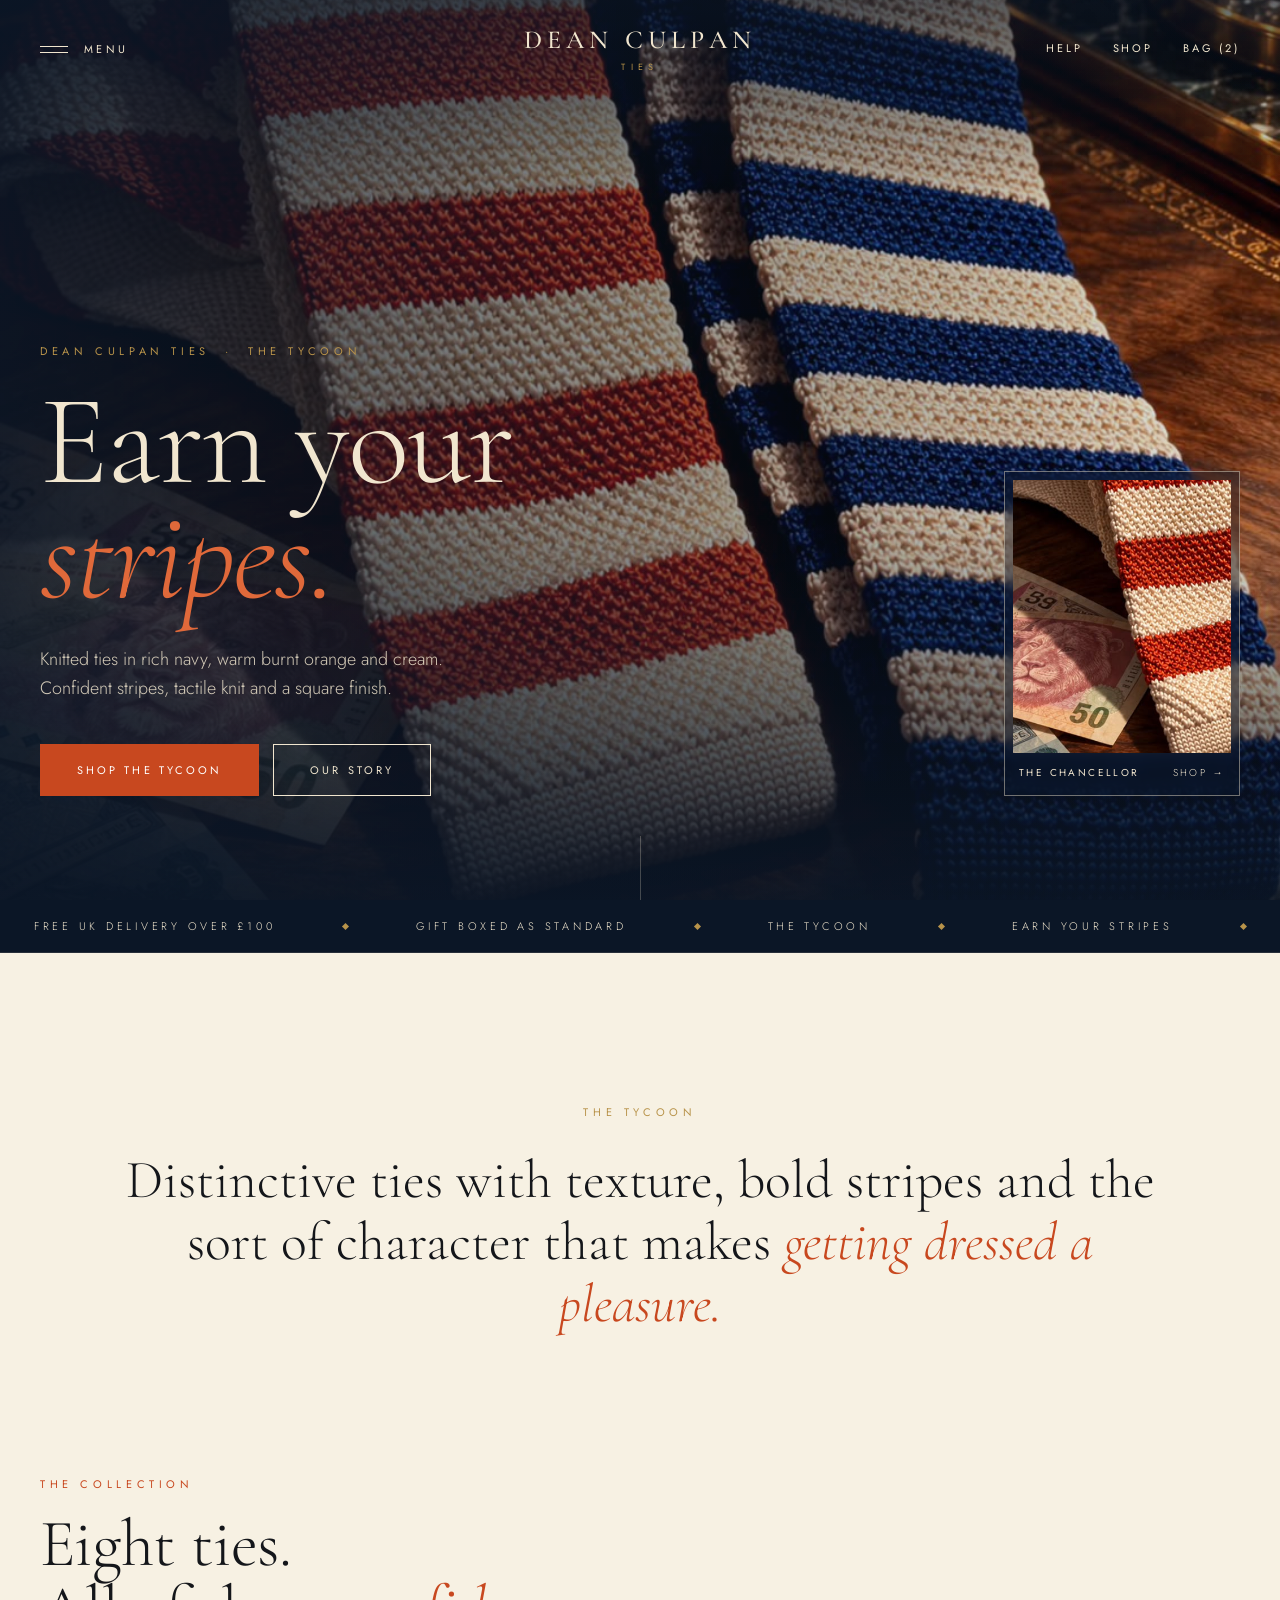
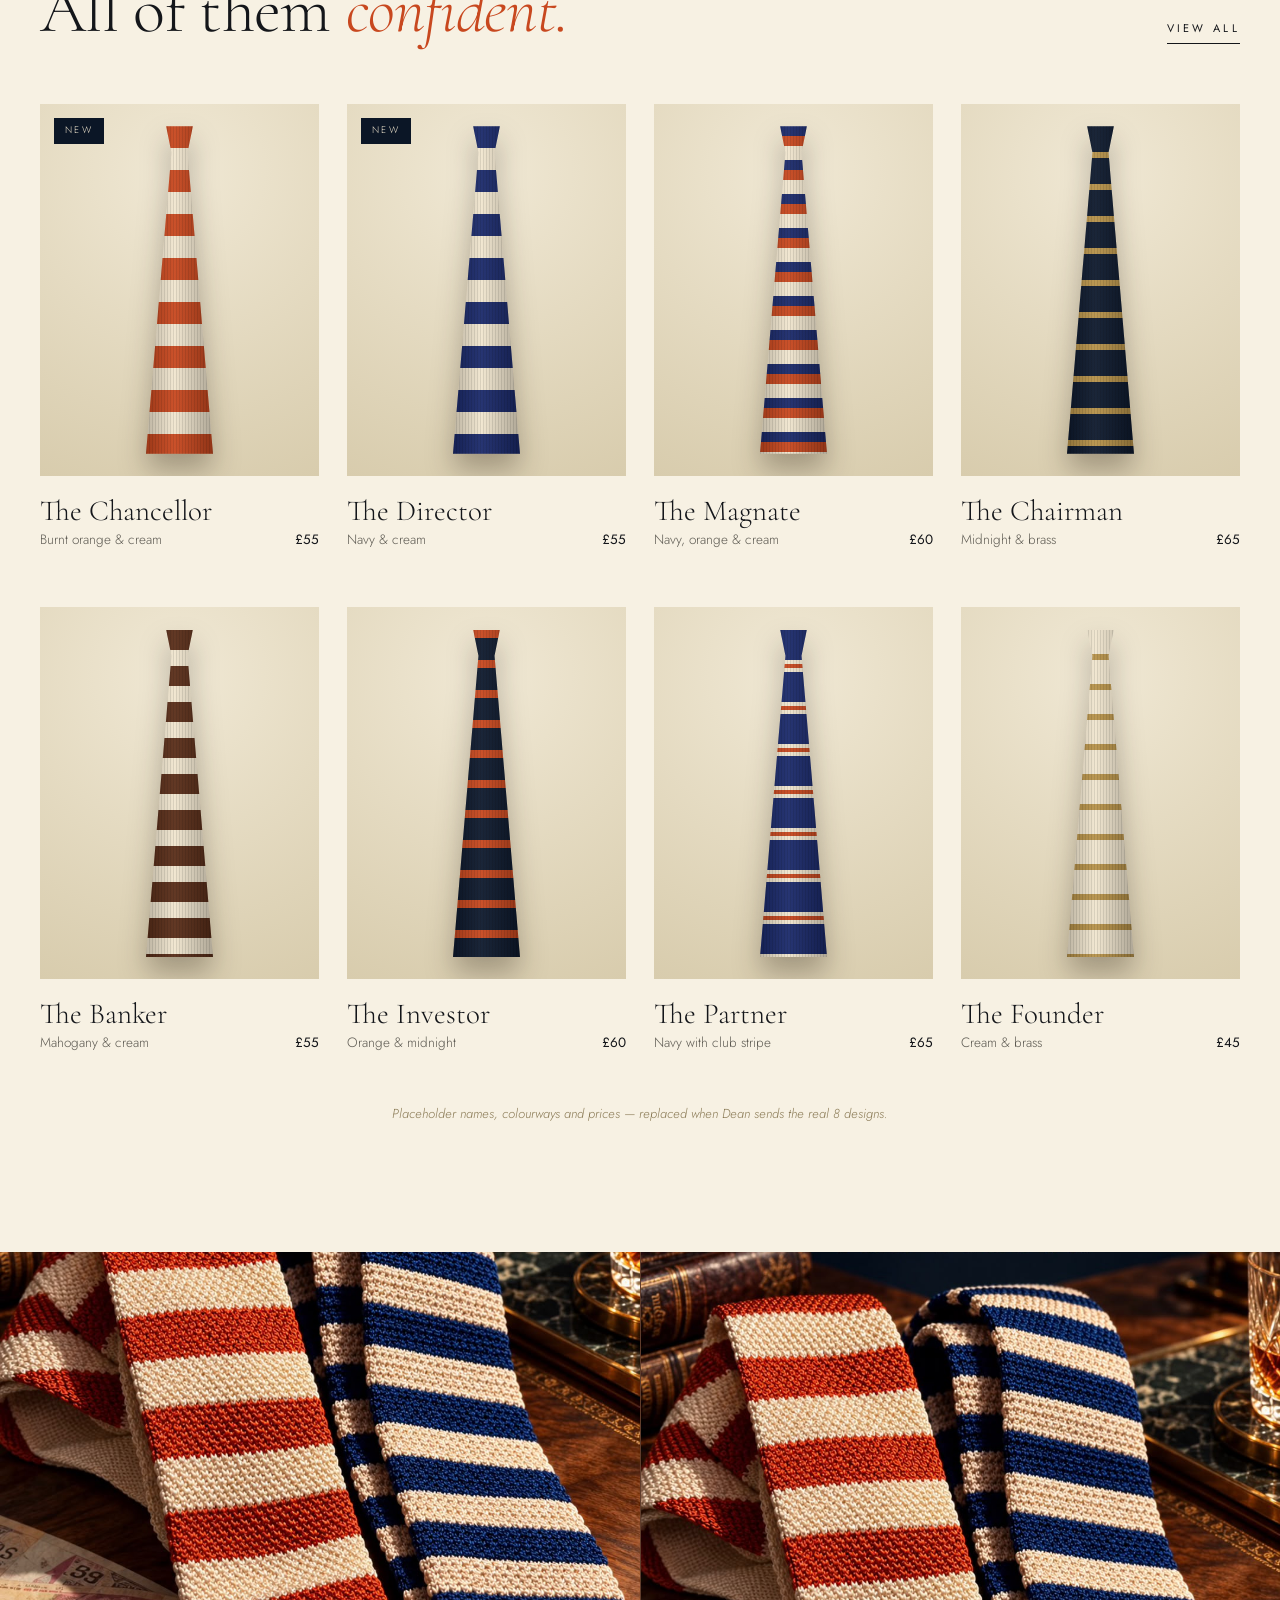
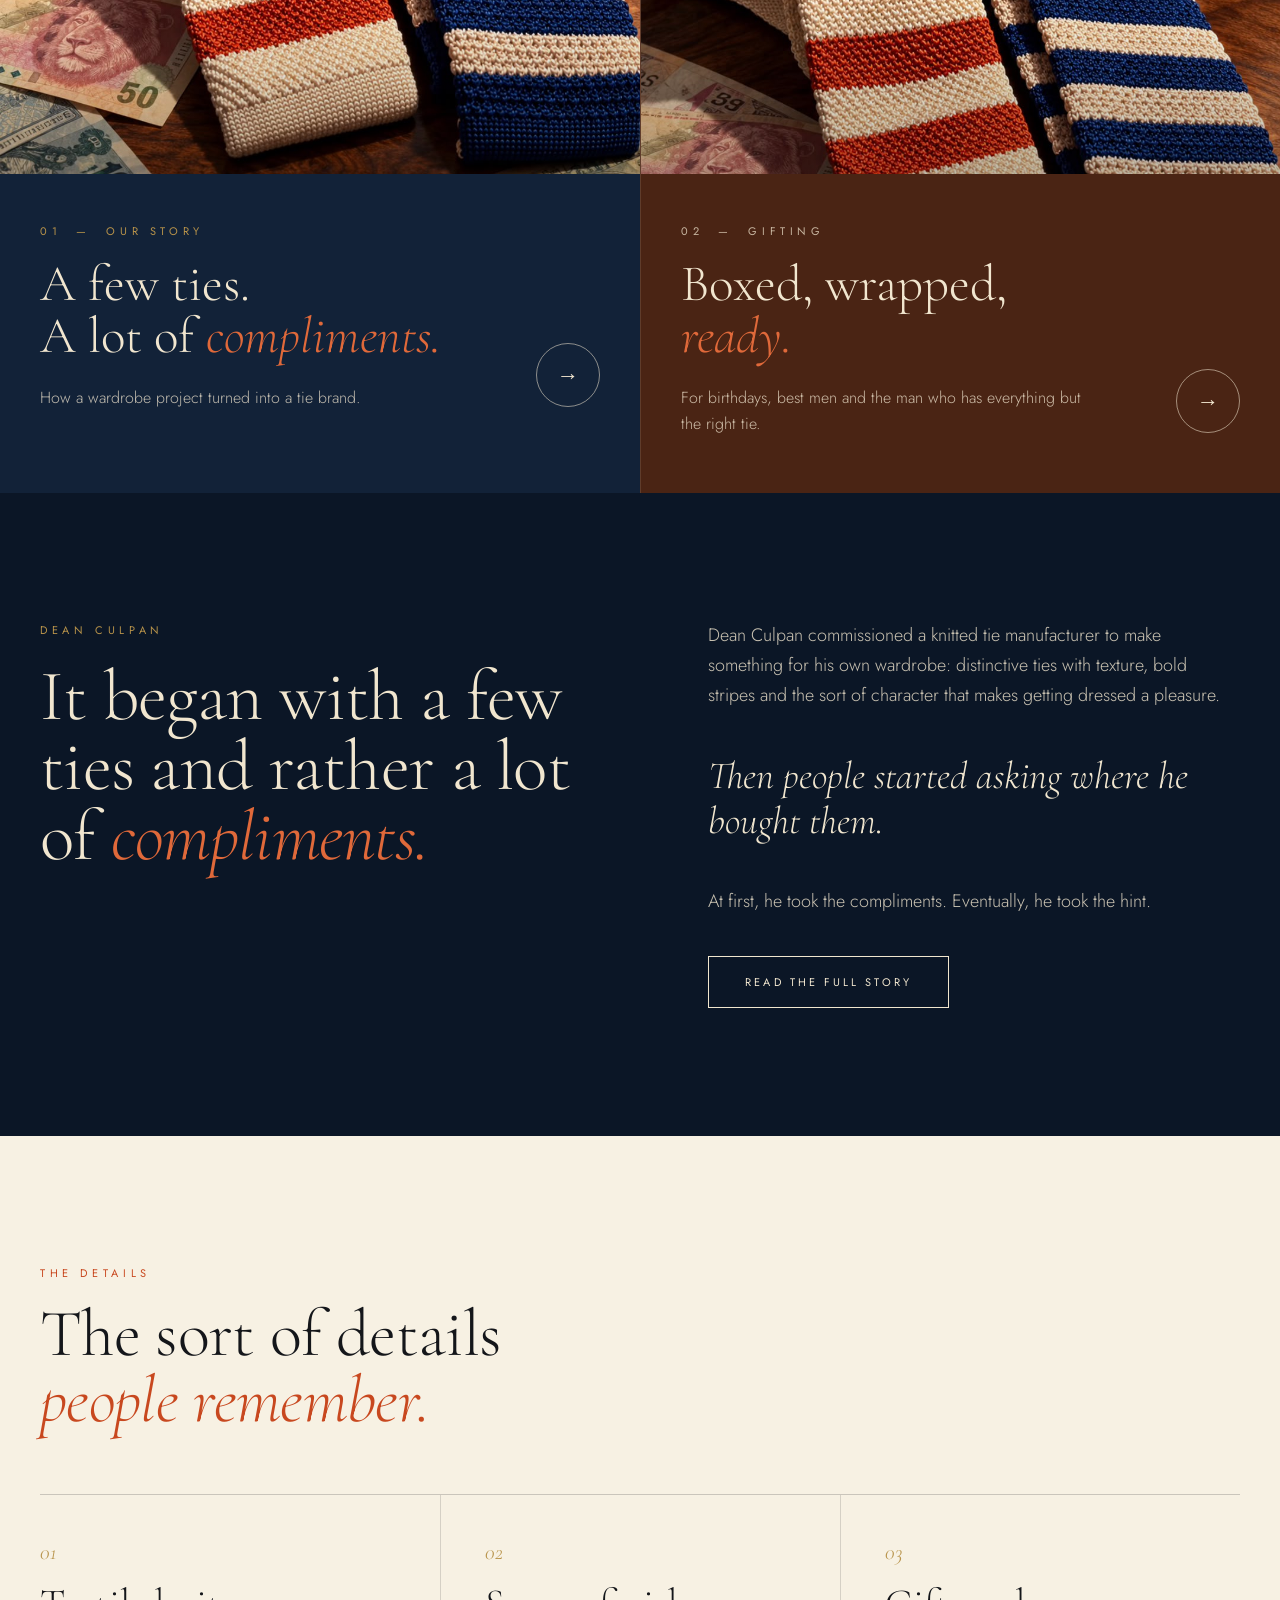
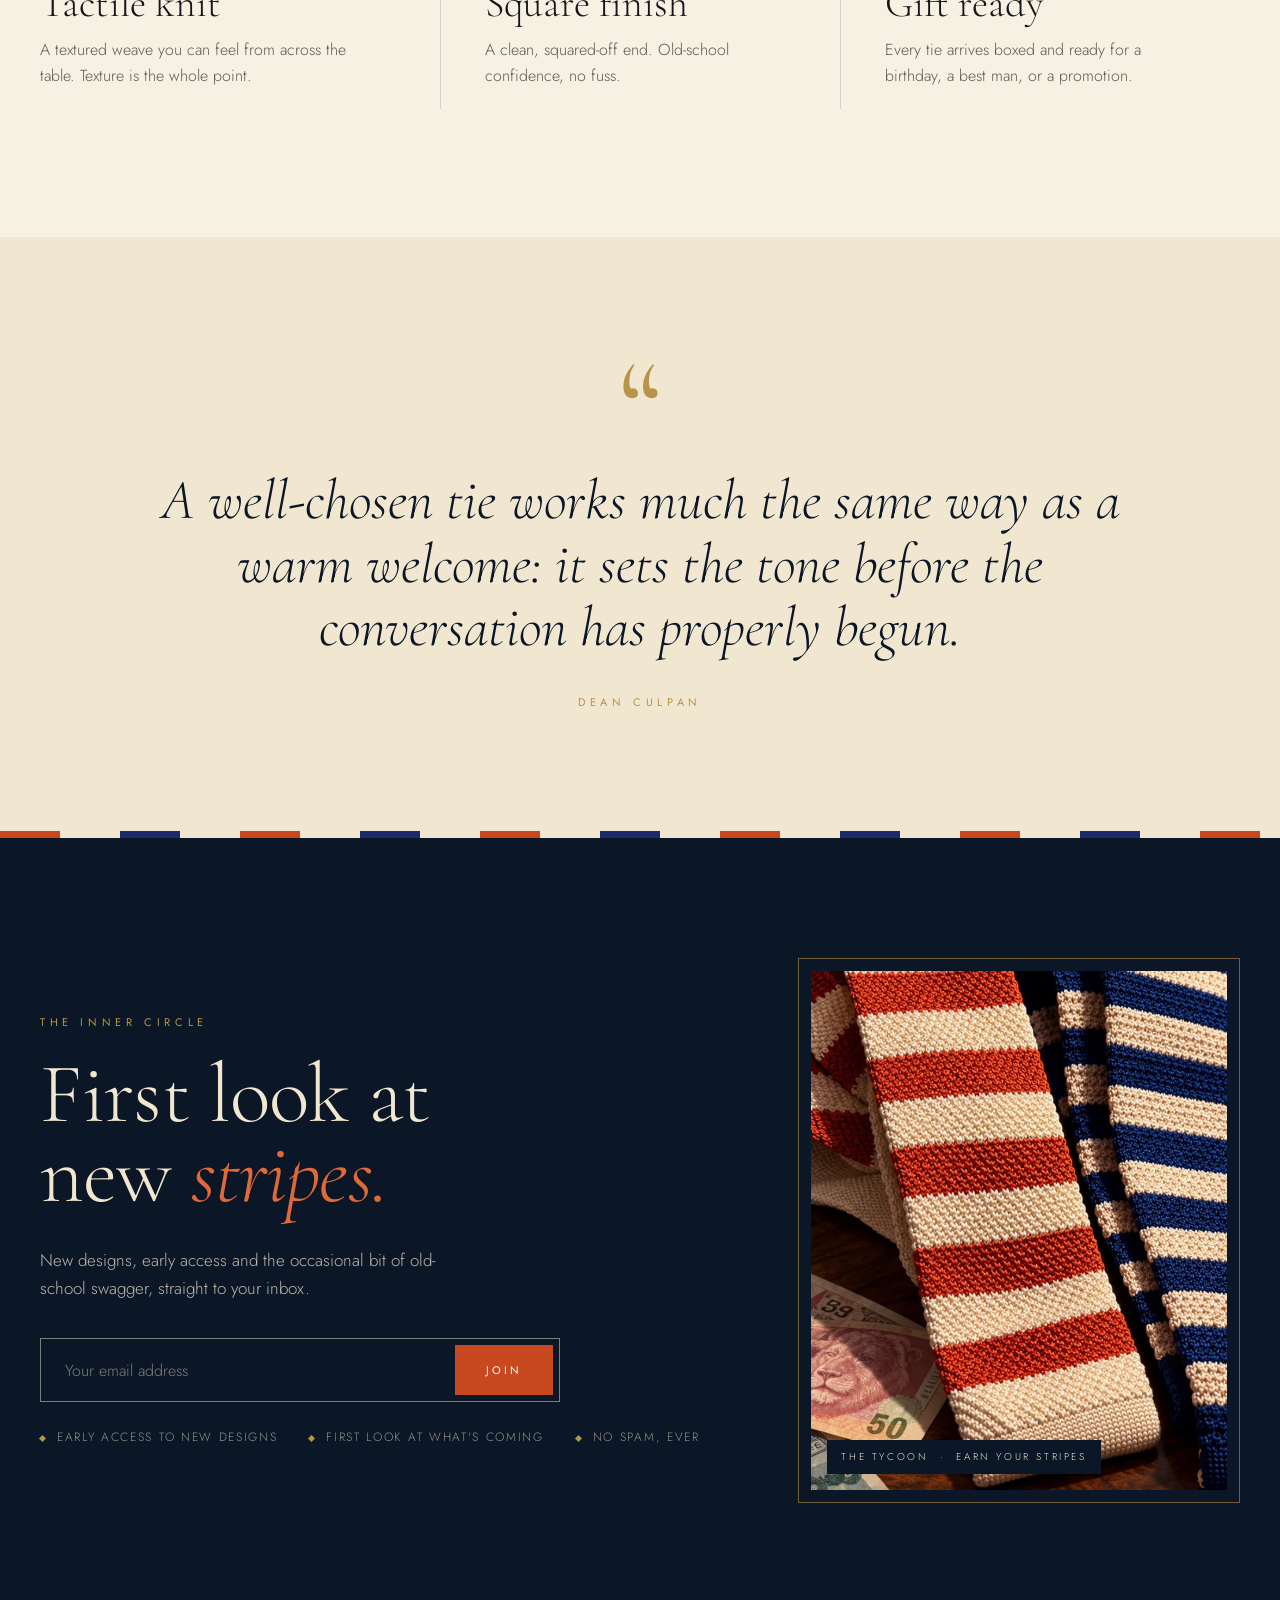
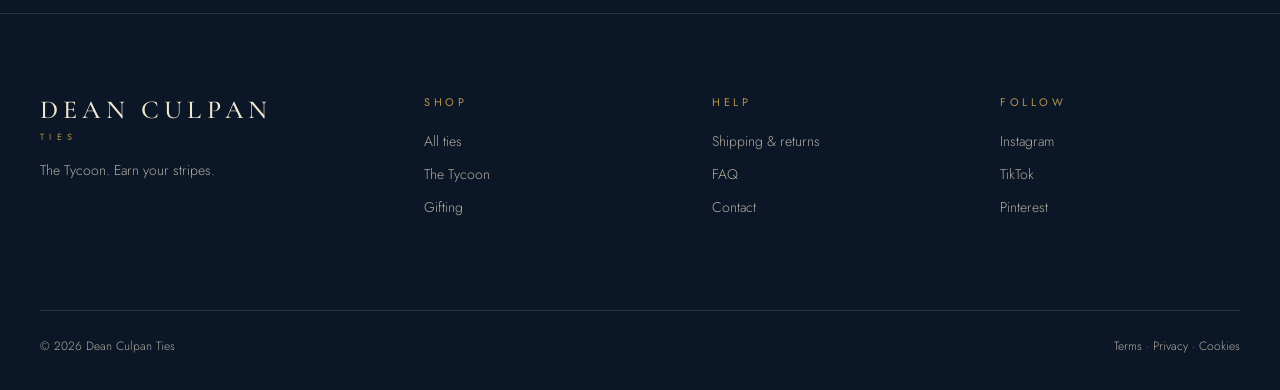
<file: index.html>
<!doctype html>
<html lang="en-GB">
<head>
<meta charset="utf-8">
<meta name="viewport" content="width=device-width, initial-scale=1">
<meta name="robots" content="noindex">
<title>Home — Dean Culpan Ties</title>
<link rel="preconnect" href="https://fonts.googleapis.com">
<link href="https://fonts.googleapis.com/css2?family=Cormorant+Garamond:ital,wght@0,300;0,400;0,500;1,300;1,400&family=Jost:wght@300;400;500&display=swap" rel="stylesheet">
<link rel="stylesheet" href="assets/style.css">
</head>
<body>
<header class="hdr"><div class="in">
  <div><button class="burger" data-menu aria-label="Open menu"><i></i><span>Menu</span></button></div>
  <a href="index.html" class="logo"><b>DEAN CULPAN</b><small>TIES</small></a>
  <div class="r"><a href="faq-contact.html">Help</a><a href="shop.html">Shop</a><a href="cart.html" class="bag">Bag (2)</a></div>
</div></header>
<div class="menu" id="menu">
  <button class="burger close" data-menu aria-label="Close menu"><i style="border:0;height:auto;width:auto;font-size:26px;line-height:1">×</i><span>Close</span></button>
  <nav><a href="shop.html"><span>01</span>Shop</a><a href="our-story.html"><span>02</span>Our Story</a><a href="gifting.html"><span>03</span>Gifting</a><a href="faq-contact.html"><span>04</span>Help &amp; FAQ</a><a href="shipping-returns.html"><span>05</span>Shipping &amp; Returns</a></nav>
  <div class="side"><p>Earn your stripes.</p></div>
  <div class="foot"><span>Instagram</span><span>TikTok</span><span>Pinterest</span></div>
</div>
<main>

<section class="hero on-dark">
  <div class="hero-bg"></div><div class="hero-shade"></div>
  <div class="hero-in">
    <div class="eyebrow">Dean Culpan Ties &nbsp;·&nbsp; The Tycoon</div>
    <h1>Earn your<br><em>stripes.</em></h1>
    <p>Knitted ties in rich navy, warm burnt orange and cream. Confident stripes, tactile knit and a square finish.</p>
    <div class="btns"><a href="shop.html" class="btn solid">Shop The Tycoon</a><a href="our-story.html" class="btn">Our story</a></div>
  </div>
  <a href="product.html" class="hero-card"><div class="pic"></div><span><b style="font-weight:400">The Chancellor</b><span style="padding:0">Shop →</span></span></a>
  <div class="cue"></div>
</section>
<div class="ticker"><div class="track"><span>Free UK delivery over £100</span><span>Gift boxed as standard</span><span>The Tycoon</span><span>Earn your stripes</span><span>Knitted · Square finish</span><span>Free UK delivery over £100</span><span>Gift boxed as standard</span><span>The Tycoon</span><span>Earn your stripes</span><span>Knitted · Square finish</span><span>Free UK delivery over £100</span><span>Gift boxed as standard</span><span>The Tycoon</span><span>Earn your stripes</span><span>Knitted · Square finish</span><span>Free UK delivery over £100</span><span>Gift boxed as standard</span><span>The Tycoon</span><span>Earn your stripes</span><span>Knitted · Square finish</span></div></div>

<section class="statement"><div class="wrap">
  <div class="eyebrow rv">The Tycoon</div>
  <p class="rv d1">Distinctive ties with texture, bold stripes and the sort of character that makes <em>getting dressed a pleasure.</em></p>
</div></section>

<section class="sec" style="padding-top:0"><div class="wrap">
  <div class="sh"><div><div class="eyebrow o rv">The collection</div><h2 class="rv d1">Eight ties.<br>All of them <em>confident.</em></h2></div><a href="shop.html" class="lnk rv d2">View all</a></div>
  <div class="grid scroll"><a href="product.html" class="card rv d0"><div class="tie"><span class="tag">New</span><div class="art"><div class="tie-shape" style="--s: repeating-linear-gradient(180deg,#c8481f 0 22px,#f1e6cf 22px 44px)"></div></div><span class="qa">Quick add</span></div><h3>The Chancellor</h3><div class="meta"><span>Burnt orange & cream</span><b>£55</b></div></a><a href="product.html" class="card rv d1"><div class="tie"><span class="tag">New</span><div class="art"><div class="tie-shape" style="--s: repeating-linear-gradient(180deg,#1b2a6b 0 22px,#f1e6cf 22px 44px)"></div></div><span class="qa">Quick add</span></div><h3>The Director</h3><div class="meta"><span>Navy & cream</span><b>£55</b></div></a><a href="product.html" class="card rv d2"><div class="tie"><div class="art"><div class="tie-shape" style="--s: repeating-linear-gradient(180deg,#1b2a6b 0 10px,#c8481f 10px 20px,#f1e6cf 20px 34px)"></div></div><span class="qa">Quick add</span></div><h3>The Magnate</h3><div class="meta"><span>Navy, orange & cream</span><b>£60</b></div></a><a href="product.html" class="card rv d3"><div class="tie"><div class="art"><div class="tie-shape" style="--s: repeating-linear-gradient(180deg,#0e1a2e 0 26px,#b8934a 26px 32px)"></div></div><span class="qa">Quick add</span></div><h3>The Chairman</h3><div class="meta"><span>Midnight & brass</span><b>£65</b></div></a><a href="product.html" class="card rv d0"><div class="tie"><div class="art"><div class="tie-shape" style="--s: repeating-linear-gradient(180deg,#5a2e19 0 20px,#f1e6cf 20px 36px)"></div></div><span class="qa">Quick add</span></div><h3>The Banker</h3><div class="meta"><span>Mahogany & cream</span><b>£55</b></div></a><a href="product.html" class="card rv d1"><div class="tie"><div class="art"><div class="tie-shape" style="--s: repeating-linear-gradient(180deg,#c8481f 0 8px,#0e1a2e 8px 30px)"></div></div><span class="qa">Quick add</span></div><h3>The Investor</h3><div class="meta"><span>Orange & midnight</span><b>£60</b></div></a><a href="product.html" class="card rv d2"><div class="tie"><div class="art"><div class="tie-shape" style="--s: repeating-linear-gradient(180deg,#1b2a6b 0 30px,#f1e6cf 30px 34px,#c8481f 34px 38px,#f1e6cf 38px 42px)"></div></div><span class="qa">Quick add</span></div><h3>The Partner</h3><div class="meta"><span>Navy with club stripe</span><b>£65</b></div></a><a href="product.html" class="card rv d3"><div class="tie"><div class="art"><div class="tie-shape" style="--s: repeating-linear-gradient(180deg,#f1e6cf 0 24px,#b8934a 24px 30px)"></div></div><span class="qa">Quick add</span></div><h3>The Founder</h3><div class="meta"><span>Cream & brass</span><b>£45</b></div></a></div>
  <p class="note">Placeholder names, colourways and prices — replaced when Dean sends the real 8 designs.</p>
</div></section>

<section class="panels">
  <a href="our-story.html" class="panel"><div class="img"><div class="bgi" style="background-image:url(assets/hero-tycoon.jpg);background-position:center 72%"></div></div>
    <div class="tx"><div class="eyebrow rv">01 &nbsp;—&nbsp; Our story</div><h3 class="rv d1">A few ties.<br>A lot of <em>compliments.</em></h3><p class="rv d2">How a wardrobe project turned into a tie brand.</p><span class="go">→</span></div></a>
  <a href="gifting.html" class="panel gift"><div class="img"><div class="bgi" style="background-image:url(assets/hero-tycoon.jpg);background-position:center 42%"></div></div>
    <div class="tx"><div class="eyebrow rv">02 &nbsp;—&nbsp; Gifting</div><h3 class="rv d1">Boxed, wrapped,<br><em>ready.</em></h3><p class="rv d2">For birthdays, best men and the man who has everything but the right tie.</p><span class="go">→</span></div></a>
</section>

<section class="story on-dark sec"><div class="wrap story-grid">
  <div><div class="eyebrow rv">Dean Culpan</div><h2 class="rv d1">It began with a few ties and rather a lot of <em>compliments.</em></h2></div>
  <div class="col">
    <p class="rv">Dean Culpan commissioned a knitted tie manufacturer to make something for his own wardrobe: distinctive ties with texture, bold stripes and the sort of character that makes getting dressed a pleasure.</p>
    <p class="big rv">Then people started asking where he bought them.</p>
    <p class="rv">At first, he took the compliments. Eventually, he took the hint.</p>
    <a href="our-story.html" class="btn rv" style="margin-top:14px">Read the full story</a>
  </div>
</div></section>

<section class="sec"><div class="wrap">
  <div class="sh"><div><div class="eyebrow o rv">The details</div><h2 class="rv d1">The sort of details<br><em>people remember.</em></h2></div></div>
  <div class="facts">
    <div class="rv"><div class="n">01</div><h3>Tactile knit</h3><p>A textured weave you can feel from across the table. Texture is the whole point.</p></div>
    <div class="rv d1"><div class="n">02</div><h3>Square finish</h3><p>A clean, squared-off end. Old-school confidence, no fuss.</p></div>
    <div class="rv d2"><div class="n">03</div><h3>Gift ready</h3><p>Every tie arrives boxed and ready for a birthday, a best man, or a promotion.</p></div>
  </div>
</div></section>

<div class="quote"><div class="wrap">
  <blockquote class="rv">A well-chosen tie works much the same way as a warm welcome: it sets the tone before the conversation has properly begun.</blockquote>
  <cite class="eyebrow rv d1">Dean Culpan</cite>
</div></div>

</main>
<footer>
  <div class="stripes"></div>
  <div class="big-cta"><div class="wrap cta-grid">
    <div class="cta-l">
      <div class="eyebrow rv">The Inner Circle</div>
      <h2 class="rv d1">First look at<br>new <em>stripes.</em></h2>
      <p class="cta-p rv d2">New designs, early access and the occasional bit of old-school swagger, straight to your inbox.</p>
      <form class="nl rv d2" onsubmit="return false"><input type="email" placeholder="Your email address" aria-label="Email address"><button class="btn solid">Join</button></form>
      <ul class="perks-f rv d3"><li>Early access to new designs</li><li>First look at what's coming</li><li>No spam, ever</li></ul>
    </div>
    <div class="cta-r rv d1"><div class="frame"><div class="pic"></div><span>The Tycoon &nbsp;·&nbsp; Earn your stripes</span></div></div>
  </div></div>
  <div class="wrap">
    <div class="foot-grid">
      <div><div class="logo"><b>DEAN CULPAN</b><small>TIES</small></div><p>The Tycoon. Earn your stripes.</p></div>
      <div><h4>Shop</h4><ul><li><a href="shop.html">All ties</a></li><li><a href="shop.html">The Tycoon</a></li><li><a href="gifting.html">Gifting</a></li></ul></div>
      <div><h4>Help</h4><ul><li><a href="shipping-returns.html">Shipping &amp; returns</a></li><li><a href="faq-contact.html">FAQ</a></li><li><a href="faq-contact.html#contact">Contact</a></li></ul></div>
      <div><h4>Follow</h4><ul><li>Instagram</li><li>TikTok</li><li>Pinterest</li></ul></div>
    </div>
    <div class="legal"><span>© 2026 Dean Culpan Ties</span><span>Terms · Privacy · Cookies</span></div>
  </div>
</footer>
<script>
(function(){var d=document,h=d.documentElement;h.classList.add('js');
var hd=d.querySelector('.hdr');function s(){hd.classList.toggle('solid',window.scrollY>40)}s();addEventListener('scroll',s,{passive:true});
var m=d.getElementById('menu');
d.querySelectorAll('[data-menu]').forEach(function(b){b.addEventListener('click',function(){m.classList.toggle('open');h.classList.toggle('lock',m.classList.contains('open'))})});
m.querySelectorAll('nav a').forEach(function(a){a.addEventListener('click',function(){m.classList.remove('open');h.classList.remove('lock')})});
var io=new IntersectionObserver(function(es){es.forEach(function(e){if(e.isIntersecting){e.target.classList.add('in');io.unobserve(e.target)}})},{threshold:.1});
d.querySelectorAll('.rv').forEach(function(e){io.observe(e)});
d.querySelectorAll('.qty').forEach(function(q){var sp=q.querySelector('span'),b=q.querySelectorAll('button');b[0].onclick=function(){sp.textContent=Math.max(1,+sp.textContent-1)};b[1].onclick=function(){sp.textContent=+sp.textContent+1}});
function one(sel,item){d.querySelectorAll(sel).forEach(function(g){g.querySelectorAll(item).forEach(function(c){c.addEventListener('click',function(){g.querySelectorAll(item).forEach(function(x){x.classList.remove('on')});c.classList.add('on')})})})}
one('.swatches','.sw');one('.chips','.chip');one('.thumbs','.t');
})();
</script>
</body>
</html>
</file>
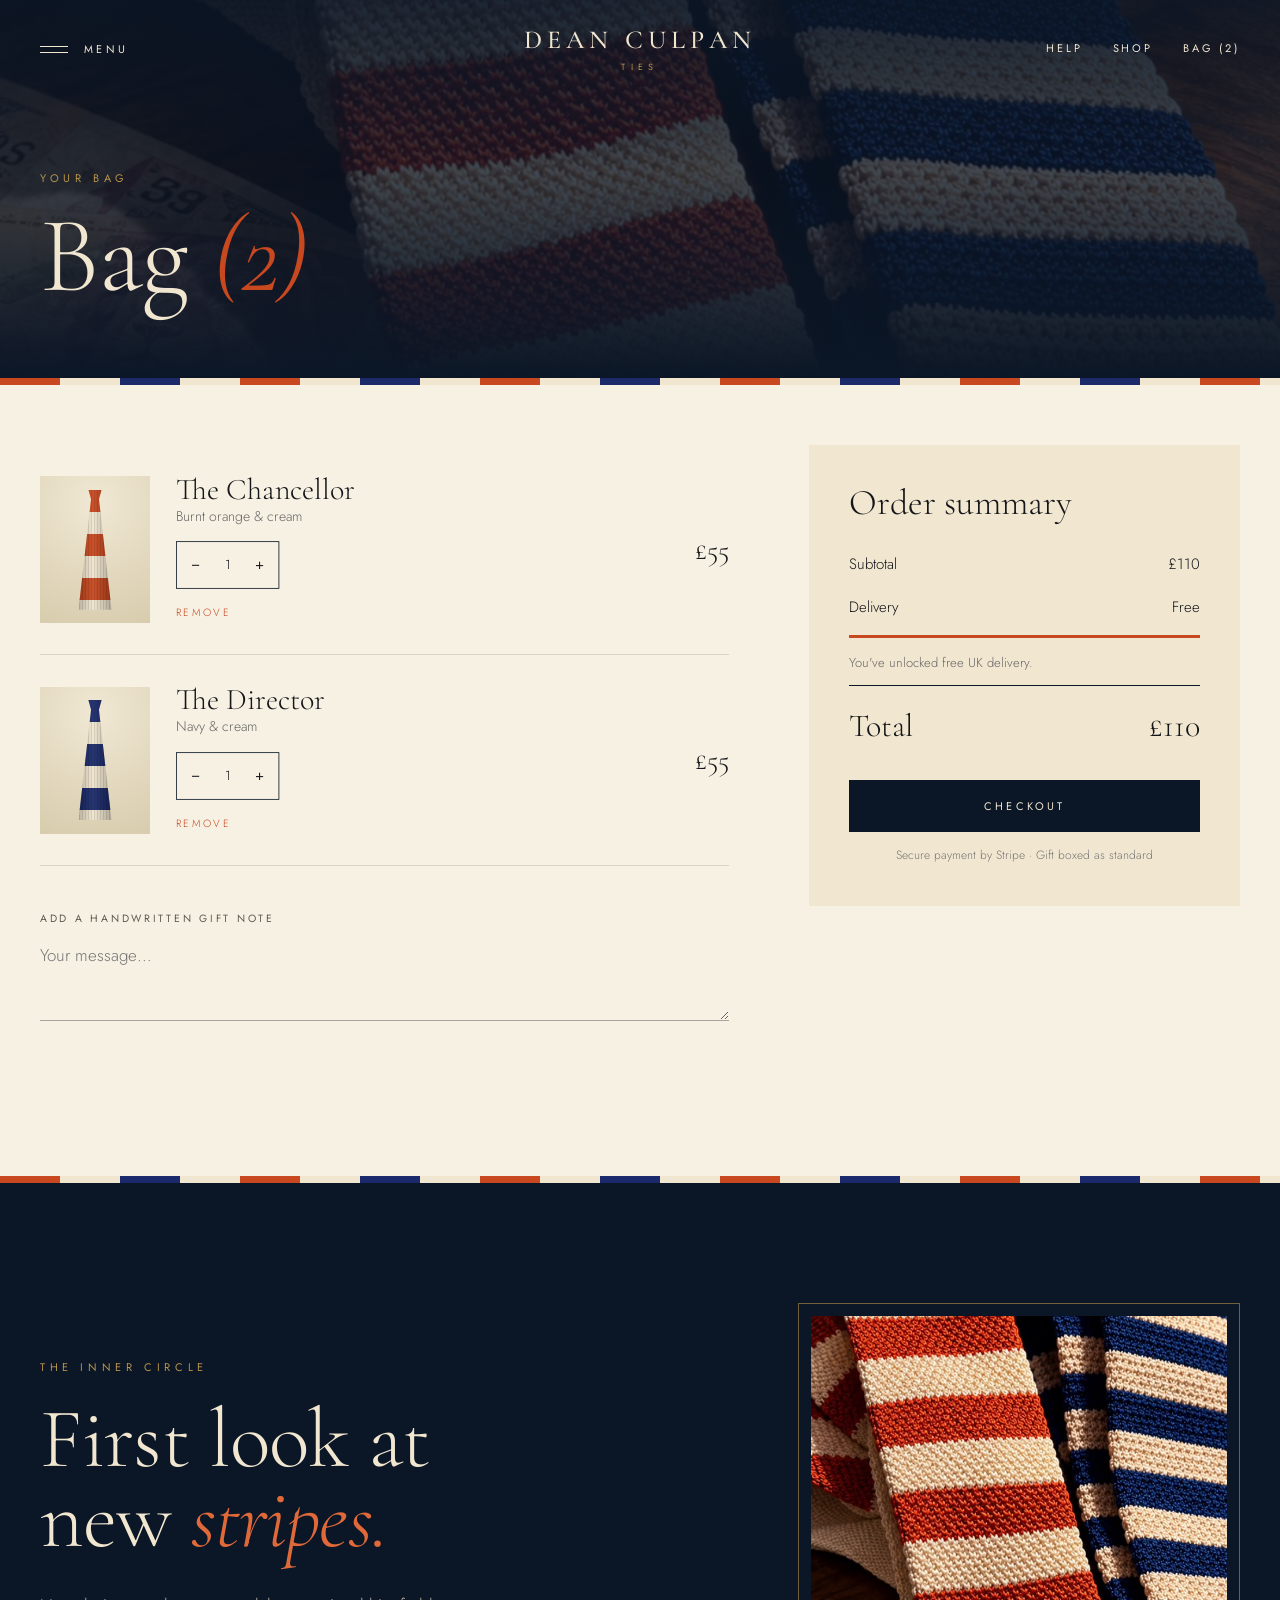
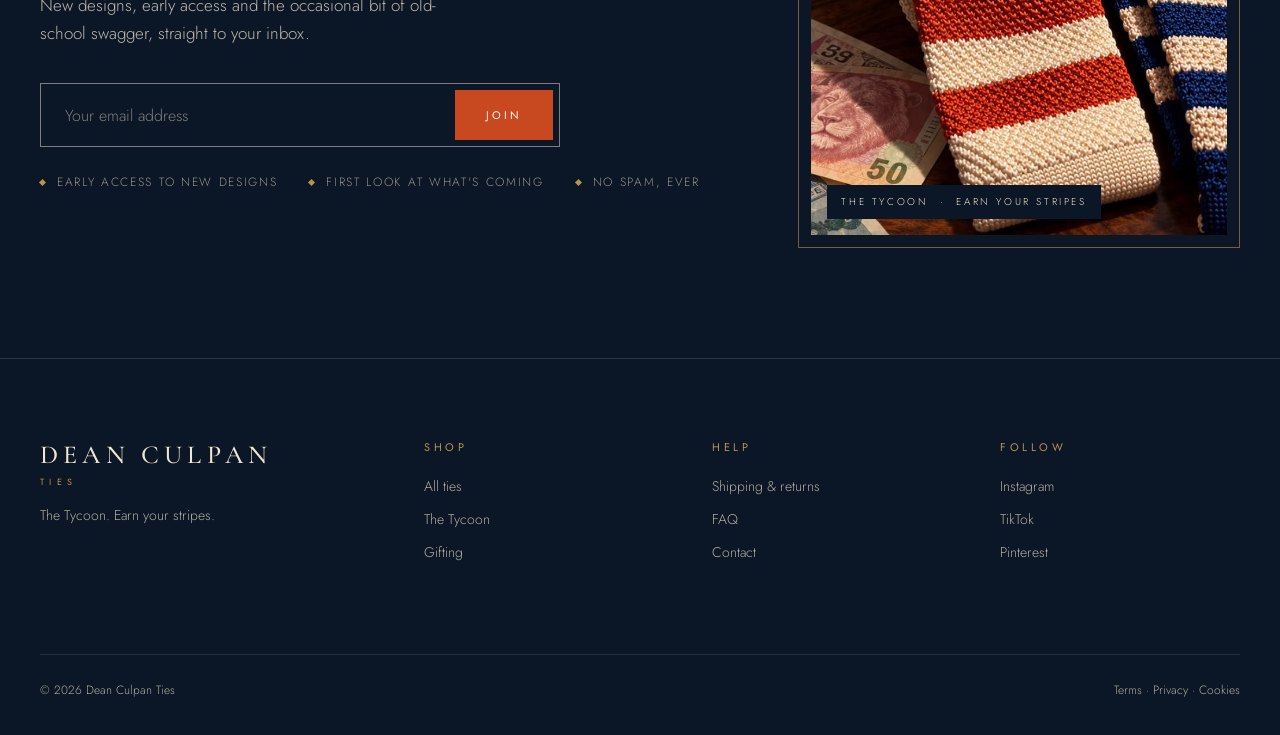
<file: cart.html>
<!doctype html>
<html lang="en-GB">
<head>
<meta charset="utf-8">
<meta name="viewport" content="width=device-width, initial-scale=1">
<meta name="robots" content="noindex">
<title>Your Bag — Dean Culpan Ties</title>
<link rel="preconnect" href="https://fonts.googleapis.com">
<link href="https://fonts.googleapis.com/css2?family=Cormorant+Garamond:ital,wght@0,300;0,400;0,500;1,300;1,400&family=Jost:wght@300;400;500&display=swap" rel="stylesheet">
<link rel="stylesheet" href="assets/style.css">
</head>
<body>
<header class="hdr"><div class="in">
  <div><button class="burger" data-menu aria-label="Open menu"><i></i><span>Menu</span></button></div>
  <a href="index.html" class="logo"><b>DEAN CULPAN</b><small>TIES</small></a>
  <div class="r"><a href="faq-contact.html">Help</a><a href="shop.html">Shop</a><a href="cart.html" class="bag">Bag (2)</a></div>
</div></header>
<div class="menu" id="menu">
  <button class="burger close" data-menu aria-label="Close menu"><i style="border:0;height:auto;width:auto;font-size:26px;line-height:1">×</i><span>Close</span></button>
  <nav><a href="shop.html"><span>01</span>Shop</a><a href="our-story.html"><span>02</span>Our Story</a><a href="gifting.html"><span>03</span>Gifting</a><a href="faq-contact.html"><span>04</span>Help &amp; FAQ</a><a href="shipping-returns.html"><span>05</span>Shipping &amp; Returns</a></nav>
  <div class="side"><p>Earn your stripes.</p></div>
  <div class="foot"><span>Instagram</span><span>TikTok</span><span>Pinterest</span></div>
</div>
<main>
<div class="ph sm" style="--pos:center 70%"><div class="bg"></div><div class="wrap"><div class="eyebrow">Your bag</div><h1>Bag <em>(2)</em></h1></div></div><div class="stripes"></div>
<div class="cart-grid" style="padding-top:60px">
  <div>
    <div class="line"><div class="th"><div class="art"><div class="tie-shape" style="--s: repeating-linear-gradient(180deg,#c8481f 0 22px,#f1e6cf 22px 44px)"></div></div></div><div><h3>The Chancellor</h3><div class="m">Burnt orange & cream</div><div class="qty"><button>−</button><span>1</span><button>+</button></div><br><span class="rm">Remove</span></div><div class="pr">£55</div></div><div class="line"><div class="th"><div class="art"><div class="tie-shape" style="--s: repeating-linear-gradient(180deg,#1b2a6b 0 22px,#f1e6cf 22px 44px)"></div></div></div><div><h3>The Director</h3><div class="m">Navy & cream</div><div class="qty"><button>−</button><span>1</span><button>+</button></div><br><span class="rm">Remove</span></div><div class="pr">£55</div></div>
    <label class="field" style="margin-top:44px"><span>Add a handwritten gift note</span><textarea placeholder="Your message…" style="min-height:90px"></textarea></label>
  </div>
  <aside class="summary">
    <h3>Order summary</h3>
    <div class="sum-row"><span>Subtotal</span><span>£110</span></div>
    <div class="sum-row"><span>Delivery</span><span>Free</span></div>
    <div class="progress"><div></div></div>
    <div style="font-size:13px;color:#666">You've unlocked free UK delivery.</div>
    <div class="sum-row total"><span>Total</span><span>£110</span></div>
    <a href="checkout.html" class="btn fill">Checkout</a>
    <div class="small">Secure payment by Stripe · Gift boxed as standard</div>
  </aside>
</div>

</main>
<footer>
  <div class="stripes"></div>
  <div class="big-cta"><div class="wrap cta-grid">
    <div class="cta-l">
      <div class="eyebrow rv">The Inner Circle</div>
      <h2 class="rv d1">First look at<br>new <em>stripes.</em></h2>
      <p class="cta-p rv d2">New designs, early access and the occasional bit of old-school swagger, straight to your inbox.</p>
      <form class="nl rv d2" onsubmit="return false"><input type="email" placeholder="Your email address" aria-label="Email address"><button class="btn solid">Join</button></form>
      <ul class="perks-f rv d3"><li>Early access to new designs</li><li>First look at what's coming</li><li>No spam, ever</li></ul>
    </div>
    <div class="cta-r rv d1"><div class="frame"><div class="pic"></div><span>The Tycoon &nbsp;·&nbsp; Earn your stripes</span></div></div>
  </div></div>
  <div class="wrap">
    <div class="foot-grid">
      <div><div class="logo"><b>DEAN CULPAN</b><small>TIES</small></div><p>The Tycoon. Earn your stripes.</p></div>
      <div><h4>Shop</h4><ul><li><a href="shop.html">All ties</a></li><li><a href="shop.html">The Tycoon</a></li><li><a href="gifting.html">Gifting</a></li></ul></div>
      <div><h4>Help</h4><ul><li><a href="shipping-returns.html">Shipping &amp; returns</a></li><li><a href="faq-contact.html">FAQ</a></li><li><a href="faq-contact.html#contact">Contact</a></li></ul></div>
      <div><h4>Follow</h4><ul><li>Instagram</li><li>TikTok</li><li>Pinterest</li></ul></div>
    </div>
    <div class="legal"><span>© 2026 Dean Culpan Ties</span><span>Terms · Privacy · Cookies</span></div>
  </div>
</footer>
<script>
(function(){var d=document,h=d.documentElement;h.classList.add('js');
var hd=d.querySelector('.hdr');function s(){hd.classList.toggle('solid',window.scrollY>40)}s();addEventListener('scroll',s,{passive:true});
var m=d.getElementById('menu');
d.querySelectorAll('[data-menu]').forEach(function(b){b.addEventListener('click',function(){m.classList.toggle('open');h.classList.toggle('lock',m.classList.contains('open'))})});
m.querySelectorAll('nav a').forEach(function(a){a.addEventListener('click',function(){m.classList.remove('open');h.classList.remove('lock')})});
var io=new IntersectionObserver(function(es){es.forEach(function(e){if(e.isIntersecting){e.target.classList.add('in');io.unobserve(e.target)}})},{threshold:.1});
d.querySelectorAll('.rv').forEach(function(e){io.observe(e)});
d.querySelectorAll('.qty').forEach(function(q){var sp=q.querySelector('span'),b=q.querySelectorAll('button');b[0].onclick=function(){sp.textContent=Math.max(1,+sp.textContent-1)};b[1].onclick=function(){sp.textContent=+sp.textContent+1}});
function one(sel,item){d.querySelectorAll(sel).forEach(function(g){g.querySelectorAll(item).forEach(function(c){c.addEventListener('click',function(){g.querySelectorAll(item).forEach(function(x){x.classList.remove('on')});c.classList.add('on')})})})}
one('.swatches','.sw');one('.chips','.chip');one('.thumbs','.t');
})();
</script>
</body>
</html>
</file>
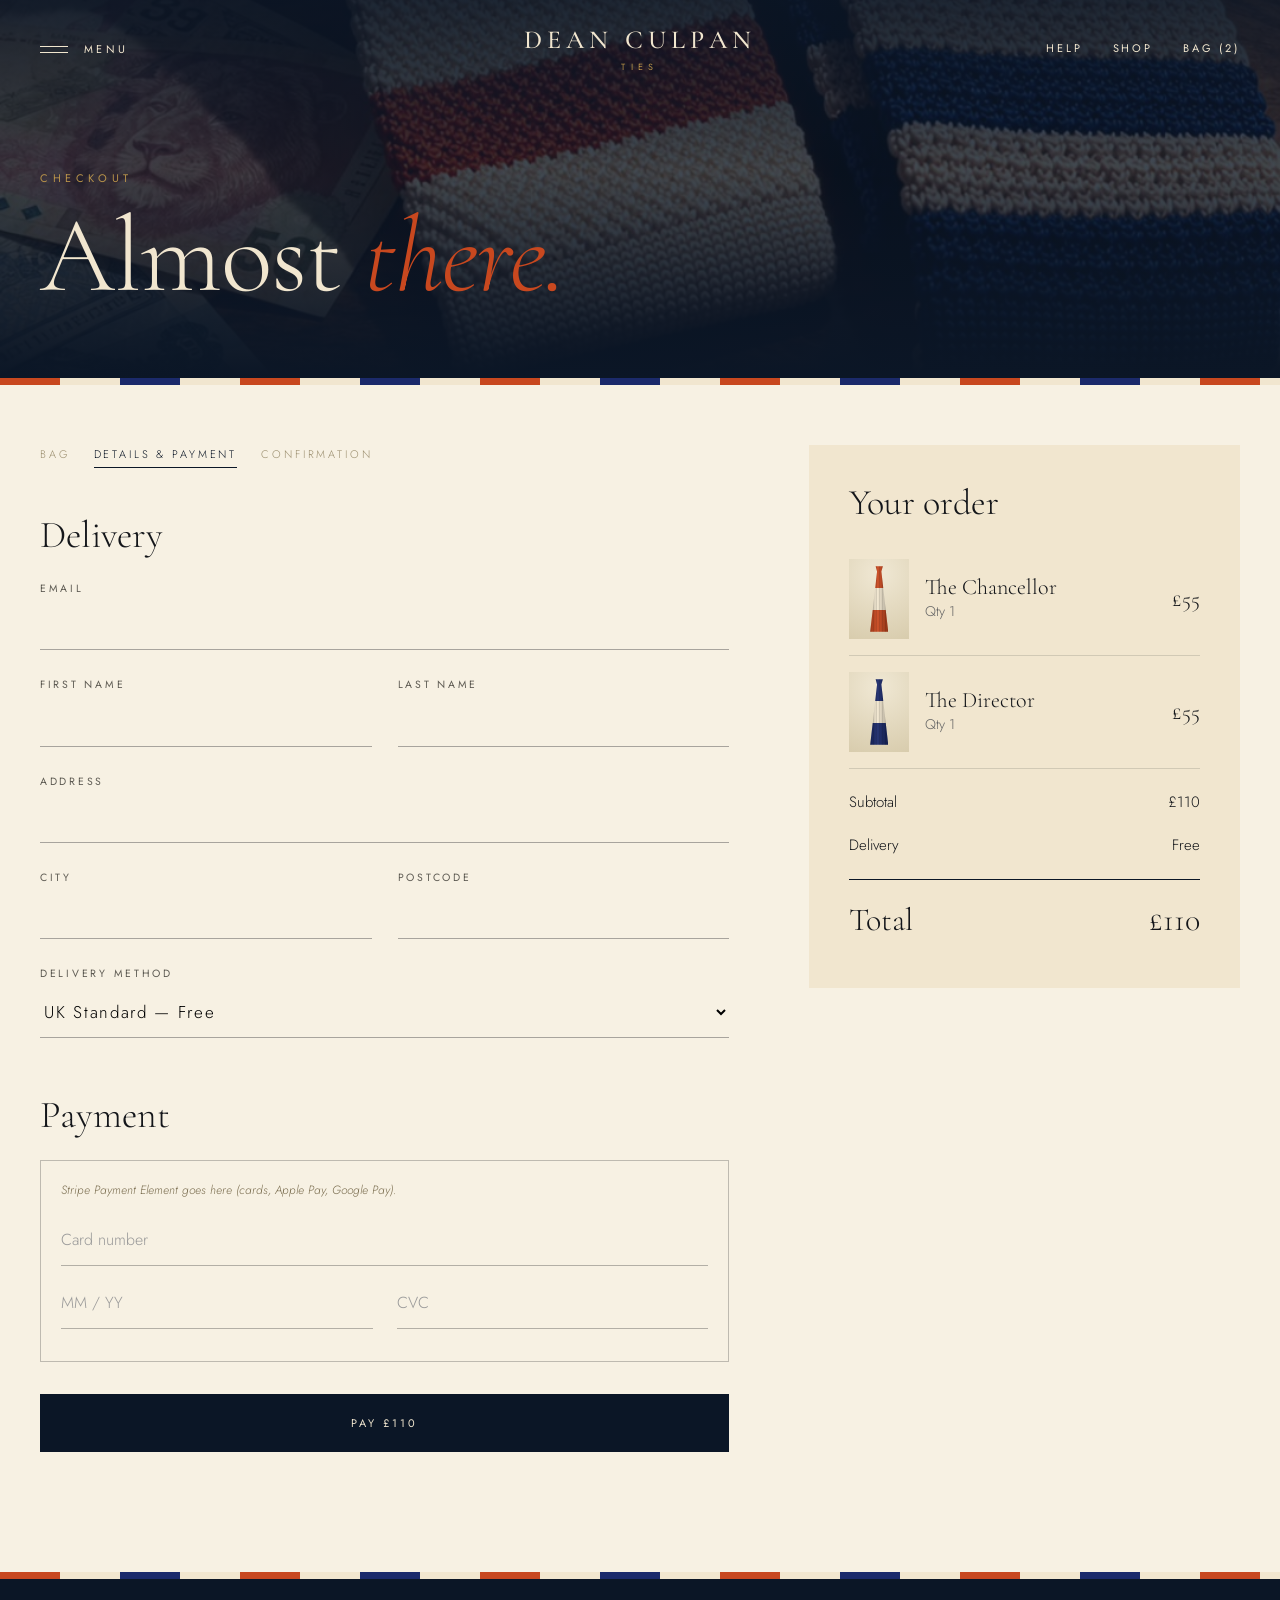
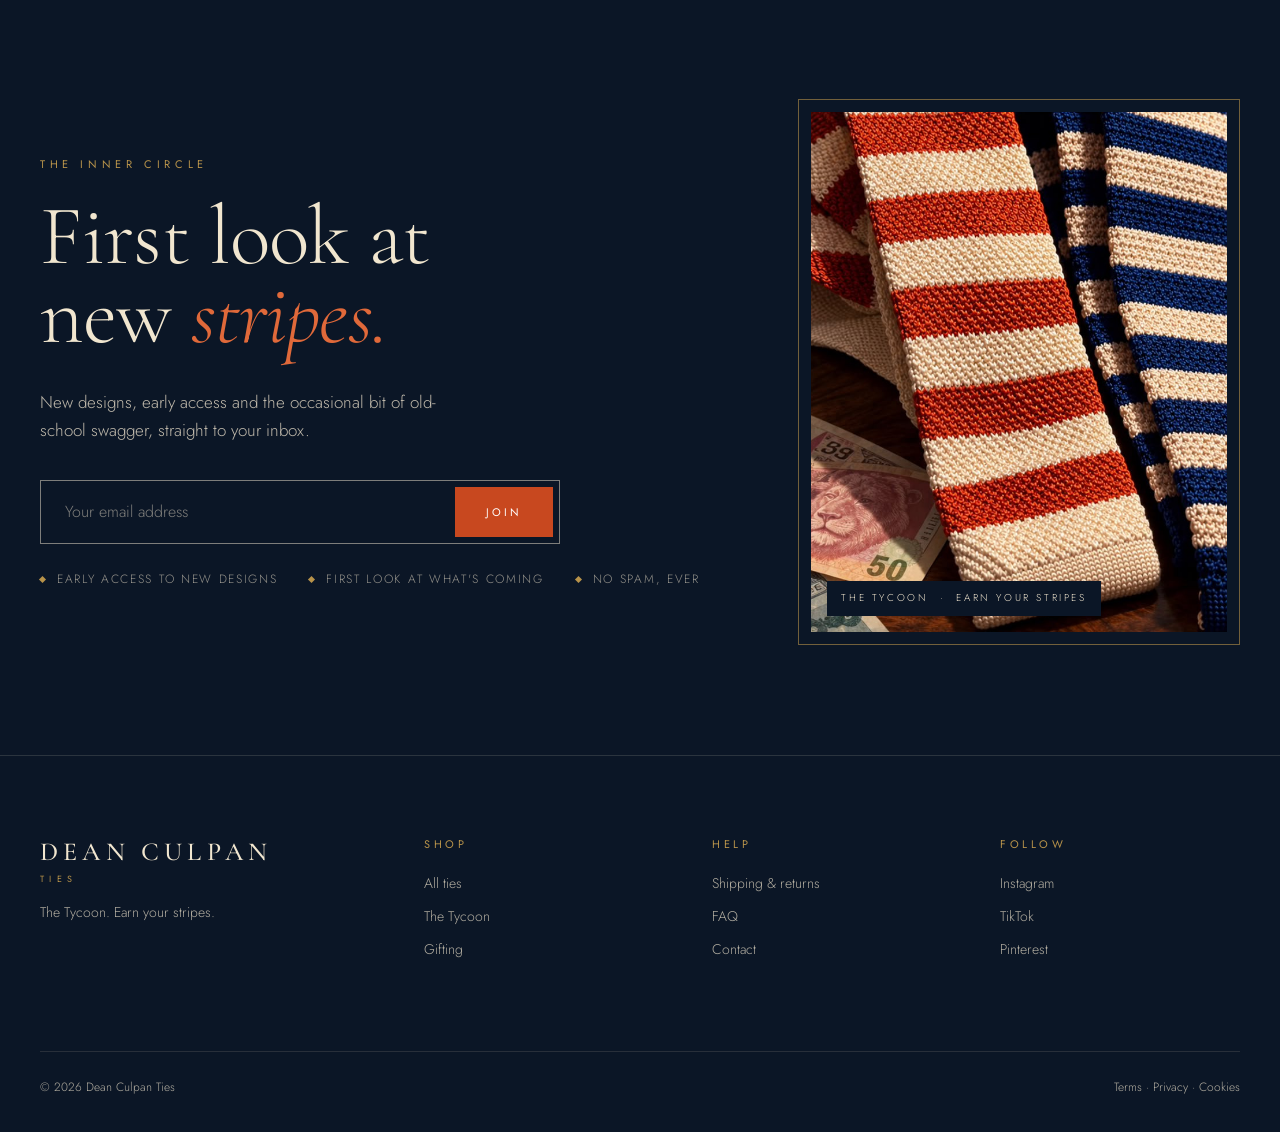
<file: checkout.html>
<!doctype html>
<html lang="en-GB">
<head>
<meta charset="utf-8">
<meta name="viewport" content="width=device-width, initial-scale=1">
<meta name="robots" content="noindex">
<title>Checkout — Dean Culpan Ties</title>
<link rel="preconnect" href="https://fonts.googleapis.com">
<link href="https://fonts.googleapis.com/css2?family=Cormorant+Garamond:ital,wght@0,300;0,400;0,500;1,300;1,400&family=Jost:wght@300;400;500&display=swap" rel="stylesheet">
<link rel="stylesheet" href="assets/style.css">
</head>
<body>
<header class="hdr"><div class="in">
  <div><button class="burger" data-menu aria-label="Open menu"><i></i><span>Menu</span></button></div>
  <a href="index.html" class="logo"><b>DEAN CULPAN</b><small>TIES</small></a>
  <div class="r"><a href="faq-contact.html">Help</a><a href="shop.html">Shop</a><a href="cart.html" class="bag">Bag (2)</a></div>
</div></header>
<div class="menu" id="menu">
  <button class="burger close" data-menu aria-label="Close menu"><i style="border:0;height:auto;width:auto;font-size:26px;line-height:1">×</i><span>Close</span></button>
  <nav><a href="shop.html"><span>01</span>Shop</a><a href="our-story.html"><span>02</span>Our Story</a><a href="gifting.html"><span>03</span>Gifting</a><a href="faq-contact.html"><span>04</span>Help &amp; FAQ</a><a href="shipping-returns.html"><span>05</span>Shipping &amp; Returns</a></nav>
  <div class="side"><p>Earn your stripes.</p></div>
  <div class="foot"><span>Instagram</span><span>TikTok</span><span>Pinterest</span></div>
</div>
<main>
<div class="ph sm" style="--pos:center 82%"><div class="bg"></div><div class="wrap"><div class="eyebrow">Checkout</div><h1>Almost <em>there.</em></h1></div></div><div class="stripes"></div>
<div class="cart-grid" style="padding-top:60px">
  <div>
    <div class="steps"><span>Bag</span><span class="on">Details &amp; payment</span><span>Confirmation</span></div>
    <div class="sub-h">Delivery</div>
    <div class="form-grid">
      <label class="field full"><span>Email</span><input type="email"></label>
      <label class="field"><span>First name</span><input></label>
      <label class="field"><span>Last name</span><input></label>
      <label class="field full"><span>Address</span><input></label>
      <label class="field"><span>City</span><input></label>
      <label class="field"><span>Postcode</span><input></label>
      <label class="field full"><span>Delivery method</span><select><option>UK Standard — Free</option><option>UK Express — £8.95</option></select></label>
    </div>
    <div class="sub-h" style="margin-top:28px">Payment</div>
    <div class="stripe-box"><div class="ph-t">Stripe Payment Element goes here (cards, Apple Pay, Google Pay).</div>
      <div class="fake">Card number</div><div class="fake two"><div>MM / YY</div><div>CVC</div></div></div>
    <a href="confirmation.html" class="btn fill wide" style="margin-top:32px">Pay £110</a>
  </div>
  <aside class="summary">
    <h3>Your order</h3>
    <div class="line" style="padding:16px 0;grid-template-columns:60px 1fr auto;gap:16px"><div class="th"><div class="art"><div class="tie-shape" style="--s: repeating-linear-gradient(180deg,#c8481f 0 22px,#f1e6cf 22px 44px)"></div></div></div><div><div style="font:300 22px var(--serif)">The Chancellor</div><div class="m">Qty 1</div></div><div class="pr" style="font-size:22px">£55</div></div><div class="line" style="padding:16px 0;grid-template-columns:60px 1fr auto;gap:16px"><div class="th"><div class="art"><div class="tie-shape" style="--s: repeating-linear-gradient(180deg,#1b2a6b 0 22px,#f1e6cf 22px 44px)"></div></div></div><div><div style="font:300 22px var(--serif)">The Director</div><div class="m">Qty 1</div></div><div class="pr" style="font-size:22px">£55</div></div>
    <div class="sum-row" style="margin-top:12px"><span>Subtotal</span><span>£110</span></div>
    <div class="sum-row"><span>Delivery</span><span>Free</span></div>
    <div class="sum-row total"><span>Total</span><span>£110</span></div>
  </aside>
</div>

</main>
<footer>
  <div class="stripes"></div>
  <div class="big-cta"><div class="wrap cta-grid">
    <div class="cta-l">
      <div class="eyebrow rv">The Inner Circle</div>
      <h2 class="rv d1">First look at<br>new <em>stripes.</em></h2>
      <p class="cta-p rv d2">New designs, early access and the occasional bit of old-school swagger, straight to your inbox.</p>
      <form class="nl rv d2" onsubmit="return false"><input type="email" placeholder="Your email address" aria-label="Email address"><button class="btn solid">Join</button></form>
      <ul class="perks-f rv d3"><li>Early access to new designs</li><li>First look at what's coming</li><li>No spam, ever</li></ul>
    </div>
    <div class="cta-r rv d1"><div class="frame"><div class="pic"></div><span>The Tycoon &nbsp;·&nbsp; Earn your stripes</span></div></div>
  </div></div>
  <div class="wrap">
    <div class="foot-grid">
      <div><div class="logo"><b>DEAN CULPAN</b><small>TIES</small></div><p>The Tycoon. Earn your stripes.</p></div>
      <div><h4>Shop</h4><ul><li><a href="shop.html">All ties</a></li><li><a href="shop.html">The Tycoon</a></li><li><a href="gifting.html">Gifting</a></li></ul></div>
      <div><h4>Help</h4><ul><li><a href="shipping-returns.html">Shipping &amp; returns</a></li><li><a href="faq-contact.html">FAQ</a></li><li><a href="faq-contact.html#contact">Contact</a></li></ul></div>
      <div><h4>Follow</h4><ul><li>Instagram</li><li>TikTok</li><li>Pinterest</li></ul></div>
    </div>
    <div class="legal"><span>© 2026 Dean Culpan Ties</span><span>Terms · Privacy · Cookies</span></div>
  </div>
</footer>
<script>
(function(){var d=document,h=d.documentElement;h.classList.add('js');
var hd=d.querySelector('.hdr');function s(){hd.classList.toggle('solid',window.scrollY>40)}s();addEventListener('scroll',s,{passive:true});
var m=d.getElementById('menu');
d.querySelectorAll('[data-menu]').forEach(function(b){b.addEventListener('click',function(){m.classList.toggle('open');h.classList.toggle('lock',m.classList.contains('open'))})});
m.querySelectorAll('nav a').forEach(function(a){a.addEventListener('click',function(){m.classList.remove('open');h.classList.remove('lock')})});
var io=new IntersectionObserver(function(es){es.forEach(function(e){if(e.isIntersecting){e.target.classList.add('in');io.unobserve(e.target)}})},{threshold:.1});
d.querySelectorAll('.rv').forEach(function(e){io.observe(e)});
d.querySelectorAll('.qty').forEach(function(q){var sp=q.querySelector('span'),b=q.querySelectorAll('button');b[0].onclick=function(){sp.textContent=Math.max(1,+sp.textContent-1)};b[1].onclick=function(){sp.textContent=+sp.textContent+1}});
function one(sel,item){d.querySelectorAll(sel).forEach(function(g){g.querySelectorAll(item).forEach(function(c){c.addEventListener('click',function(){g.querySelectorAll(item).forEach(function(x){x.classList.remove('on')});c.classList.add('on')})})})}
one('.swatches','.sw');one('.chips','.chip');one('.thumbs','.t');
})();
</script>
</body>
</html>
</file>
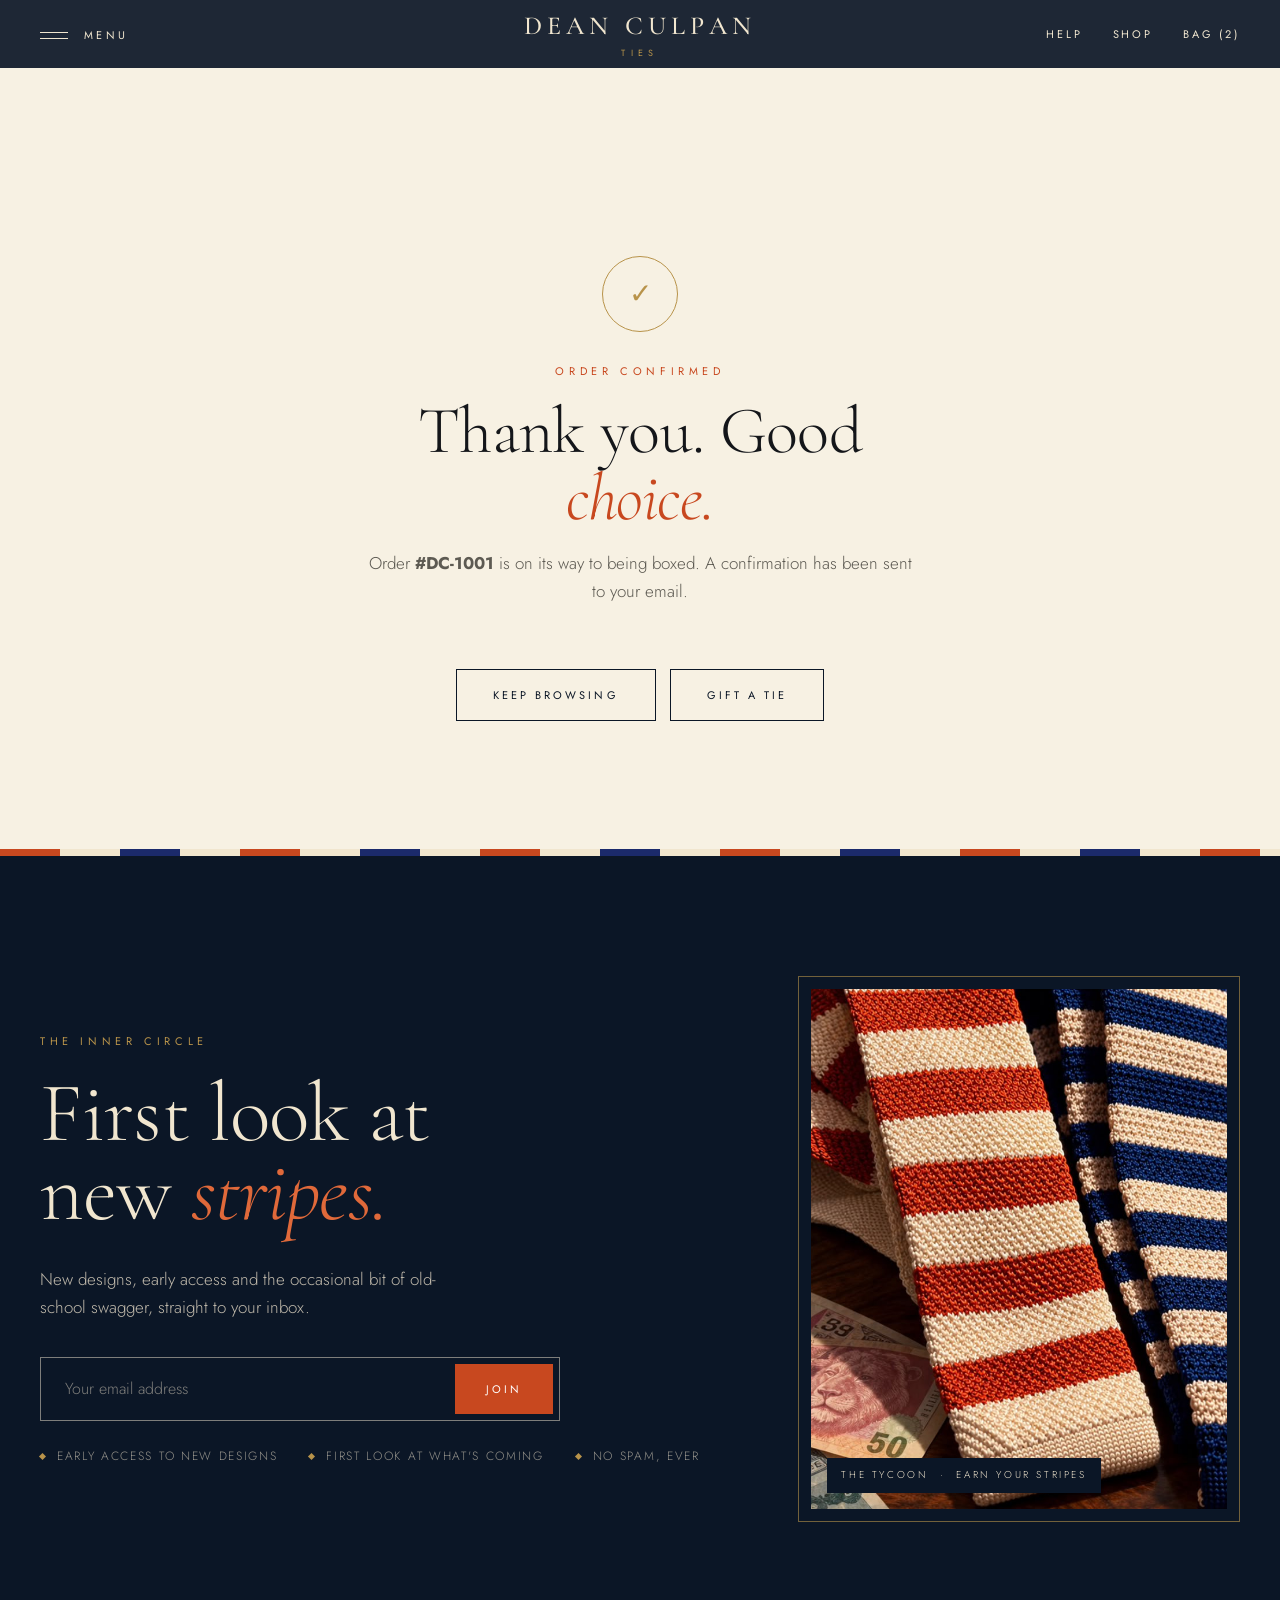
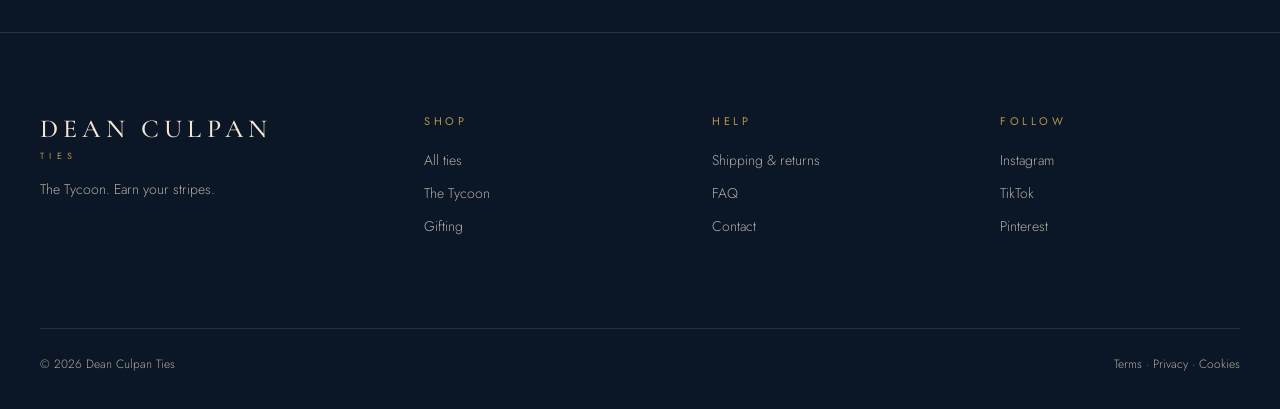
<file: confirmation.html>
<!doctype html>
<html lang="en-GB">
<head>
<meta charset="utf-8">
<meta name="viewport" content="width=device-width, initial-scale=1">
<meta name="robots" content="noindex">
<title>Order Confirmed — Dean Culpan Ties</title>
<link rel="preconnect" href="https://fonts.googleapis.com">
<link href="https://fonts.googleapis.com/css2?family=Cormorant+Garamond:ital,wght@0,300;0,400;0,500;1,300;1,400&family=Jost:wght@300;400;500&display=swap" rel="stylesheet">
<link rel="stylesheet" href="assets/style.css">
</head>
<body class="lt">
<header class="hdr"><div class="in">
  <div><button class="burger" data-menu aria-label="Open menu"><i></i><span>Menu</span></button></div>
  <a href="index.html" class="logo"><b>DEAN CULPAN</b><small>TIES</small></a>
  <div class="r"><a href="faq-contact.html">Help</a><a href="shop.html">Shop</a><a href="cart.html" class="bag">Bag (2)</a></div>
</div></header>
<div class="menu" id="menu">
  <button class="burger close" data-menu aria-label="Close menu"><i style="border:0;height:auto;width:auto;font-size:26px;line-height:1">×</i><span>Close</span></button>
  <nav><a href="shop.html"><span>01</span>Shop</a><a href="our-story.html"><span>02</span>Our Story</a><a href="gifting.html"><span>03</span>Gifting</a><a href="faq-contact.html"><span>04</span>Help &amp; FAQ</a><a href="shipping-returns.html"><span>05</span>Shipping &amp; Returns</a></nav>
  <div class="side"><p>Earn your stripes.</p></div>
  <div class="foot"><span>Instagram</span><span>TikTok</span><span>Pinterest</span></div>
</div>
<main class="top">

<section class="sec"><div class="wrap confirm" style="padding-top:60px">
  <div class="tick">✓</div>
  <div class="eyebrow o">Order confirmed</div>
  <h2>Thank you. Good <em>choice.</em></h2>
  <p class="lede">Order <b>#DC-1001</b> is on its way to being boxed. A confirmation has been sent to your email.</p>
  <div class="center" style="display:flex;gap:14px;justify-content:center;flex-wrap:wrap"><a href="shop.html" class="btn dark">Keep browsing</a><a href="gifting.html" class="btn dark">Gift a tie</a></div>
</div></section>

</main>
<footer>
  <div class="stripes"></div>
  <div class="big-cta"><div class="wrap cta-grid">
    <div class="cta-l">
      <div class="eyebrow rv">The Inner Circle</div>
      <h2 class="rv d1">First look at<br>new <em>stripes.</em></h2>
      <p class="cta-p rv d2">New designs, early access and the occasional bit of old-school swagger, straight to your inbox.</p>
      <form class="nl rv d2" onsubmit="return false"><input type="email" placeholder="Your email address" aria-label="Email address"><button class="btn solid">Join</button></form>
      <ul class="perks-f rv d3"><li>Early access to new designs</li><li>First look at what's coming</li><li>No spam, ever</li></ul>
    </div>
    <div class="cta-r rv d1"><div class="frame"><div class="pic"></div><span>The Tycoon &nbsp;·&nbsp; Earn your stripes</span></div></div>
  </div></div>
  <div class="wrap">
    <div class="foot-grid">
      <div><div class="logo"><b>DEAN CULPAN</b><small>TIES</small></div><p>The Tycoon. Earn your stripes.</p></div>
      <div><h4>Shop</h4><ul><li><a href="shop.html">All ties</a></li><li><a href="shop.html">The Tycoon</a></li><li><a href="gifting.html">Gifting</a></li></ul></div>
      <div><h4>Help</h4><ul><li><a href="shipping-returns.html">Shipping &amp; returns</a></li><li><a href="faq-contact.html">FAQ</a></li><li><a href="faq-contact.html#contact">Contact</a></li></ul></div>
      <div><h4>Follow</h4><ul><li>Instagram</li><li>TikTok</li><li>Pinterest</li></ul></div>
    </div>
    <div class="legal"><span>© 2026 Dean Culpan Ties</span><span>Terms · Privacy · Cookies</span></div>
  </div>
</footer>
<script>
(function(){var d=document,h=d.documentElement;h.classList.add('js');
var hd=d.querySelector('.hdr');function s(){hd.classList.toggle('solid',window.scrollY>40)}s();addEventListener('scroll',s,{passive:true});
var m=d.getElementById('menu');
d.querySelectorAll('[data-menu]').forEach(function(b){b.addEventListener('click',function(){m.classList.toggle('open');h.classList.toggle('lock',m.classList.contains('open'))})});
m.querySelectorAll('nav a').forEach(function(a){a.addEventListener('click',function(){m.classList.remove('open');h.classList.remove('lock')})});
var io=new IntersectionObserver(function(es){es.forEach(function(e){if(e.isIntersecting){e.target.classList.add('in');io.unobserve(e.target)}})},{threshold:.1});
d.querySelectorAll('.rv').forEach(function(e){io.observe(e)});
d.querySelectorAll('.qty').forEach(function(q){var sp=q.querySelector('span'),b=q.querySelectorAll('button');b[0].onclick=function(){sp.textContent=Math.max(1,+sp.textContent-1)};b[1].onclick=function(){sp.textContent=+sp.textContent+1}});
function one(sel,item){d.querySelectorAll(sel).forEach(function(g){g.querySelectorAll(item).forEach(function(c){c.addEventListener('click',function(){g.querySelectorAll(item).forEach(function(x){x.classList.remove('on')});c.classList.add('on')})})})}
one('.swatches','.sw');one('.chips','.chip');one('.thumbs','.t');
})();
</script>
</body>
</html>
</file>
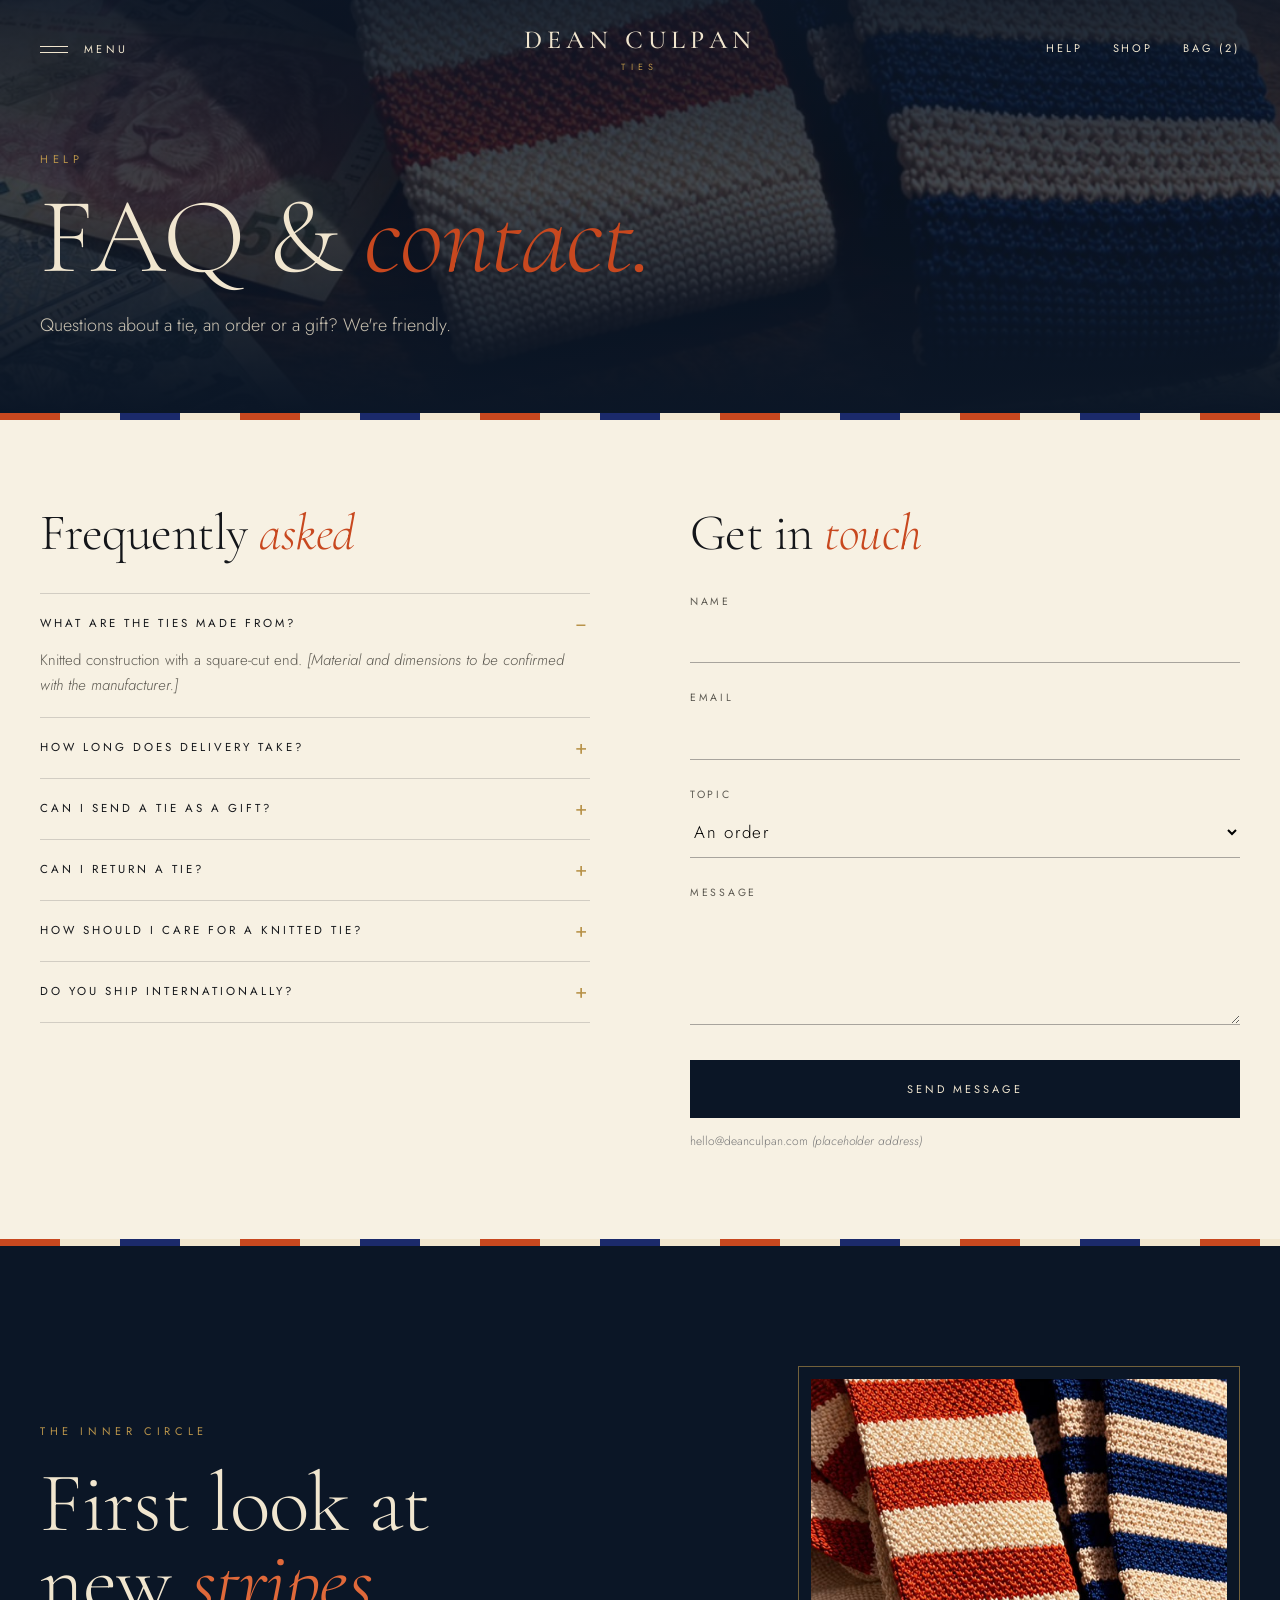
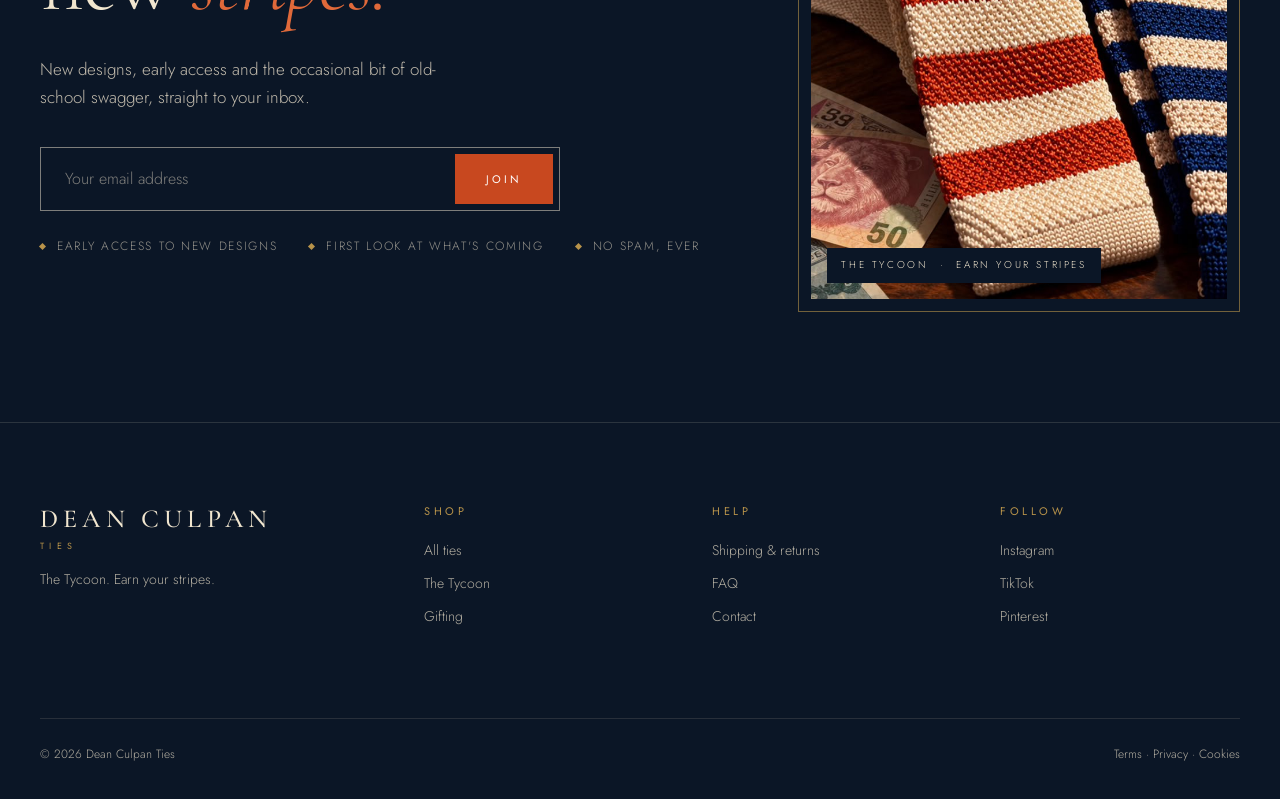
<file: faq-contact.html>
<!doctype html>
<html lang="en-GB">
<head>
<meta charset="utf-8">
<meta name="viewport" content="width=device-width, initial-scale=1">
<meta name="robots" content="noindex">
<title>FAQ & Contact — Dean Culpan Ties</title>
<link rel="preconnect" href="https://fonts.googleapis.com">
<link href="https://fonts.googleapis.com/css2?family=Cormorant+Garamond:ital,wght@0,300;0,400;0,500;1,300;1,400&family=Jost:wght@300;400;500&display=swap" rel="stylesheet">
<link rel="stylesheet" href="assets/style.css">
</head>
<body>
<header class="hdr"><div class="in">
  <div><button class="burger" data-menu aria-label="Open menu"><i></i><span>Menu</span></button></div>
  <a href="index.html" class="logo"><b>DEAN CULPAN</b><small>TIES</small></a>
  <div class="r"><a href="faq-contact.html">Help</a><a href="shop.html">Shop</a><a href="cart.html" class="bag">Bag (2)</a></div>
</div></header>
<div class="menu" id="menu">
  <button class="burger close" data-menu aria-label="Close menu"><i style="border:0;height:auto;width:auto;font-size:26px;line-height:1">×</i><span>Close</span></button>
  <nav><a href="shop.html"><span>01</span>Shop</a><a href="our-story.html"><span>02</span>Our Story</a><a href="gifting.html"><span>03</span>Gifting</a><a href="faq-contact.html"><span>04</span>Help &amp; FAQ</a><a href="shipping-returns.html"><span>05</span>Shipping &amp; Returns</a></nav>
  <div class="side"><p>Earn your stripes.</p></div>
  <div class="foot"><span>Instagram</span><span>TikTok</span><span>Pinterest</span></div>
</div>
<main>
<div class="ph sm" style="--pos:center 85%"><div class="bg"></div><div class="wrap"><div class="eyebrow">Help</div><h1>FAQ &amp; <em>contact.</em></h1><p>Questions about a tie, an order or a gift? We're friendly.</p></div></div><div class="stripes"></div>
<section class="sec tight"><div class="wrap contact-grid">
  <div><h2>Frequently <em>asked</em></h2><details open><summary>What are the ties made from?</summary><p>Knitted construction with a square-cut end. <em>[Material and dimensions to be confirmed with the manufacturer.]</em></p></details><details><summary>How long does delivery take?</summary><p>UK standard is 2–4 working days. See the shipping page for full details.</p></details><details><summary>Can I send a tie as a gift?</summary><p>Yes. Every tie arrives gift boxed, and you can add a handwritten note at checkout.</p></details><details><summary>Can I return a tie?</summary><p>Within 30 days, unworn and in the original box, for a refund or exchange.</p></details><details><summary>How should I care for a knitted tie?</summary><p>Spot clean only. Hang or roll it; never fold it.</p></details><details><summary>Do you ship internationally?</summary><p>Yes: Europe and the rest of the world. Prices and timings are on the shipping page.</p></details></div>
  <div id="contact"><h2>Get in <em>touch</em></h2>
    <form onsubmit="return false">
      <label class="field"><span>Name</span><input type="text"></label>
      <label class="field"><span>Email</span><input type="email"></label>
      <label class="field"><span>Topic</span><select><option>An order</option><option>A product</option><option>A gift</option><option>Something else</option></select></label>
      <label class="field"><span>Message</span><textarea></textarea></label>
      <button class="btn fill wide">Send message</button>
    </form>
    <p class="small">hello@deanculpan.com <em>(placeholder address)</em></p>
  </div>
</div></section>

</main>
<footer>
  <div class="stripes"></div>
  <div class="big-cta"><div class="wrap cta-grid">
    <div class="cta-l">
      <div class="eyebrow rv">The Inner Circle</div>
      <h2 class="rv d1">First look at<br>new <em>stripes.</em></h2>
      <p class="cta-p rv d2">New designs, early access and the occasional bit of old-school swagger, straight to your inbox.</p>
      <form class="nl rv d2" onsubmit="return false"><input type="email" placeholder="Your email address" aria-label="Email address"><button class="btn solid">Join</button></form>
      <ul class="perks-f rv d3"><li>Early access to new designs</li><li>First look at what's coming</li><li>No spam, ever</li></ul>
    </div>
    <div class="cta-r rv d1"><div class="frame"><div class="pic"></div><span>The Tycoon &nbsp;·&nbsp; Earn your stripes</span></div></div>
  </div></div>
  <div class="wrap">
    <div class="foot-grid">
      <div><div class="logo"><b>DEAN CULPAN</b><small>TIES</small></div><p>The Tycoon. Earn your stripes.</p></div>
      <div><h4>Shop</h4><ul><li><a href="shop.html">All ties</a></li><li><a href="shop.html">The Tycoon</a></li><li><a href="gifting.html">Gifting</a></li></ul></div>
      <div><h4>Help</h4><ul><li><a href="shipping-returns.html">Shipping &amp; returns</a></li><li><a href="faq-contact.html">FAQ</a></li><li><a href="faq-contact.html#contact">Contact</a></li></ul></div>
      <div><h4>Follow</h4><ul><li>Instagram</li><li>TikTok</li><li>Pinterest</li></ul></div>
    </div>
    <div class="legal"><span>© 2026 Dean Culpan Ties</span><span>Terms · Privacy · Cookies</span></div>
  </div>
</footer>
<script>
(function(){var d=document,h=d.documentElement;h.classList.add('js');
var hd=d.querySelector('.hdr');function s(){hd.classList.toggle('solid',window.scrollY>40)}s();addEventListener('scroll',s,{passive:true});
var m=d.getElementById('menu');
d.querySelectorAll('[data-menu]').forEach(function(b){b.addEventListener('click',function(){m.classList.toggle('open');h.classList.toggle('lock',m.classList.contains('open'))})});
m.querySelectorAll('nav a').forEach(function(a){a.addEventListener('click',function(){m.classList.remove('open');h.classList.remove('lock')})});
var io=new IntersectionObserver(function(es){es.forEach(function(e){if(e.isIntersecting){e.target.classList.add('in');io.unobserve(e.target)}})},{threshold:.1});
d.querySelectorAll('.rv').forEach(function(e){io.observe(e)});
d.querySelectorAll('.qty').forEach(function(q){var sp=q.querySelector('span'),b=q.querySelectorAll('button');b[0].onclick=function(){sp.textContent=Math.max(1,+sp.textContent-1)};b[1].onclick=function(){sp.textContent=+sp.textContent+1}});
function one(sel,item){d.querySelectorAll(sel).forEach(function(g){g.querySelectorAll(item).forEach(function(c){c.addEventListener('click',function(){g.querySelectorAll(item).forEach(function(x){x.classList.remove('on')});c.classList.add('on')})})})}
one('.swatches','.sw');one('.chips','.chip');one('.thumbs','.t');
})();
</script>
</body>
</html>
</file>
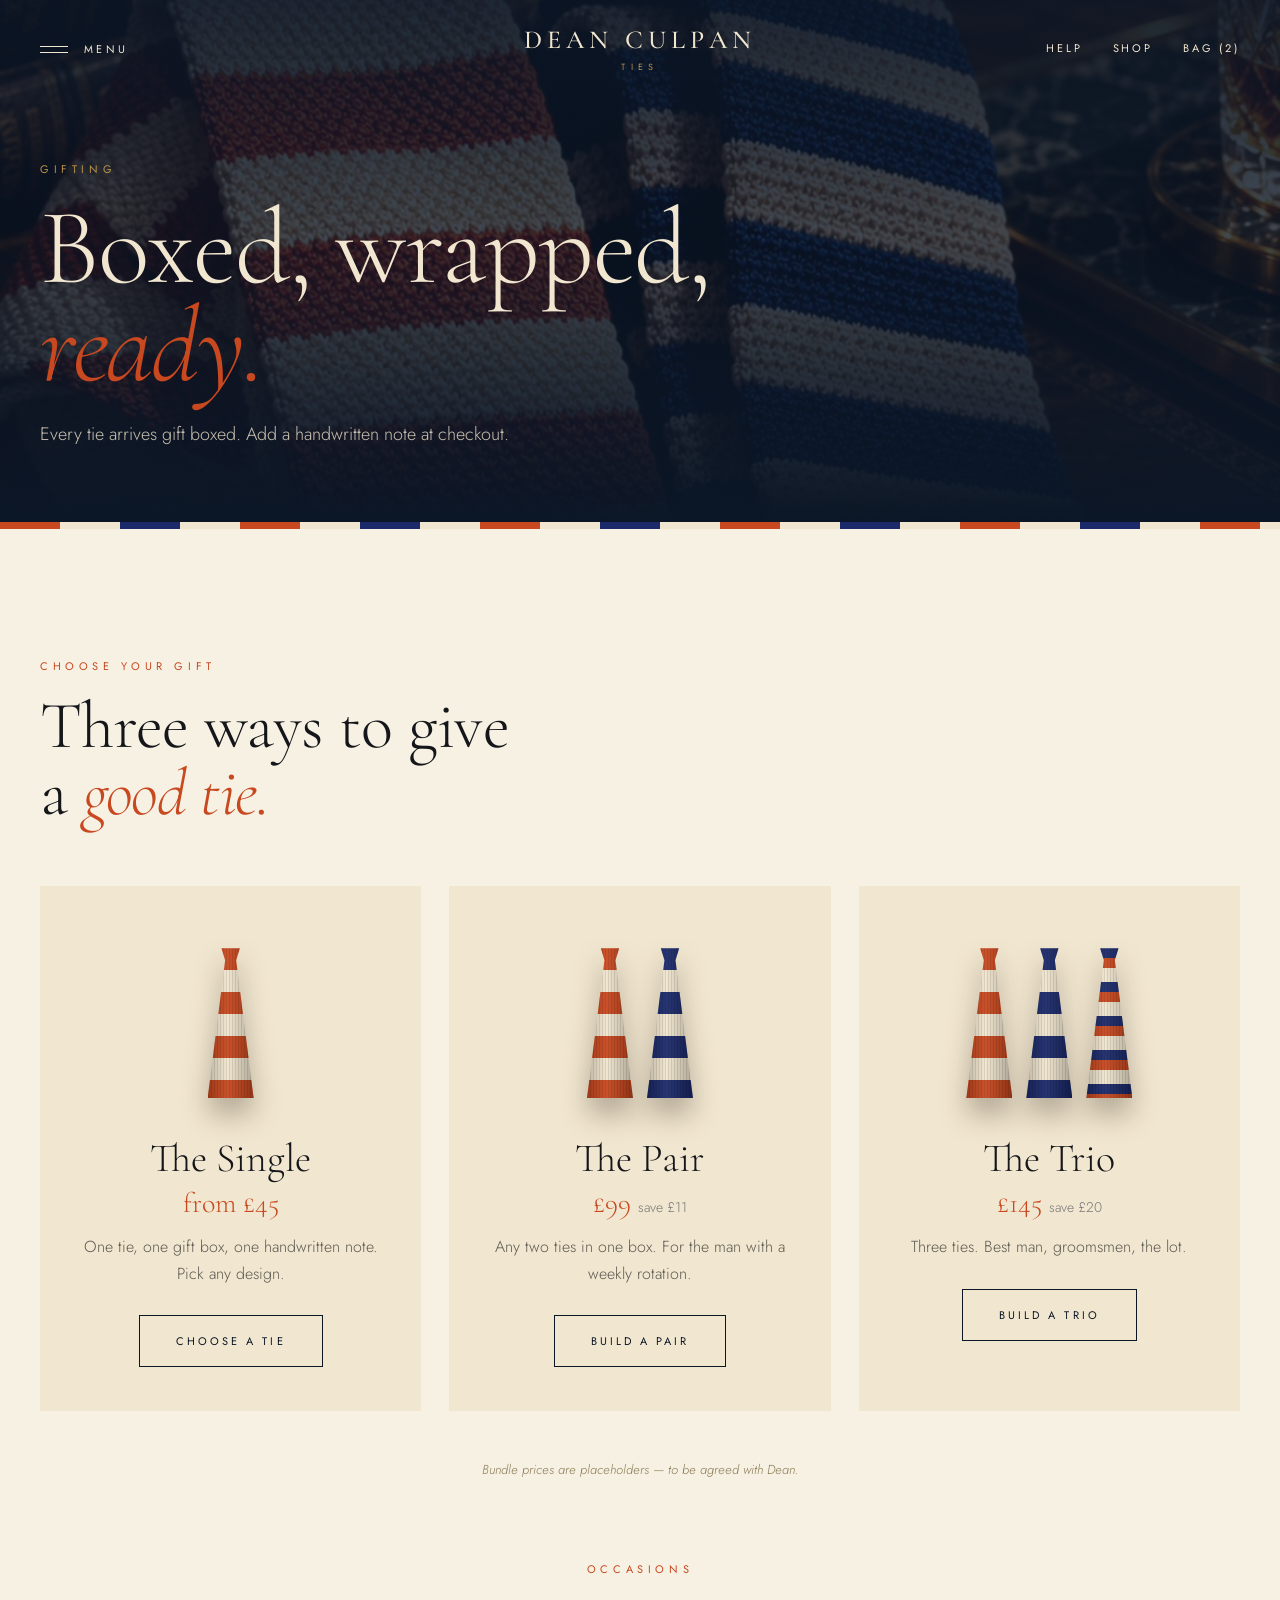
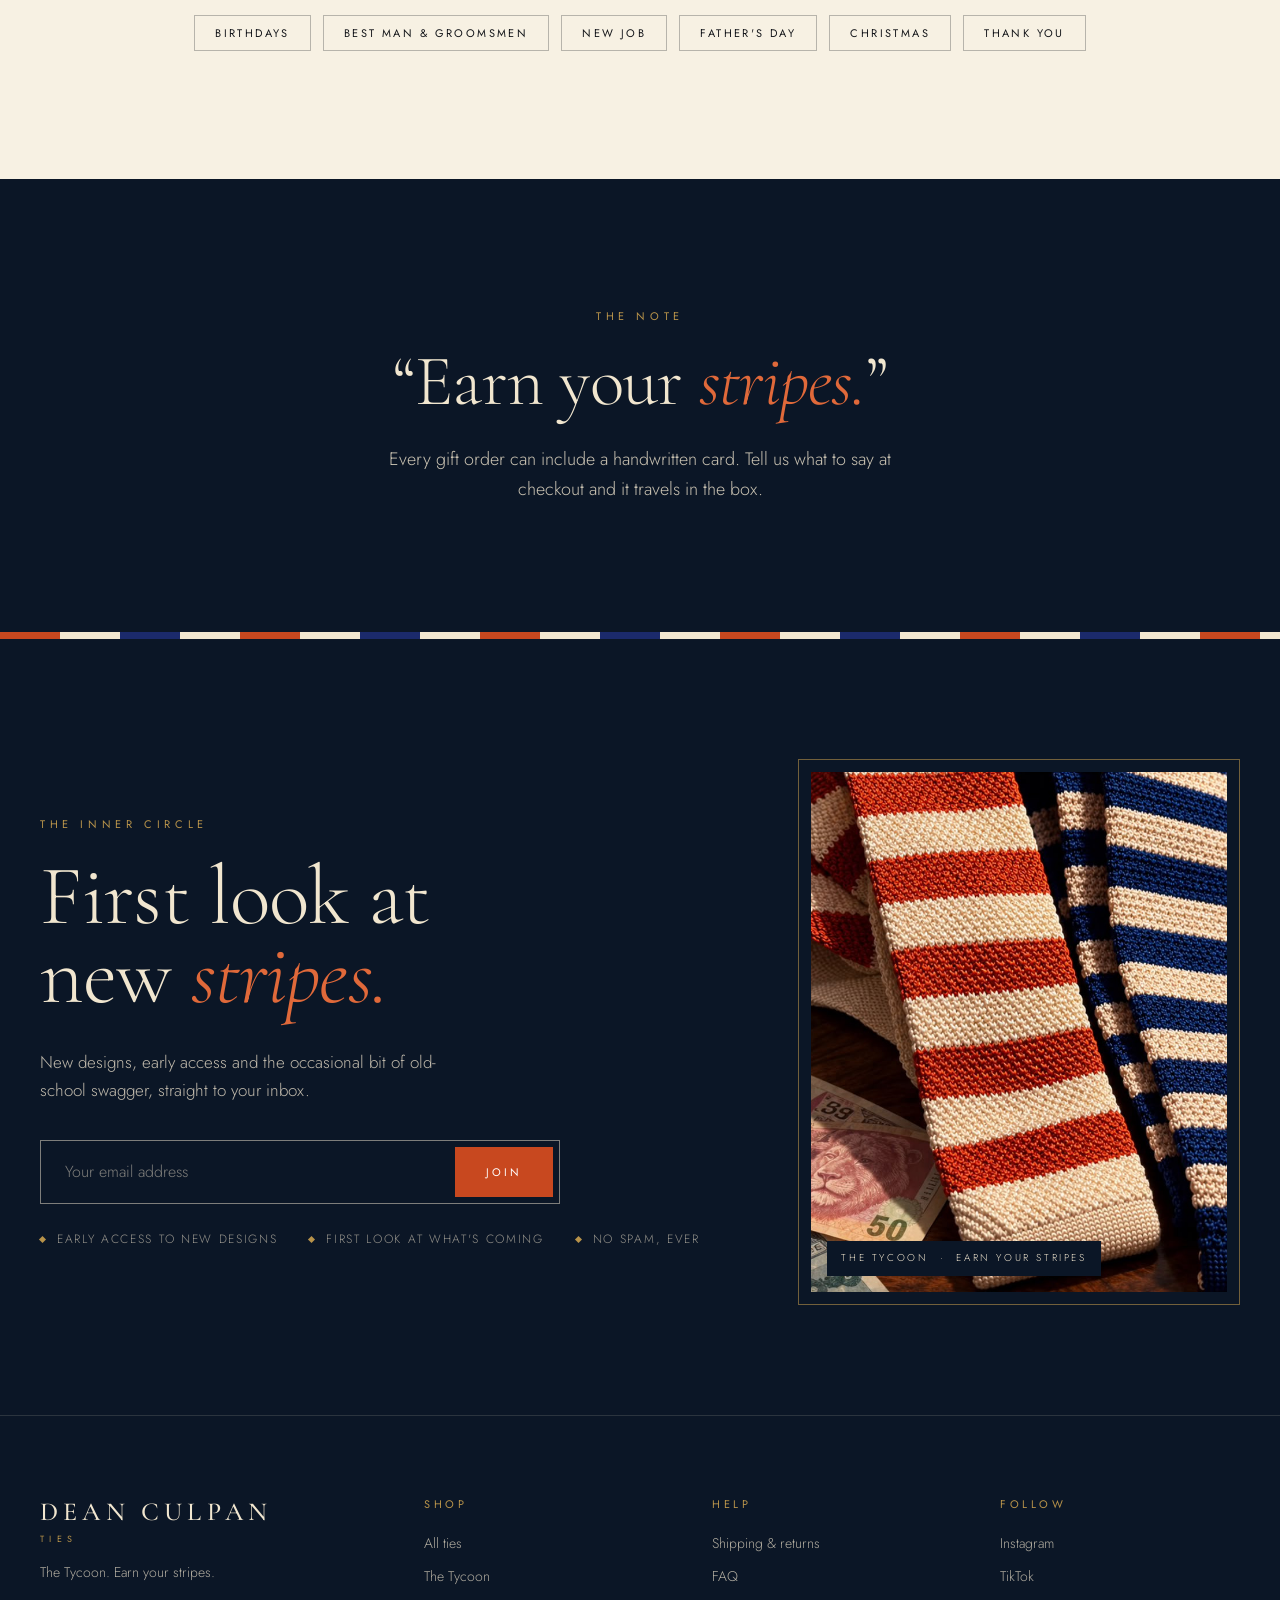
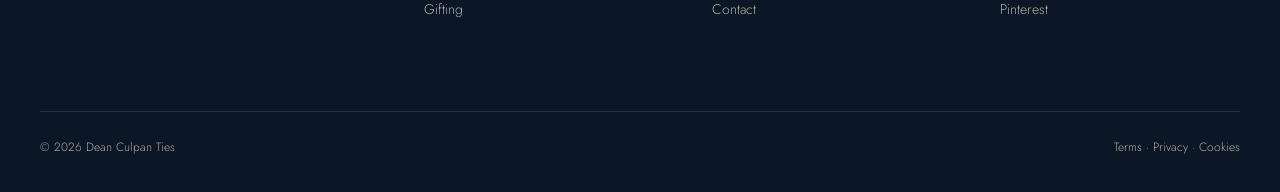
<file: gifting.html>
<!doctype html>
<html lang="en-GB">
<head>
<meta charset="utf-8">
<meta name="viewport" content="width=device-width, initial-scale=1">
<meta name="robots" content="noindex">
<title>Gifting — Dean Culpan Ties</title>
<link rel="preconnect" href="https://fonts.googleapis.com">
<link href="https://fonts.googleapis.com/css2?family=Cormorant+Garamond:ital,wght@0,300;0,400;0,500;1,300;1,400&family=Jost:wght@300;400;500&display=swap" rel="stylesheet">
<link rel="stylesheet" href="assets/style.css">
</head>
<body>
<header class="hdr"><div class="in">
  <div><button class="burger" data-menu aria-label="Open menu"><i></i><span>Menu</span></button></div>
  <a href="index.html" class="logo"><b>DEAN CULPAN</b><small>TIES</small></a>
  <div class="r"><a href="faq-contact.html">Help</a><a href="shop.html">Shop</a><a href="cart.html" class="bag">Bag (2)</a></div>
</div></header>
<div class="menu" id="menu">
  <button class="burger close" data-menu aria-label="Close menu"><i style="border:0;height:auto;width:auto;font-size:26px;line-height:1">×</i><span>Close</span></button>
  <nav><a href="shop.html"><span>01</span>Shop</a><a href="our-story.html"><span>02</span>Our Story</a><a href="gifting.html"><span>03</span>Gifting</a><a href="faq-contact.html"><span>04</span>Help &amp; FAQ</a><a href="shipping-returns.html"><span>05</span>Shipping &amp; Returns</a></nav>
  <div class="side"><p>Earn your stripes.</p></div>
  <div class="foot"><span>Instagram</span><span>TikTok</span><span>Pinterest</span></div>
</div>
<main>
<div class="ph" style="--pos:96% 36%"><div class="bg"></div><div class="wrap"><div class="eyebrow">Gifting</div><h1>Boxed, wrapped,<br><em>ready.</em></h1><p>Every tie arrives gift boxed. Add a handwritten note at checkout.</p></div></div><div class="stripes"></div>
<section class="sec"><div class="wrap">
  <div class="sh"><div><div class="eyebrow o rv">Choose your gift</div><h2 class="rv d1">Three ways to give<br>a <em>good tie.</em></h2></div></div>
  <div class="cards3">
    <div class="gcard rv"><div class="pic"><div class="art"><div class="tie-shape" style="--s: repeating-linear-gradient(180deg,#c8481f 0 22px,#f1e6cf 22px 44px)"></div></div></div><h3>The Single</h3><div class="p">from £45</div><p>One tie, one gift box, one handwritten note. Pick any design.</p><a href="shop.html" class="btn dark">Choose a tie</a></div>
    <div class="gcard rv d1"><div class="pic"><div class="art"><div class="tie-shape" style="--s: repeating-linear-gradient(180deg,#c8481f 0 22px,#f1e6cf 22px 44px)"></div></div><div class="art"><div class="tie-shape" style="--s: repeating-linear-gradient(180deg,#1b2a6b 0 22px,#f1e6cf 22px 44px)"></div></div></div><h3>The Pair</h3><div class="p">£99 <small style="font-size:14px;color:#777;font-family:var(--sans)">save £11</small></div><p>Any two ties in one box. For the man with a weekly rotation.</p><a href="shop.html" class="btn dark">Build a pair</a></div>
    <div class="gcard rv d2"><div class="pic"><div class="art"><div class="tie-shape" style="--s: repeating-linear-gradient(180deg,#c8481f 0 22px,#f1e6cf 22px 44px)"></div></div><div class="art"><div class="tie-shape" style="--s: repeating-linear-gradient(180deg,#1b2a6b 0 22px,#f1e6cf 22px 44px)"></div></div><div class="art"><div class="tie-shape" style="--s: repeating-linear-gradient(180deg,#1b2a6b 0 10px,#c8481f 10px 20px,#f1e6cf 20px 34px)"></div></div></div><h3>The Trio</h3><div class="p">£145 <small style="font-size:14px;color:#777;font-family:var(--sans)">save £20</small></div><p>Three ties. Best man, groomsmen, the lot.</p><a href="shop.html" class="btn dark">Build a trio</a></div>
  </div>
  <p class="note">Bundle prices are placeholders — to be agreed with Dean.</p>
  <div class="eyebrow o" style="margin-top:80px;text-align:center">Occasions</div>
  <div class="occasions"><span class="chip">Birthdays</span><span class="chip">Best man &amp; groomsmen</span><span class="chip">New job</span><span class="chip">Father's Day</span><span class="chip">Christmas</span><span class="chip">Thank you</span></div>
</div></section>
<section class="story on-dark sec"><div class="wrap" style="max-width:820px;text-align:center">
  <div class="eyebrow rv">The note</div>
  <h2 class="rv d1" style="margin-top:22px">“Earn your <em>stripes.</em>”</h2>
  <p class="rv d2" style="margin:28px auto 0;max-width:520px;color:rgba(241,230,207,.82);font-size:18px">Every gift order can include a handwritten card. Tell us what to say at checkout and it travels in the box.</p>
</div></section>

</main>
<footer>
  <div class="stripes"></div>
  <div class="big-cta"><div class="wrap cta-grid">
    <div class="cta-l">
      <div class="eyebrow rv">The Inner Circle</div>
      <h2 class="rv d1">First look at<br>new <em>stripes.</em></h2>
      <p class="cta-p rv d2">New designs, early access and the occasional bit of old-school swagger, straight to your inbox.</p>
      <form class="nl rv d2" onsubmit="return false"><input type="email" placeholder="Your email address" aria-label="Email address"><button class="btn solid">Join</button></form>
      <ul class="perks-f rv d3"><li>Early access to new designs</li><li>First look at what's coming</li><li>No spam, ever</li></ul>
    </div>
    <div class="cta-r rv d1"><div class="frame"><div class="pic"></div><span>The Tycoon &nbsp;·&nbsp; Earn your stripes</span></div></div>
  </div></div>
  <div class="wrap">
    <div class="foot-grid">
      <div><div class="logo"><b>DEAN CULPAN</b><small>TIES</small></div><p>The Tycoon. Earn your stripes.</p></div>
      <div><h4>Shop</h4><ul><li><a href="shop.html">All ties</a></li><li><a href="shop.html">The Tycoon</a></li><li><a href="gifting.html">Gifting</a></li></ul></div>
      <div><h4>Help</h4><ul><li><a href="shipping-returns.html">Shipping &amp; returns</a></li><li><a href="faq-contact.html">FAQ</a></li><li><a href="faq-contact.html#contact">Contact</a></li></ul></div>
      <div><h4>Follow</h4><ul><li>Instagram</li><li>TikTok</li><li>Pinterest</li></ul></div>
    </div>
    <div class="legal"><span>© 2026 Dean Culpan Ties</span><span>Terms · Privacy · Cookies</span></div>
  </div>
</footer>
<script>
(function(){var d=document,h=d.documentElement;h.classList.add('js');
var hd=d.querySelector('.hdr');function s(){hd.classList.toggle('solid',window.scrollY>40)}s();addEventListener('scroll',s,{passive:true});
var m=d.getElementById('menu');
d.querySelectorAll('[data-menu]').forEach(function(b){b.addEventListener('click',function(){m.classList.toggle('open');h.classList.toggle('lock',m.classList.contains('open'))})});
m.querySelectorAll('nav a').forEach(function(a){a.addEventListener('click',function(){m.classList.remove('open');h.classList.remove('lock')})});
var io=new IntersectionObserver(function(es){es.forEach(function(e){if(e.isIntersecting){e.target.classList.add('in');io.unobserve(e.target)}})},{threshold:.1});
d.querySelectorAll('.rv').forEach(function(e){io.observe(e)});
d.querySelectorAll('.qty').forEach(function(q){var sp=q.querySelector('span'),b=q.querySelectorAll('button');b[0].onclick=function(){sp.textContent=Math.max(1,+sp.textContent-1)};b[1].onclick=function(){sp.textContent=+sp.textContent+1}});
function one(sel,item){d.querySelectorAll(sel).forEach(function(g){g.querySelectorAll(item).forEach(function(c){c.addEventListener('click',function(){g.querySelectorAll(item).forEach(function(x){x.classList.remove('on')});c.classList.add('on')})})})}
one('.swatches','.sw');one('.chips','.chip');one('.thumbs','.t');
})();
</script>
</body>
</html>
</file>
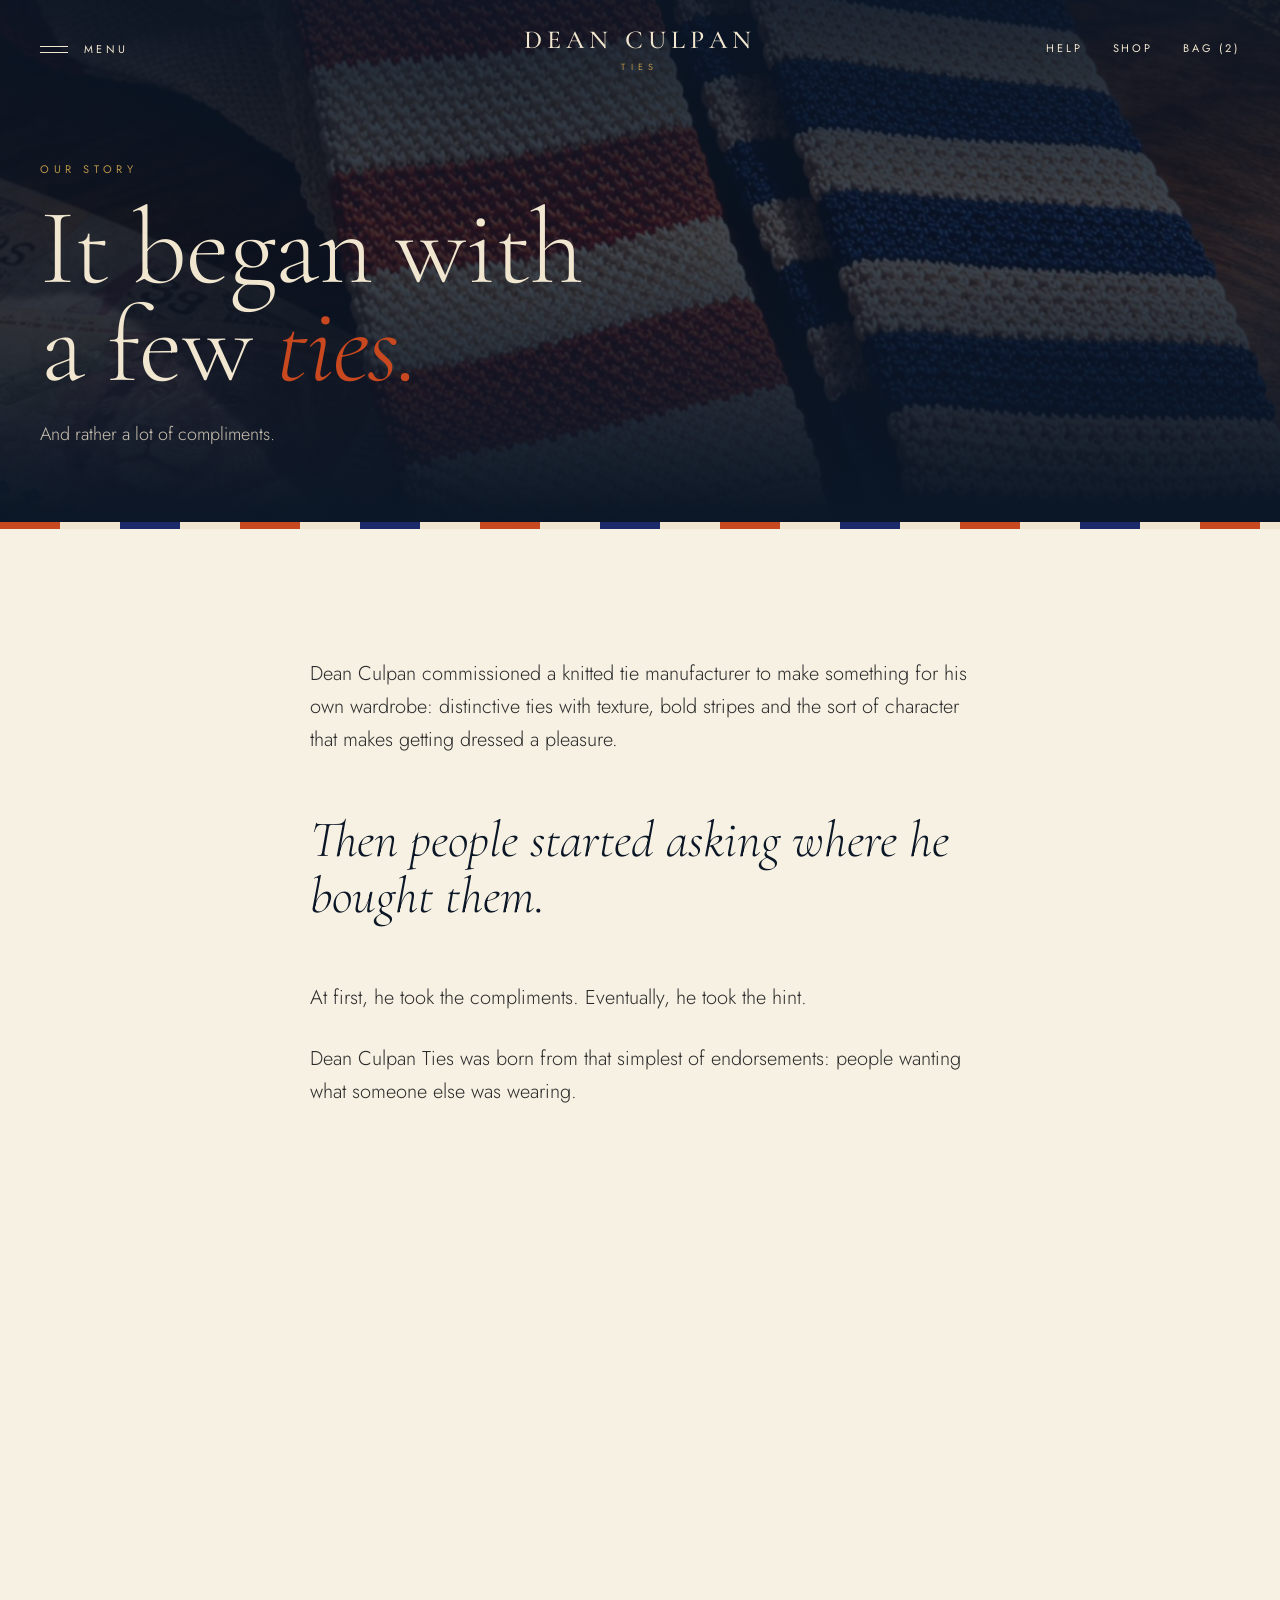
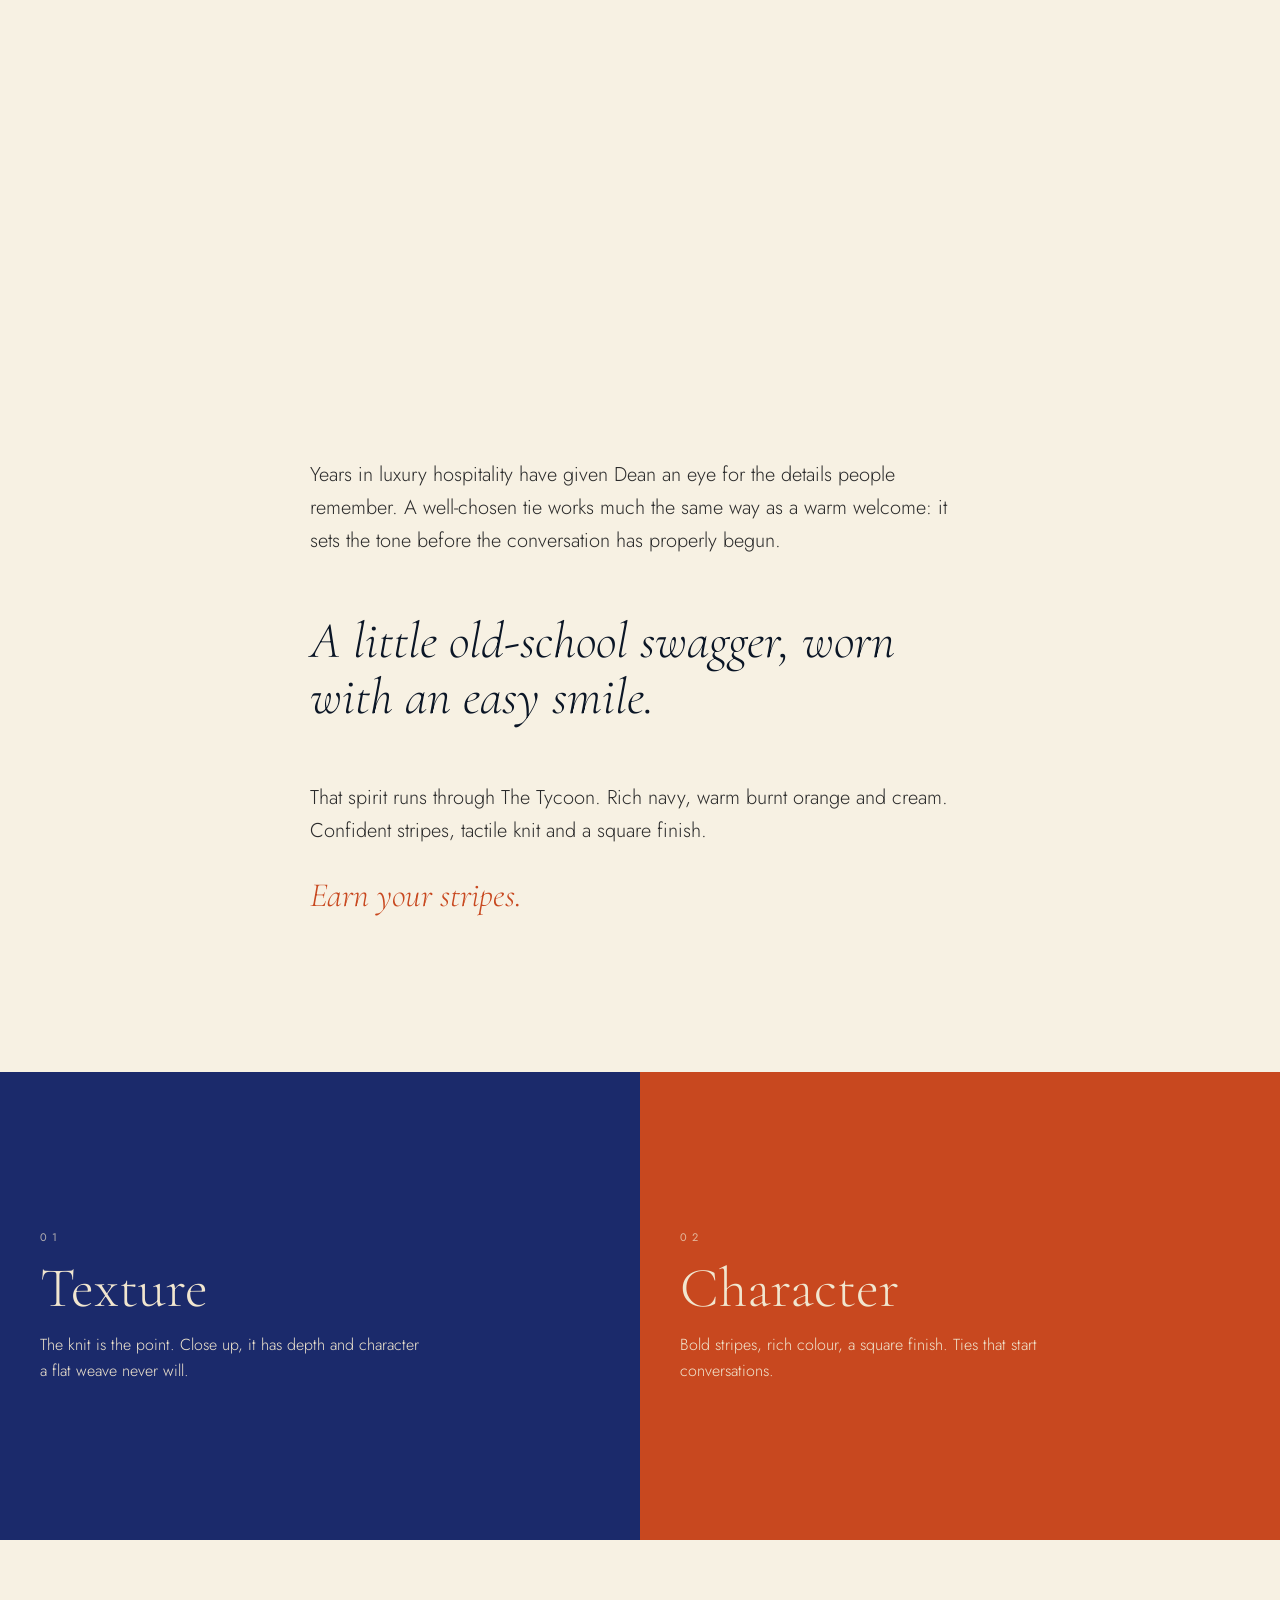
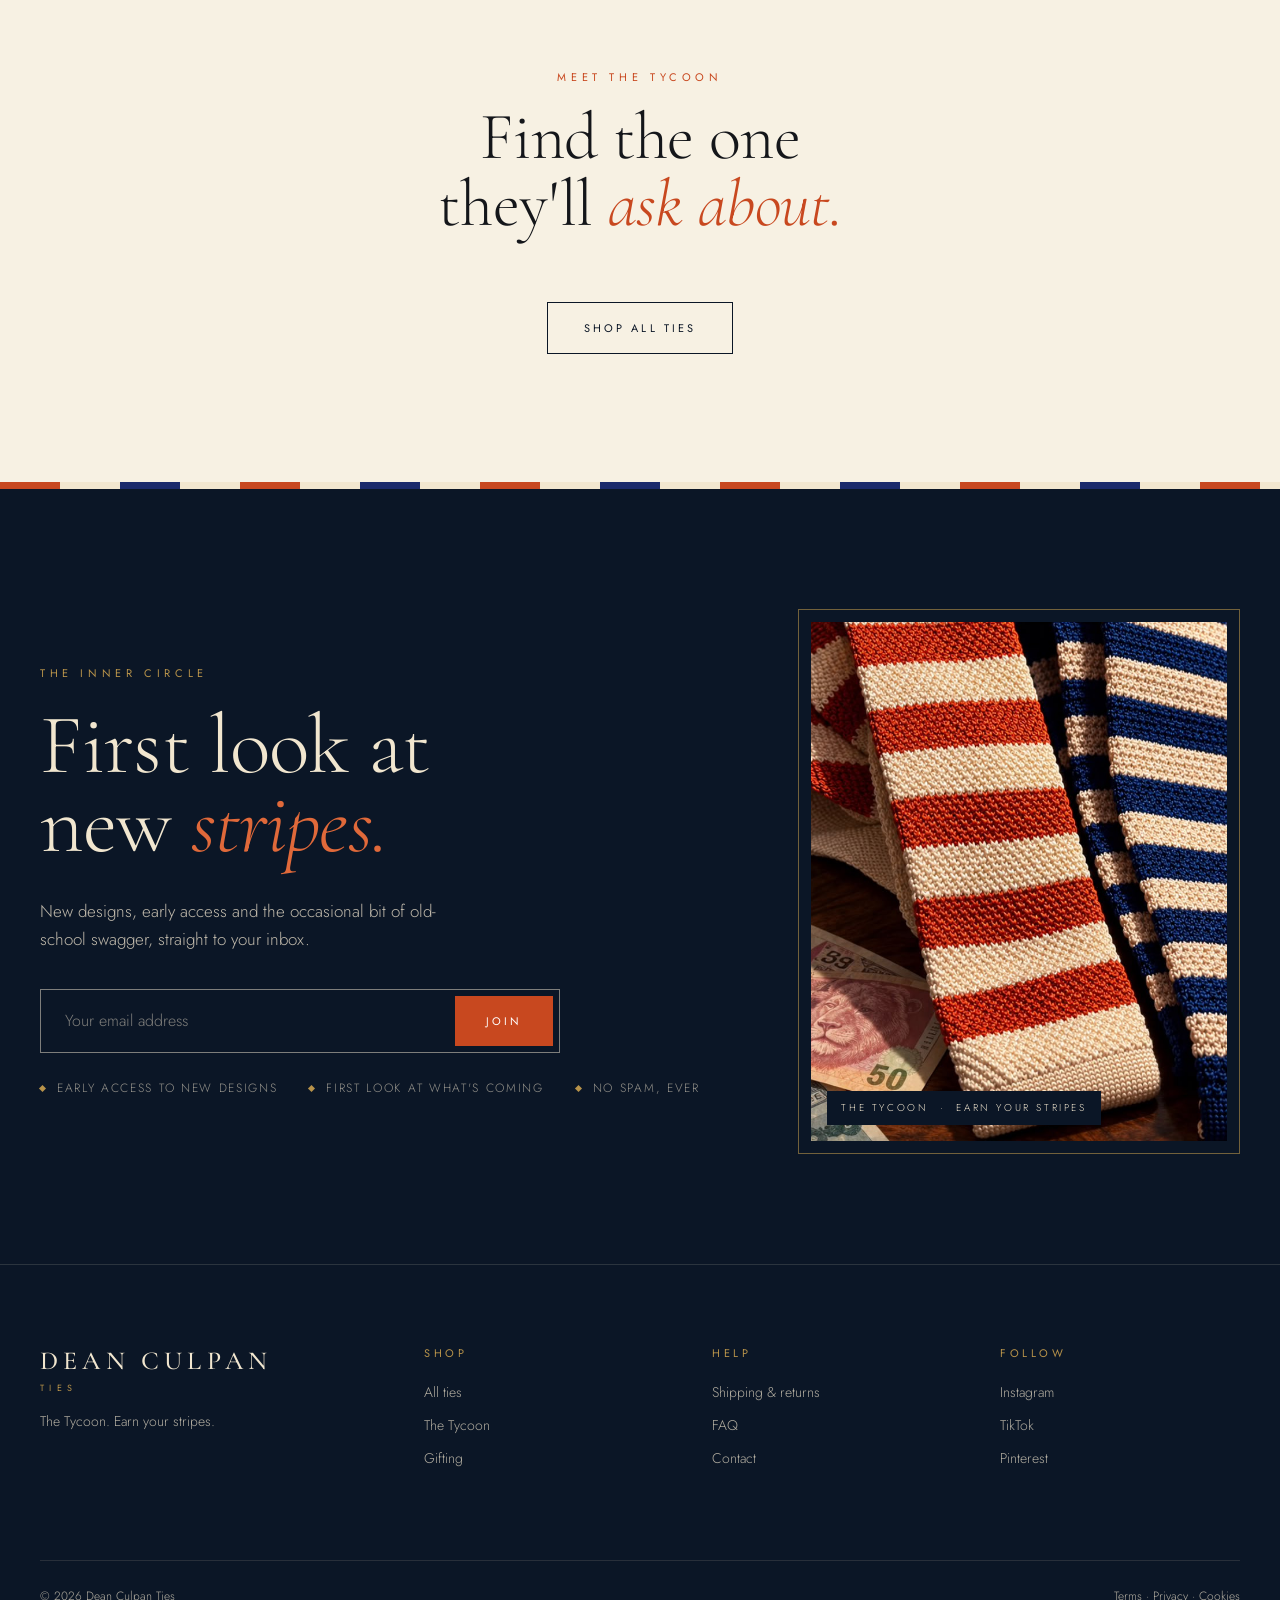
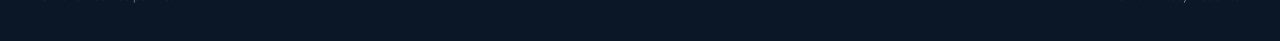
<file: our-story.html>
<!doctype html>
<html lang="en-GB">
<head>
<meta charset="utf-8">
<meta name="viewport" content="width=device-width, initial-scale=1">
<meta name="robots" content="noindex">
<title>Our Story — Dean Culpan Ties</title>
<link rel="preconnect" href="https://fonts.googleapis.com">
<link href="https://fonts.googleapis.com/css2?family=Cormorant+Garamond:ital,wght@0,300;0,400;0,500;1,300;1,400&family=Jost:wght@300;400;500&display=swap" rel="stylesheet">
<link rel="stylesheet" href="assets/style.css">
</head>
<body>
<header class="hdr"><div class="in">
  <div><button class="burger" data-menu aria-label="Open menu"><i></i><span>Menu</span></button></div>
  <a href="index.html" class="logo"><b>DEAN CULPAN</b><small>TIES</small></a>
  <div class="r"><a href="faq-contact.html">Help</a><a href="shop.html">Shop</a><a href="cart.html" class="bag">Bag (2)</a></div>
</div></header>
<div class="menu" id="menu">
  <button class="burger close" data-menu aria-label="Close menu"><i style="border:0;height:auto;width:auto;font-size:26px;line-height:1">×</i><span>Close</span></button>
  <nav><a href="shop.html"><span>01</span>Shop</a><a href="our-story.html"><span>02</span>Our Story</a><a href="gifting.html"><span>03</span>Gifting</a><a href="faq-contact.html"><span>04</span>Help &amp; FAQ</a><a href="shipping-returns.html"><span>05</span>Shipping &amp; Returns</a></nav>
  <div class="side"><p>Earn your stripes.</p></div>
  <div class="foot"><span>Instagram</span><span>TikTok</span><span>Pinterest</span></div>
</div>
<main>
<div class="ph" style="--pos:center 70%"><div class="bg"></div><div class="wrap"><div class="eyebrow">Our story</div><h1>It began with<br>a few <em>ties.</em></h1><p>And rather a lot of compliments.</p></div></div><div class="stripes"></div>
<section class="sec"><div class="wrap prose">
  <p class="rv">Dean Culpan commissioned a knitted tie manufacturer to make something for his own wardrobe: distinctive ties with texture, bold stripes and the sort of character that makes getting dressed a pleasure.</p>
  <p class="big rv">Then people started asking where he bought them.</p>
  <p class="rv">At first, he took the compliments. Eventually, he took the hint.</p>
  <p class="rv">Dean Culpan Ties was born from that simplest of endorsements: people wanting what someone else was wearing.</p>
</div></section>
<div class="fullbleed" role="img" aria-label="The Tycoon knitted ties on a mahogany desk"></div>
<section class="sec"><div class="wrap prose">
  <p class="rv">Years in luxury hospitality have given Dean an eye for the details people remember. A well-chosen tie works much the same way as a warm welcome: it sets the tone before the conversation has properly begun.</p>
  <p class="big rv">A little old-school swagger, worn with an easy smile.</p>
  <p class="rv">That spirit runs through The Tycoon. Rich navy, warm burnt orange and cream. Confident stripes, tactile knit and a square finish.</p>
  <p class="sig rv">Earn your stripes.</p>
</div></section>
<div class="pair on-dark">
  <div class="a"><div class="eyebrow" style="color:var(--cream);opacity:.7">01</div><h3 style="margin-top:14px">Texture</h3><p>The knit is the point. Close up, it has depth and character a flat weave never will.</p></div>
  <div class="b"><div class="eyebrow" style="color:var(--cream);opacity:.7">02</div><h3 style="margin-top:14px">Character</h3><p>Bold stripes, rich colour, a square finish. Ties that start conversations.</p></div>
</div>
<section class="sec" style="text-align:center"><div class="wrap">
  <div class="eyebrow o rv">Meet The Tycoon</div><h2 class="rv d1" style="margin-top:18px">Find the one<br>they'll <em>ask about.</em></h2>
  <div class="center rv d2"><a href="shop.html" class="btn dark">Shop all ties</a></div>
</div></section>

</main>
<footer>
  <div class="stripes"></div>
  <div class="big-cta"><div class="wrap cta-grid">
    <div class="cta-l">
      <div class="eyebrow rv">The Inner Circle</div>
      <h2 class="rv d1">First look at<br>new <em>stripes.</em></h2>
      <p class="cta-p rv d2">New designs, early access and the occasional bit of old-school swagger, straight to your inbox.</p>
      <form class="nl rv d2" onsubmit="return false"><input type="email" placeholder="Your email address" aria-label="Email address"><button class="btn solid">Join</button></form>
      <ul class="perks-f rv d3"><li>Early access to new designs</li><li>First look at what's coming</li><li>No spam, ever</li></ul>
    </div>
    <div class="cta-r rv d1"><div class="frame"><div class="pic"></div><span>The Tycoon &nbsp;·&nbsp; Earn your stripes</span></div></div>
  </div></div>
  <div class="wrap">
    <div class="foot-grid">
      <div><div class="logo"><b>DEAN CULPAN</b><small>TIES</small></div><p>The Tycoon. Earn your stripes.</p></div>
      <div><h4>Shop</h4><ul><li><a href="shop.html">All ties</a></li><li><a href="shop.html">The Tycoon</a></li><li><a href="gifting.html">Gifting</a></li></ul></div>
      <div><h4>Help</h4><ul><li><a href="shipping-returns.html">Shipping &amp; returns</a></li><li><a href="faq-contact.html">FAQ</a></li><li><a href="faq-contact.html#contact">Contact</a></li></ul></div>
      <div><h4>Follow</h4><ul><li>Instagram</li><li>TikTok</li><li>Pinterest</li></ul></div>
    </div>
    <div class="legal"><span>© 2026 Dean Culpan Ties</span><span>Terms · Privacy · Cookies</span></div>
  </div>
</footer>
<script>
(function(){var d=document,h=d.documentElement;h.classList.add('js');
var hd=d.querySelector('.hdr');function s(){hd.classList.toggle('solid',window.scrollY>40)}s();addEventListener('scroll',s,{passive:true});
var m=d.getElementById('menu');
d.querySelectorAll('[data-menu]').forEach(function(b){b.addEventListener('click',function(){m.classList.toggle('open');h.classList.toggle('lock',m.classList.contains('open'))})});
m.querySelectorAll('nav a').forEach(function(a){a.addEventListener('click',function(){m.classList.remove('open');h.classList.remove('lock')})});
var io=new IntersectionObserver(function(es){es.forEach(function(e){if(e.isIntersecting){e.target.classList.add('in');io.unobserve(e.target)}})},{threshold:.1});
d.querySelectorAll('.rv').forEach(function(e){io.observe(e)});
d.querySelectorAll('.qty').forEach(function(q){var sp=q.querySelector('span'),b=q.querySelectorAll('button');b[0].onclick=function(){sp.textContent=Math.max(1,+sp.textContent-1)};b[1].onclick=function(){sp.textContent=+sp.textContent+1}});
function one(sel,item){d.querySelectorAll(sel).forEach(function(g){g.querySelectorAll(item).forEach(function(c){c.addEventListener('click',function(){g.querySelectorAll(item).forEach(function(x){x.classList.remove('on')});c.classList.add('on')})})})}
one('.swatches','.sw');one('.chips','.chip');one('.thumbs','.t');
})();
</script>
</body>
</html>
</file>
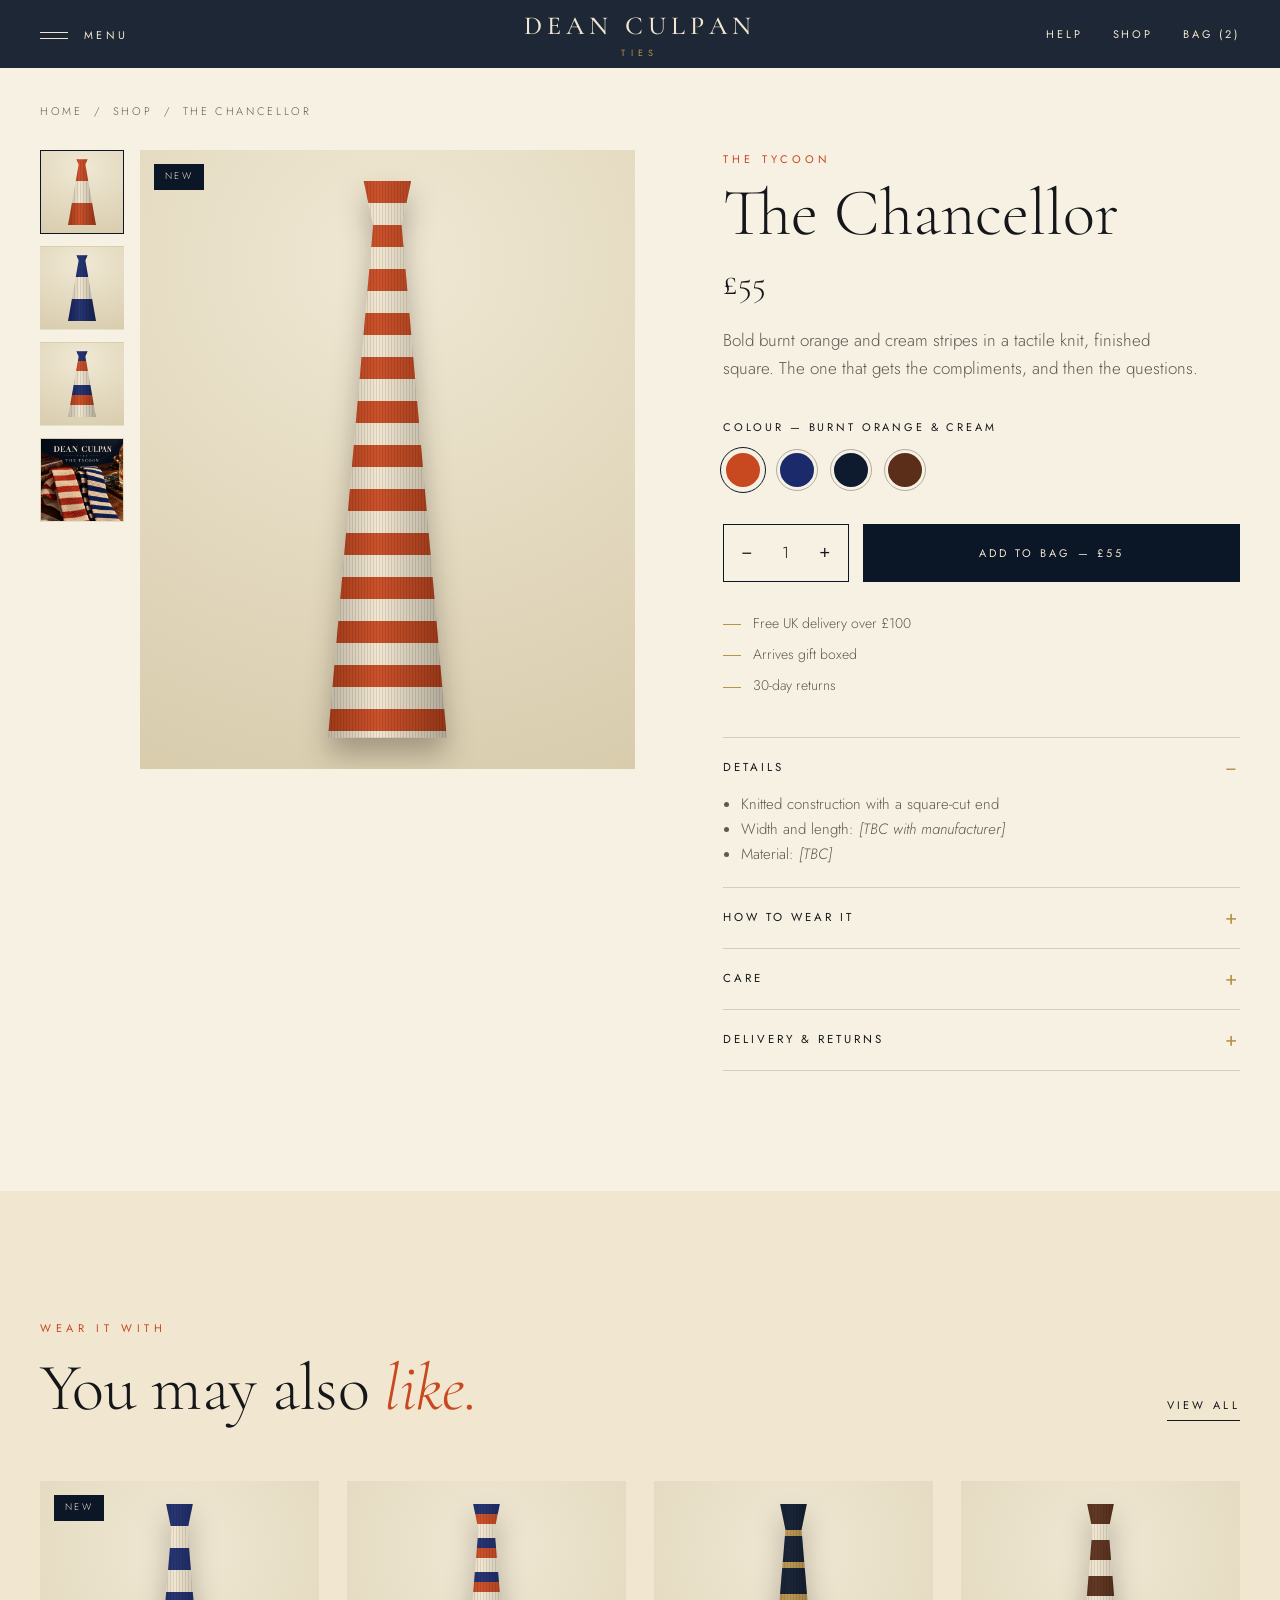
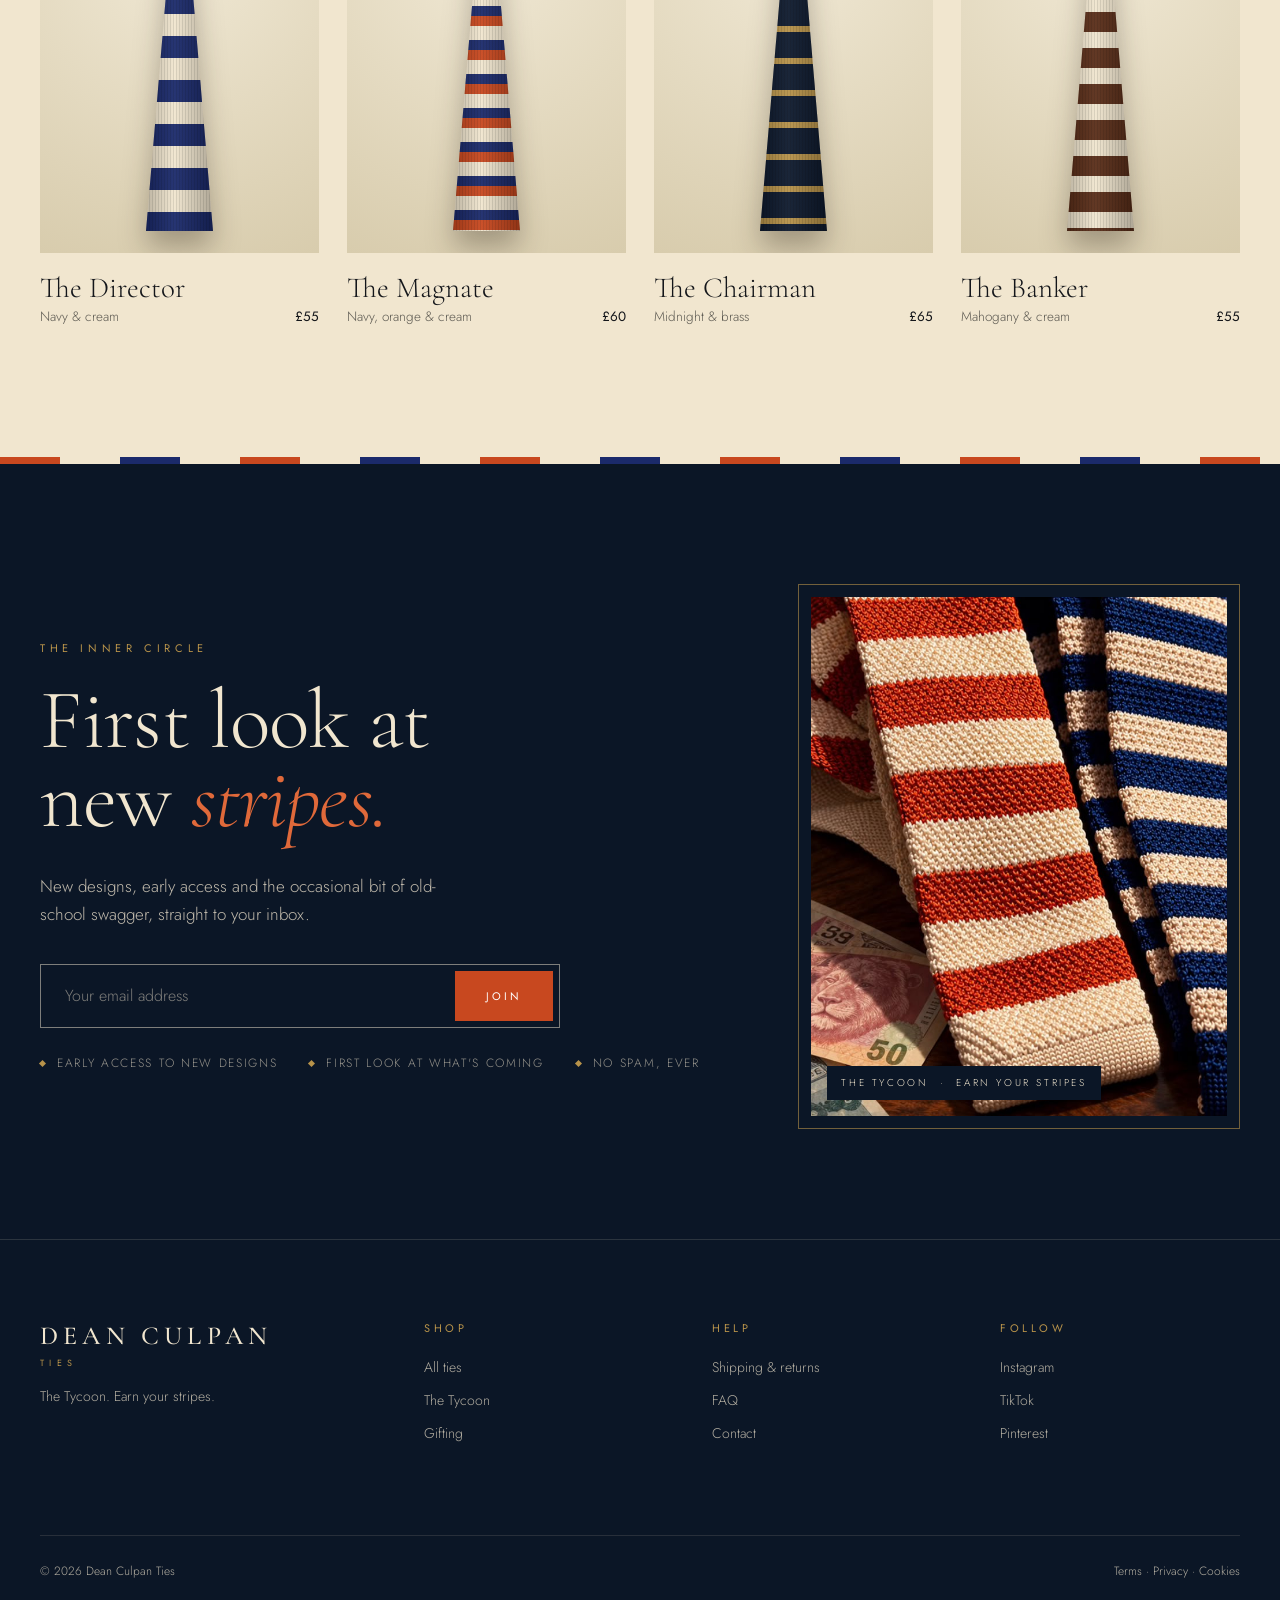
<file: product.html>
<!doctype html>
<html lang="en-GB">
<head>
<meta charset="utf-8">
<meta name="viewport" content="width=device-width, initial-scale=1">
<meta name="robots" content="noindex">
<title>The Chancellor — Dean Culpan Ties</title>
<link rel="preconnect" href="https://fonts.googleapis.com">
<link href="https://fonts.googleapis.com/css2?family=Cormorant+Garamond:ital,wght@0,300;0,400;0,500;1,300;1,400&family=Jost:wght@300;400;500&display=swap" rel="stylesheet">
<link rel="stylesheet" href="assets/style.css">
</head>
<body class="lt">
<header class="hdr"><div class="in">
  <div><button class="burger" data-menu aria-label="Open menu"><i></i><span>Menu</span></button></div>
  <a href="index.html" class="logo"><b>DEAN CULPAN</b><small>TIES</small></a>
  <div class="r"><a href="faq-contact.html">Help</a><a href="shop.html">Shop</a><a href="cart.html" class="bag">Bag (2)</a></div>
</div></header>
<div class="menu" id="menu">
  <button class="burger close" data-menu aria-label="Close menu"><i style="border:0;height:auto;width:auto;font-size:26px;line-height:1">×</i><span>Close</span></button>
  <nav><a href="shop.html"><span>01</span>Shop</a><a href="our-story.html"><span>02</span>Our Story</a><a href="gifting.html"><span>03</span>Gifting</a><a href="faq-contact.html"><span>04</span>Help &amp; FAQ</a><a href="shipping-returns.html"><span>05</span>Shipping &amp; Returns</a></nav>
  <div class="side"><p>Earn your stripes.</p></div>
  <div class="foot"><span>Instagram</span><span>TikTok</span><span>Pinterest</span></div>
</div>
<main class="top">
<div class="wrap crumbs"><a href="index.html">Home</a> &nbsp;/&nbsp; <a href="shop.html">Shop</a> &nbsp;/&nbsp; The Chancellor</div>
<div class="pdp">
  <div class="gallery">
    <div class="thumbs"><div class="t on"><div class="art"><div class="tie-shape" style="--s: repeating-linear-gradient(180deg,#c8481f 0 22px,#f1e6cf 22px 44px)"></div></div></div><div class="t"><div class="art"><div class="tie-shape" style="--s: repeating-linear-gradient(180deg,#1b2a6b 0 22px,#f1e6cf 22px 44px)"></div></div></div><div class="t"><div class="art"><div class="tie-shape" style="--s: repeating-linear-gradient(180deg,#1b2a6b 0 10px,#c8481f 10px 20px,#f1e6cf 20px 34px)"></div></div></div><div class="t"><img src="assets/hero-tycoon.jpg" alt="" style="width:100%;height:100%;object-fit:cover;object-position:30% 70%"></div></div>
    <div class="main-img"><span class="tag">New</span><div class="art"><div class="tie-shape" style="--s: repeating-linear-gradient(180deg,#c8481f 0 22px,#f1e6cf 22px 44px)"></div></div></div>
  </div>
  <div class="info">
    <div class="kick">The Tycoon</div>
    <h1>The Chancellor</h1>
    <div class="price">£55</div>
    <p class="desc">Bold burnt orange and cream stripes in a tactile knit, finished square. The one that gets the compliments, and then the questions.</p>
    <div class="label">Colour &mdash; Burnt orange &amp; cream</div>
    <div class="swatches"><div class="sw on" style="background:#c8481f" title="Burnt orange & cream"></div><div class="sw" style="background:#1b2a6b" title="Navy & cream"></div><div class="sw" style="background:#0e1a2e" title="Midnight & brass"></div><div class="sw" style="background:#5a2e19" title="Mahogany & cream"></div></div>
    <div class="row"><div class="qty"><button>−</button><span>1</span><button>+</button></div><a href="cart.html" class="btn fill">Add to bag — £55</a></div>
    <div class="perks"><div>Free UK delivery over £100</div><div>Arrives gift boxed</div><div>30-day returns</div></div>
    <div class="acc">
      <details open><summary>Details</summary><ul><li>Knitted construction with a square-cut end</li><li>Width and length: <em>[TBC with manufacturer]</em></li><li>Material: <em>[TBC]</em></li></ul></details>
      <details><summary>How to wear it</summary><p>Wear with navy, charcoal or a white oxford shirt. Knits sit slimmer than woven ties, so a four-in-hand knot suits them best.</p></details>
      <details><summary>Care</summary><p>Spot clean only. Hang or roll to store. Never fold a knitted tie.</p></details>
      <details><summary>Delivery &amp; returns</summary><p>Free UK delivery over £100. Standard £4.95. See <a href="shipping-returns.html" style="text-decoration:underline">shipping &amp; returns</a>.</p></details>
    </div>
  </div>
</div>
<section class="sec bundle"><div class="wrap">
  <div class="sh"><div><div class="eyebrow o">Wear it with</div><h2>You may also <em>like.</em></h2></div><a href="shop.html" class="lnk">View all</a></div>
  <div class="grid scroll"><a href="product.html" class="card "><div class="tie"><span class="tag">New</span><div class="art"><div class="tie-shape" style="--s: repeating-linear-gradient(180deg,#1b2a6b 0 22px,#f1e6cf 22px 44px)"></div></div><span class="qa">Quick add</span></div><h3>The Director</h3><div class="meta"><span>Navy & cream</span><b>£55</b></div></a><a href="product.html" class="card "><div class="tie"><div class="art"><div class="tie-shape" style="--s: repeating-linear-gradient(180deg,#1b2a6b 0 10px,#c8481f 10px 20px,#f1e6cf 20px 34px)"></div></div><span class="qa">Quick add</span></div><h3>The Magnate</h3><div class="meta"><span>Navy, orange & cream</span><b>£60</b></div></a><a href="product.html" class="card "><div class="tie"><div class="art"><div class="tie-shape" style="--s: repeating-linear-gradient(180deg,#0e1a2e 0 26px,#b8934a 26px 32px)"></div></div><span class="qa">Quick add</span></div><h3>The Chairman</h3><div class="meta"><span>Midnight & brass</span><b>£65</b></div></a><a href="product.html" class="card "><div class="tie"><div class="art"><div class="tie-shape" style="--s: repeating-linear-gradient(180deg,#5a2e19 0 20px,#f1e6cf 20px 36px)"></div></div><span class="qa">Quick add</span></div><h3>The Banker</h3><div class="meta"><span>Mahogany & cream</span><b>£55</b></div></a></div>
</div></section>

</main>
<footer>
  <div class="stripes"></div>
  <div class="big-cta"><div class="wrap cta-grid">
    <div class="cta-l">
      <div class="eyebrow rv">The Inner Circle</div>
      <h2 class="rv d1">First look at<br>new <em>stripes.</em></h2>
      <p class="cta-p rv d2">New designs, early access and the occasional bit of old-school swagger, straight to your inbox.</p>
      <form class="nl rv d2" onsubmit="return false"><input type="email" placeholder="Your email address" aria-label="Email address"><button class="btn solid">Join</button></form>
      <ul class="perks-f rv d3"><li>Early access to new designs</li><li>First look at what's coming</li><li>No spam, ever</li></ul>
    </div>
    <div class="cta-r rv d1"><div class="frame"><div class="pic"></div><span>The Tycoon &nbsp;·&nbsp; Earn your stripes</span></div></div>
  </div></div>
  <div class="wrap">
    <div class="foot-grid">
      <div><div class="logo"><b>DEAN CULPAN</b><small>TIES</small></div><p>The Tycoon. Earn your stripes.</p></div>
      <div><h4>Shop</h4><ul><li><a href="shop.html">All ties</a></li><li><a href="shop.html">The Tycoon</a></li><li><a href="gifting.html">Gifting</a></li></ul></div>
      <div><h4>Help</h4><ul><li><a href="shipping-returns.html">Shipping &amp; returns</a></li><li><a href="faq-contact.html">FAQ</a></li><li><a href="faq-contact.html#contact">Contact</a></li></ul></div>
      <div><h4>Follow</h4><ul><li>Instagram</li><li>TikTok</li><li>Pinterest</li></ul></div>
    </div>
    <div class="legal"><span>© 2026 Dean Culpan Ties</span><span>Terms · Privacy · Cookies</span></div>
  </div>
</footer>
<script>
(function(){var d=document,h=d.documentElement;h.classList.add('js');
var hd=d.querySelector('.hdr');function s(){hd.classList.toggle('solid',window.scrollY>40)}s();addEventListener('scroll',s,{passive:true});
var m=d.getElementById('menu');
d.querySelectorAll('[data-menu]').forEach(function(b){b.addEventListener('click',function(){m.classList.toggle('open');h.classList.toggle('lock',m.classList.contains('open'))})});
m.querySelectorAll('nav a').forEach(function(a){a.addEventListener('click',function(){m.classList.remove('open');h.classList.remove('lock')})});
var io=new IntersectionObserver(function(es){es.forEach(function(e){if(e.isIntersecting){e.target.classList.add('in');io.unobserve(e.target)}})},{threshold:.1});
d.querySelectorAll('.rv').forEach(function(e){io.observe(e)});
d.querySelectorAll('.qty').forEach(function(q){var sp=q.querySelector('span'),b=q.querySelectorAll('button');b[0].onclick=function(){sp.textContent=Math.max(1,+sp.textContent-1)};b[1].onclick=function(){sp.textContent=+sp.textContent+1}});
function one(sel,item){d.querySelectorAll(sel).forEach(function(g){g.querySelectorAll(item).forEach(function(c){c.addEventListener('click',function(){g.querySelectorAll(item).forEach(function(x){x.classList.remove('on')});c.classList.add('on')})})})}
one('.swatches','.sw');one('.chips','.chip');one('.thumbs','.t');
})();
</script>
</body>
</html>
</file>
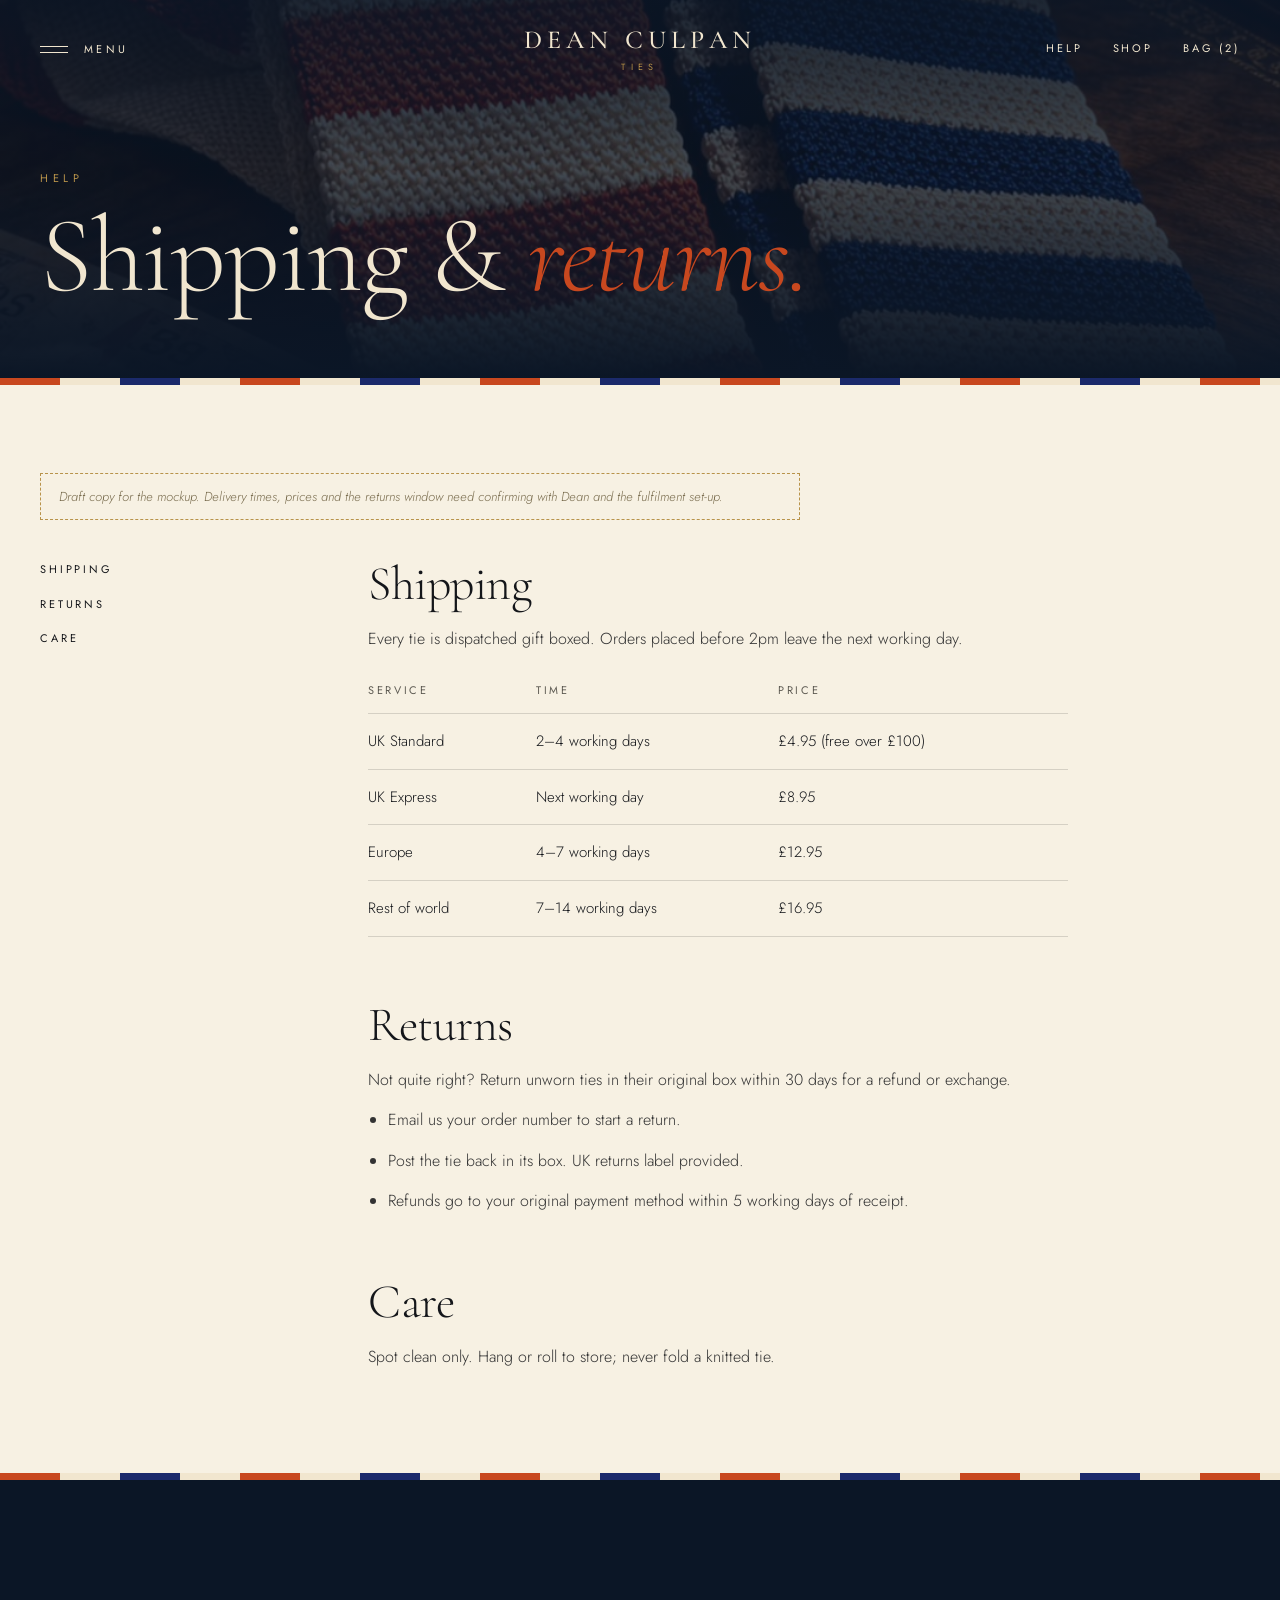
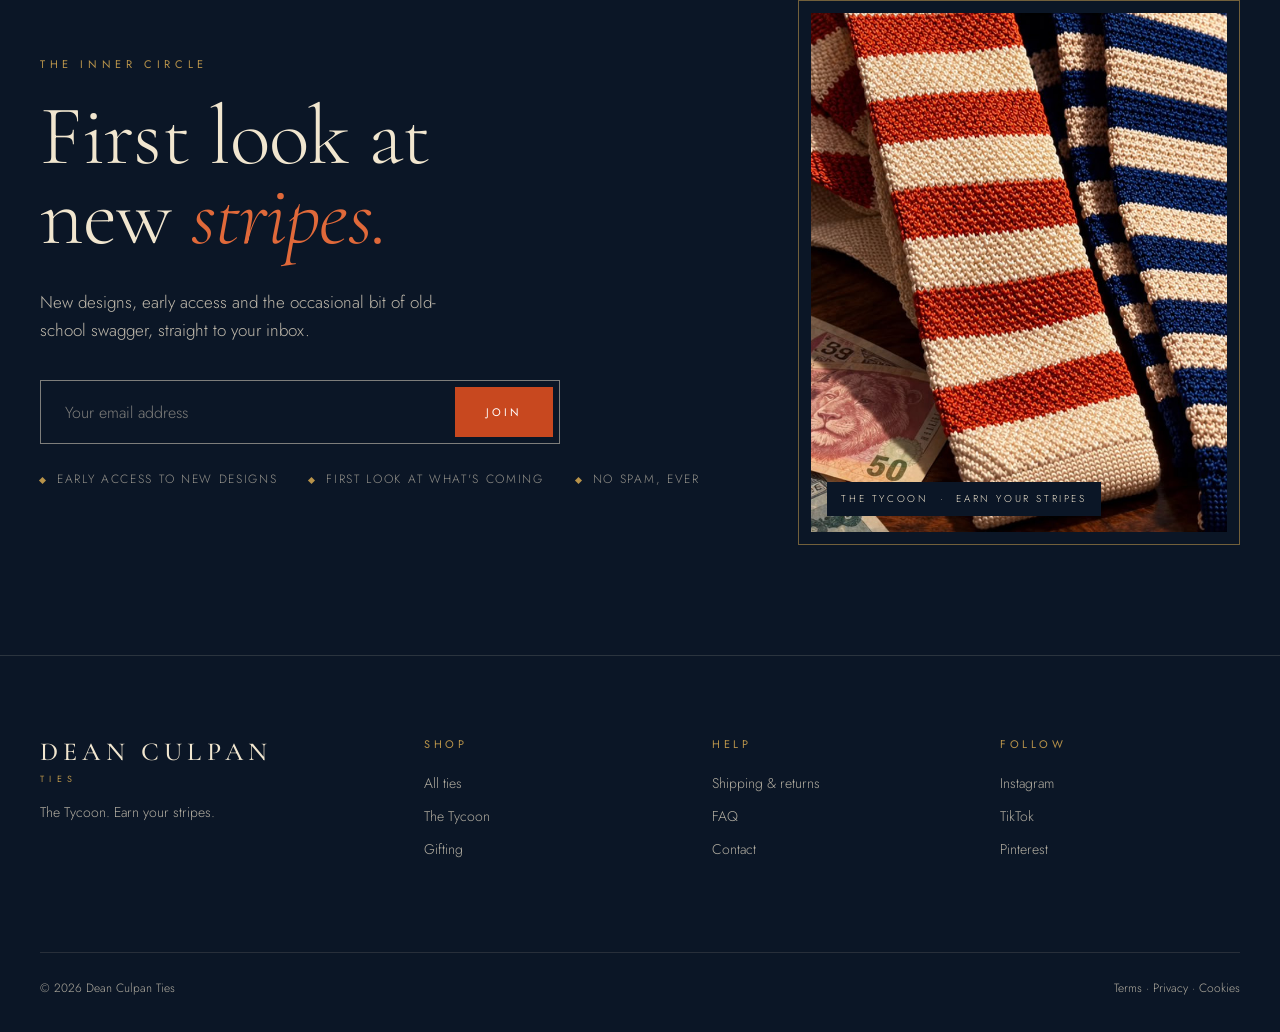
<file: shipping-returns.html>
<!doctype html>
<html lang="en-GB">
<head>
<meta charset="utf-8">
<meta name="viewport" content="width=device-width, initial-scale=1">
<meta name="robots" content="noindex">
<title>Shipping & Returns — Dean Culpan Ties</title>
<link rel="preconnect" href="https://fonts.googleapis.com">
<link href="https://fonts.googleapis.com/css2?family=Cormorant+Garamond:ital,wght@0,300;0,400;0,500;1,300;1,400&family=Jost:wght@300;400;500&display=swap" rel="stylesheet">
<link rel="stylesheet" href="assets/style.css">
</head>
<body>
<header class="hdr"><div class="in">
  <div><button class="burger" data-menu aria-label="Open menu"><i></i><span>Menu</span></button></div>
  <a href="index.html" class="logo"><b>DEAN CULPAN</b><small>TIES</small></a>
  <div class="r"><a href="faq-contact.html">Help</a><a href="shop.html">Shop</a><a href="cart.html" class="bag">Bag (2)</a></div>
</div></header>
<div class="menu" id="menu">
  <button class="burger close" data-menu aria-label="Close menu"><i style="border:0;height:auto;width:auto;font-size:26px;line-height:1">×</i><span>Close</span></button>
  <nav><a href="shop.html"><span>01</span>Shop</a><a href="our-story.html"><span>02</span>Our Story</a><a href="gifting.html"><span>03</span>Gifting</a><a href="faq-contact.html"><span>04</span>Help &amp; FAQ</a><a href="shipping-returns.html"><span>05</span>Shipping &amp; Returns</a></nav>
  <div class="side"><p>Earn your stripes.</p></div>
  <div class="foot"><span>Instagram</span><span>TikTok</span><span>Pinterest</span></div>
</div>
<main>
<div class="ph sm" style="--pos:center 60%"><div class="bg"></div><div class="wrap"><div class="eyebrow">Help</div><h1>Shipping &amp; <em>returns.</em></h1></div></div><div class="stripes"></div>
<section class="sec tight"><div class="wrap">
  <div class="note-box">Draft copy for the mockup. Delivery times, prices and the returns window need confirming with Dean and the fulfilment set-up.</div>
  <div class="two-col">
    <nav class="side-nav"><a href="#shipping">Shipping</a><a href="#returns">Returns</a><a href="#care">Care</a></nav>
    <div class="policy">
      <h2 id="shipping">Shipping</h2>
      <p>Every tie is dispatched gift boxed. Orders placed before 2pm leave the next working day.</p>
      <table><tr><th>Service</th><th>Time</th><th>Price</th></tr>
      <tr><td>UK Standard</td><td>2–4 working days</td><td>£4.95 (free over £100)</td></tr>
      <tr><td>UK Express</td><td>Next working day</td><td>£8.95</td></tr>
      <tr><td>Europe</td><td>4–7 working days</td><td>£12.95</td></tr>
      <tr><td>Rest of world</td><td>7–14 working days</td><td>£16.95</td></tr></table>
      <h2 id="returns">Returns</h2>
      <p>Not quite right? Return unworn ties in their original box within 30 days for a refund or exchange.</p>
      <ul><li>Email us your order number to start a return.</li><li>Post the tie back in its box. UK returns label provided.</li><li>Refunds go to your original payment method within 5 working days of receipt.</li></ul>
      <h2 id="care">Care</h2>
      <p>Spot clean only. Hang or roll to store; never fold a knitted tie.</p>
    </div>
  </div>
</div></section>

</main>
<footer>
  <div class="stripes"></div>
  <div class="big-cta"><div class="wrap cta-grid">
    <div class="cta-l">
      <div class="eyebrow rv">The Inner Circle</div>
      <h2 class="rv d1">First look at<br>new <em>stripes.</em></h2>
      <p class="cta-p rv d2">New designs, early access and the occasional bit of old-school swagger, straight to your inbox.</p>
      <form class="nl rv d2" onsubmit="return false"><input type="email" placeholder="Your email address" aria-label="Email address"><button class="btn solid">Join</button></form>
      <ul class="perks-f rv d3"><li>Early access to new designs</li><li>First look at what's coming</li><li>No spam, ever</li></ul>
    </div>
    <div class="cta-r rv d1"><div class="frame"><div class="pic"></div><span>The Tycoon &nbsp;·&nbsp; Earn your stripes</span></div></div>
  </div></div>
  <div class="wrap">
    <div class="foot-grid">
      <div><div class="logo"><b>DEAN CULPAN</b><small>TIES</small></div><p>The Tycoon. Earn your stripes.</p></div>
      <div><h4>Shop</h4><ul><li><a href="shop.html">All ties</a></li><li><a href="shop.html">The Tycoon</a></li><li><a href="gifting.html">Gifting</a></li></ul></div>
      <div><h4>Help</h4><ul><li><a href="shipping-returns.html">Shipping &amp; returns</a></li><li><a href="faq-contact.html">FAQ</a></li><li><a href="faq-contact.html#contact">Contact</a></li></ul></div>
      <div><h4>Follow</h4><ul><li>Instagram</li><li>TikTok</li><li>Pinterest</li></ul></div>
    </div>
    <div class="legal"><span>© 2026 Dean Culpan Ties</span><span>Terms · Privacy · Cookies</span></div>
  </div>
</footer>
<script>
(function(){var d=document,h=d.documentElement;h.classList.add('js');
var hd=d.querySelector('.hdr');function s(){hd.classList.toggle('solid',window.scrollY>40)}s();addEventListener('scroll',s,{passive:true});
var m=d.getElementById('menu');
d.querySelectorAll('[data-menu]').forEach(function(b){b.addEventListener('click',function(){m.classList.toggle('open');h.classList.toggle('lock',m.classList.contains('open'))})});
m.querySelectorAll('nav a').forEach(function(a){a.addEventListener('click',function(){m.classList.remove('open');h.classList.remove('lock')})});
var io=new IntersectionObserver(function(es){es.forEach(function(e){if(e.isIntersecting){e.target.classList.add('in');io.unobserve(e.target)}})},{threshold:.1});
d.querySelectorAll('.rv').forEach(function(e){io.observe(e)});
d.querySelectorAll('.qty').forEach(function(q){var sp=q.querySelector('span'),b=q.querySelectorAll('button');b[0].onclick=function(){sp.textContent=Math.max(1,+sp.textContent-1)};b[1].onclick=function(){sp.textContent=+sp.textContent+1}});
function one(sel,item){d.querySelectorAll(sel).forEach(function(g){g.querySelectorAll(item).forEach(function(c){c.addEventListener('click',function(){g.querySelectorAll(item).forEach(function(x){x.classList.remove('on')});c.classList.add('on')})})})}
one('.swatches','.sw');one('.chips','.chip');one('.thumbs','.t');
})();
</script>
</body>
</html>
</file>
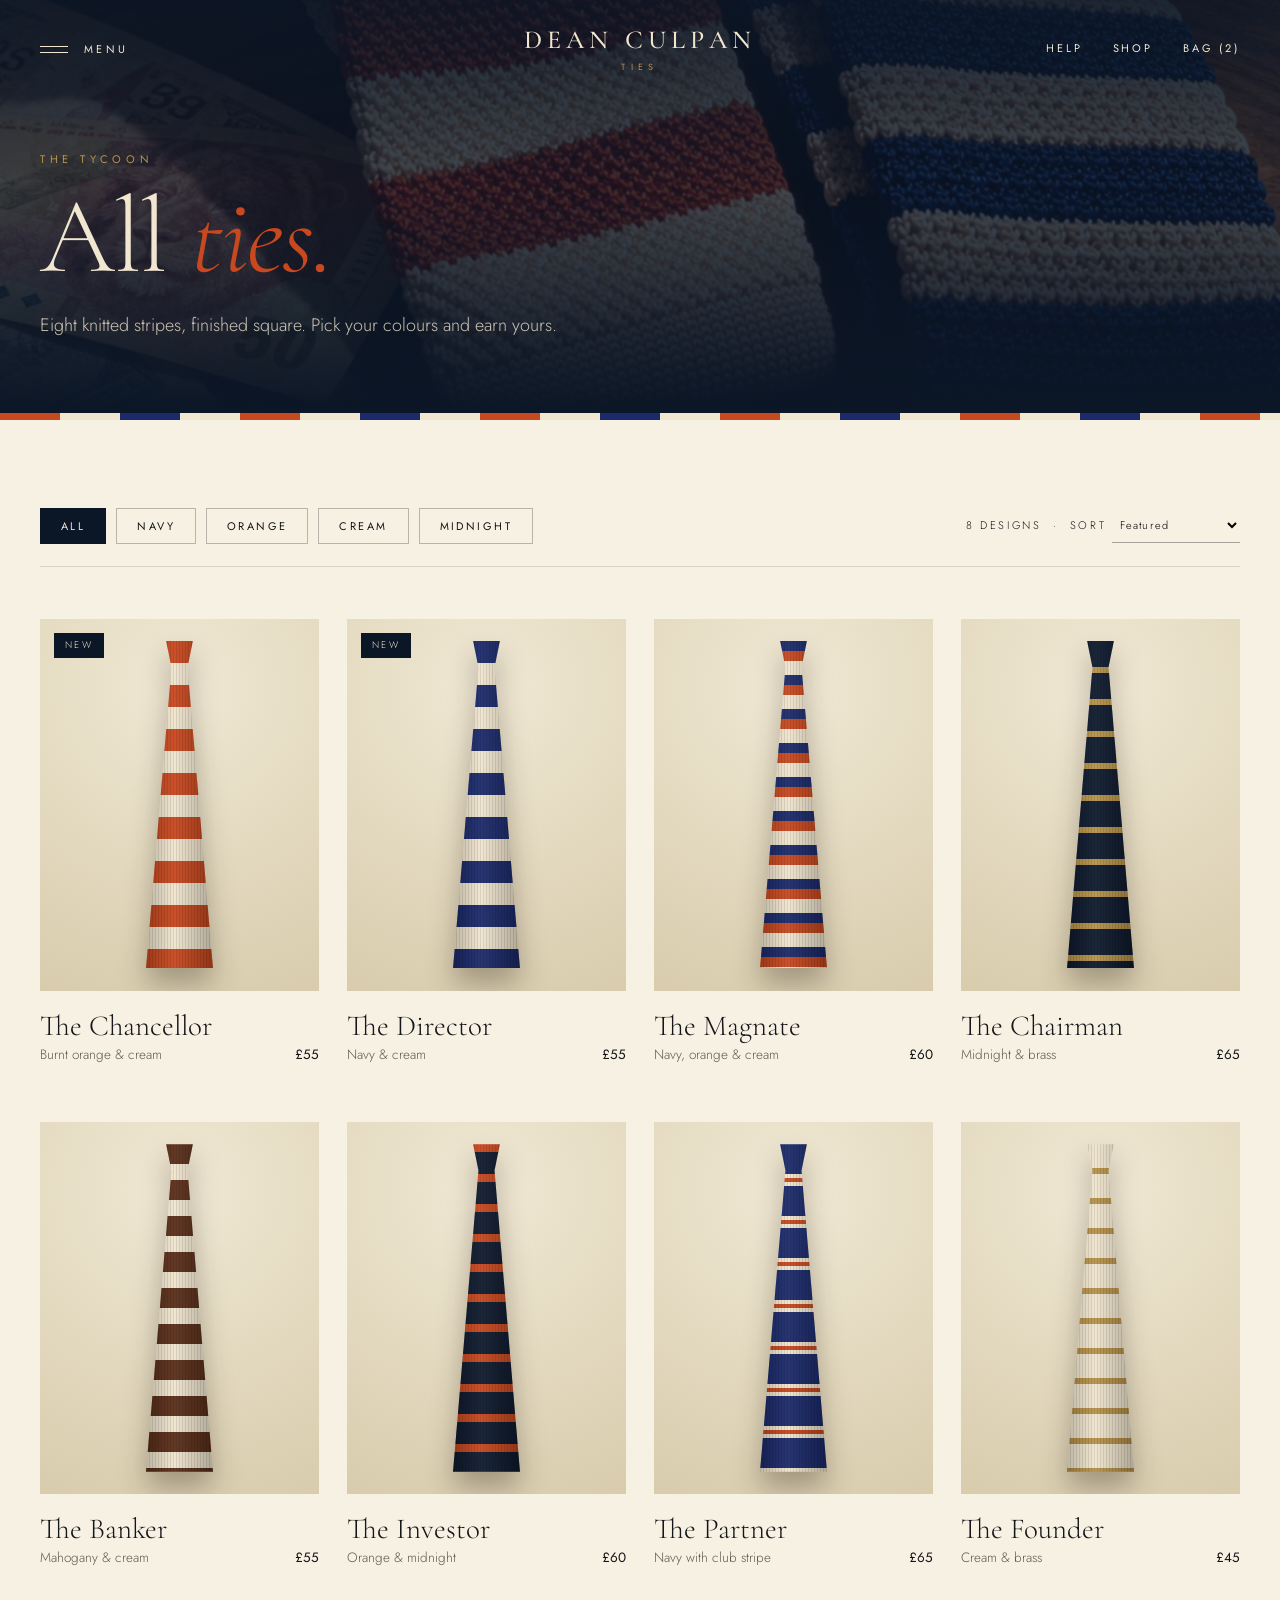
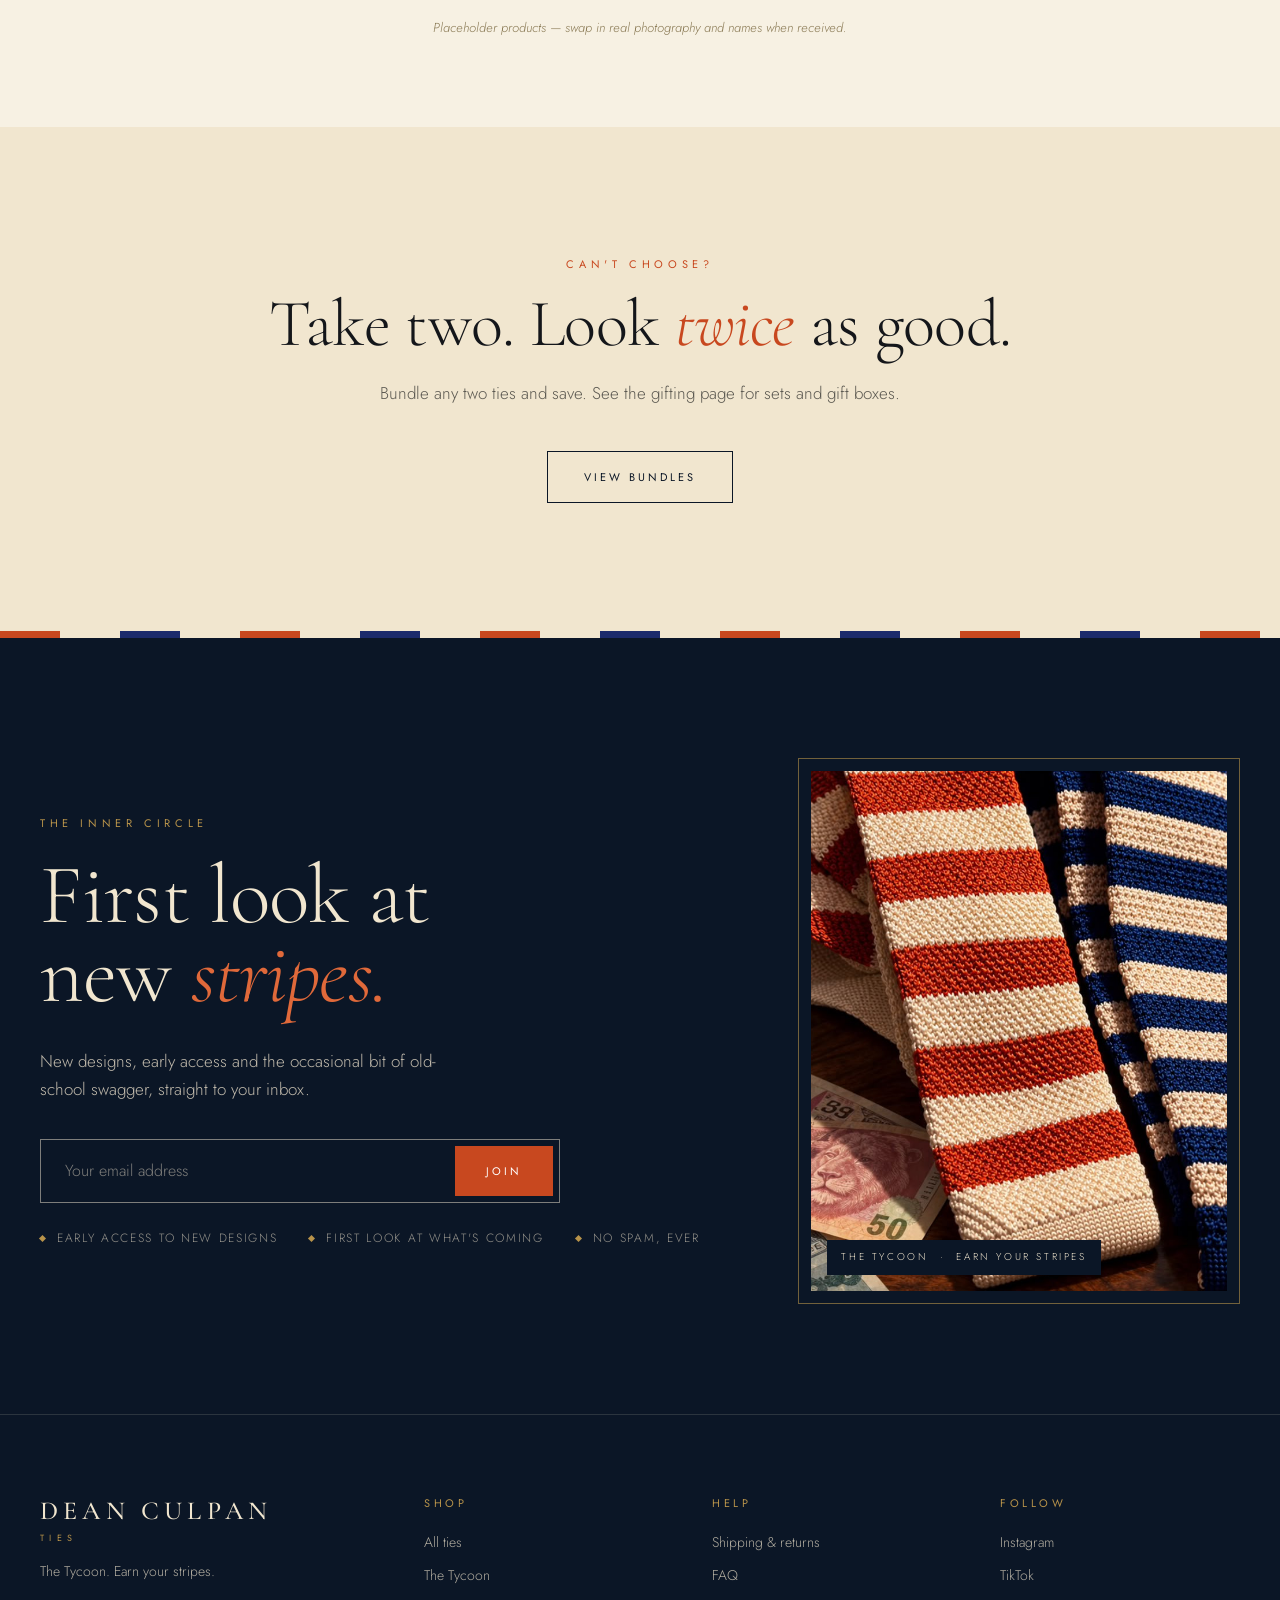
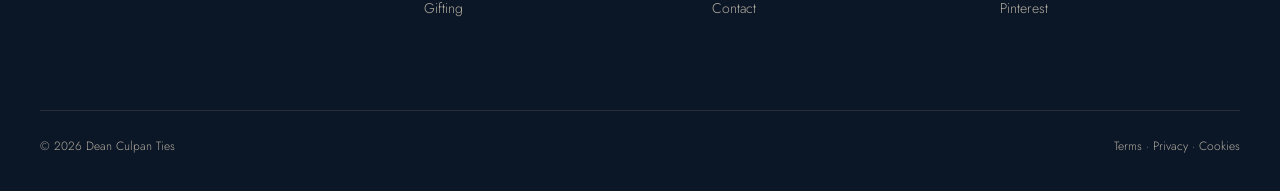
<file: shop.html>
<!doctype html>
<html lang="en-GB">
<head>
<meta charset="utf-8">
<meta name="viewport" content="width=device-width, initial-scale=1">
<meta name="robots" content="noindex">
<title>Shop All Ties — Dean Culpan Ties</title>
<link rel="preconnect" href="https://fonts.googleapis.com">
<link href="https://fonts.googleapis.com/css2?family=Cormorant+Garamond:ital,wght@0,300;0,400;0,500;1,300;1,400&family=Jost:wght@300;400;500&display=swap" rel="stylesheet">
<link rel="stylesheet" href="assets/style.css">
</head>
<body>
<header class="hdr"><div class="in">
  <div><button class="burger" data-menu aria-label="Open menu"><i></i><span>Menu</span></button></div>
  <a href="index.html" class="logo"><b>DEAN CULPAN</b><small>TIES</small></a>
  <div class="r"><a href="faq-contact.html">Help</a><a href="shop.html">Shop</a><a href="cart.html" class="bag">Bag (2)</a></div>
</div></header>
<div class="menu" id="menu">
  <button class="burger close" data-menu aria-label="Close menu"><i style="border:0;height:auto;width:auto;font-size:26px;line-height:1">×</i><span>Close</span></button>
  <nav><a href="shop.html"><span>01</span>Shop</a><a href="our-story.html"><span>02</span>Our Story</a><a href="gifting.html"><span>03</span>Gifting</a><a href="faq-contact.html"><span>04</span>Help &amp; FAQ</a><a href="shipping-returns.html"><span>05</span>Shipping &amp; Returns</a></nav>
  <div class="side"><p>Earn your stripes.</p></div>
  <div class="foot"><span>Instagram</span><span>TikTok</span><span>Pinterest</span></div>
</div>
<main>
<div class="ph sm" style="--pos:center 78%"><div class="bg"></div><div class="wrap"><div class="eyebrow">The Tycoon</div><h1>All <em>ties.</em></h1><p>Eight knitted stripes, finished square. Pick your colours and earn yours.</p></div></div><div class="stripes"></div>
<section class="sec tight"><div class="wrap">
  <div class="toolbar">
    <div class="chips"><button class="chip on">All</button><button class="chip">Navy</button><button class="chip">Orange</button><button class="chip">Cream</button><button class="chip">Midnight</button></div>
    <div>8 designs &nbsp;·&nbsp; Sort <select><option>Featured</option><option>Price: low to high</option><option>Price: high to low</option><option>Newest</option></select></div>
  </div>
  <div class="grid"><a href="product.html" class="card rv d0"><div class="tie"><span class="tag">New</span><div class="art"><div class="tie-shape" style="--s: repeating-linear-gradient(180deg,#c8481f 0 22px,#f1e6cf 22px 44px)"></div></div><span class="qa">Quick add</span></div><h3>The Chancellor</h3><div class="meta"><span>Burnt orange & cream</span><b>£55</b></div></a><a href="product.html" class="card rv d1"><div class="tie"><span class="tag">New</span><div class="art"><div class="tie-shape" style="--s: repeating-linear-gradient(180deg,#1b2a6b 0 22px,#f1e6cf 22px 44px)"></div></div><span class="qa">Quick add</span></div><h3>The Director</h3><div class="meta"><span>Navy & cream</span><b>£55</b></div></a><a href="product.html" class="card rv d2"><div class="tie"><div class="art"><div class="tie-shape" style="--s: repeating-linear-gradient(180deg,#1b2a6b 0 10px,#c8481f 10px 20px,#f1e6cf 20px 34px)"></div></div><span class="qa">Quick add</span></div><h3>The Magnate</h3><div class="meta"><span>Navy, orange & cream</span><b>£60</b></div></a><a href="product.html" class="card rv d3"><div class="tie"><div class="art"><div class="tie-shape" style="--s: repeating-linear-gradient(180deg,#0e1a2e 0 26px,#b8934a 26px 32px)"></div></div><span class="qa">Quick add</span></div><h3>The Chairman</h3><div class="meta"><span>Midnight & brass</span><b>£65</b></div></a><a href="product.html" class="card rv d0"><div class="tie"><div class="art"><div class="tie-shape" style="--s: repeating-linear-gradient(180deg,#5a2e19 0 20px,#f1e6cf 20px 36px)"></div></div><span class="qa">Quick add</span></div><h3>The Banker</h3><div class="meta"><span>Mahogany & cream</span><b>£55</b></div></a><a href="product.html" class="card rv d1"><div class="tie"><div class="art"><div class="tie-shape" style="--s: repeating-linear-gradient(180deg,#c8481f 0 8px,#0e1a2e 8px 30px)"></div></div><span class="qa">Quick add</span></div><h3>The Investor</h3><div class="meta"><span>Orange & midnight</span><b>£60</b></div></a><a href="product.html" class="card rv d2"><div class="tie"><div class="art"><div class="tie-shape" style="--s: repeating-linear-gradient(180deg,#1b2a6b 0 30px,#f1e6cf 30px 34px,#c8481f 34px 38px,#f1e6cf 38px 42px)"></div></div><span class="qa">Quick add</span></div><h3>The Partner</h3><div class="meta"><span>Navy with club stripe</span><b>£65</b></div></a><a href="product.html" class="card rv d3"><div class="tie"><div class="art"><div class="tie-shape" style="--s: repeating-linear-gradient(180deg,#f1e6cf 0 24px,#b8934a 24px 30px)"></div></div><span class="qa">Quick add</span></div><h3>The Founder</h3><div class="meta"><span>Cream & brass</span><b>£45</b></div></a></div>
  <p class="note">Placeholder products — swap in real photography and names when received.</p>
</div></section>
<section class="sec bundle"><div class="wrap" style="text-align:center">
  <div class="eyebrow o rv">Can't choose?</div><h2 class="rv d1" style="margin-top:18px">Take two. Look <em>twice</em> as good.</h2>
  <p class="lede rv d2" style="margin:22px auto 0">Bundle any two ties and save. See the gifting page for sets and gift boxes.</p>
  <div class="center rv d3" style="margin-top:44px"><a href="gifting.html" class="btn dark">View bundles</a></div>
</div></section>

</main>
<footer>
  <div class="stripes"></div>
  <div class="big-cta"><div class="wrap cta-grid">
    <div class="cta-l">
      <div class="eyebrow rv">The Inner Circle</div>
      <h2 class="rv d1">First look at<br>new <em>stripes.</em></h2>
      <p class="cta-p rv d2">New designs, early access and the occasional bit of old-school swagger, straight to your inbox.</p>
      <form class="nl rv d2" onsubmit="return false"><input type="email" placeholder="Your email address" aria-label="Email address"><button class="btn solid">Join</button></form>
      <ul class="perks-f rv d3"><li>Early access to new designs</li><li>First look at what's coming</li><li>No spam, ever</li></ul>
    </div>
    <div class="cta-r rv d1"><div class="frame"><div class="pic"></div><span>The Tycoon &nbsp;·&nbsp; Earn your stripes</span></div></div>
  </div></div>
  <div class="wrap">
    <div class="foot-grid">
      <div><div class="logo"><b>DEAN CULPAN</b><small>TIES</small></div><p>The Tycoon. Earn your stripes.</p></div>
      <div><h4>Shop</h4><ul><li><a href="shop.html">All ties</a></li><li><a href="shop.html">The Tycoon</a></li><li><a href="gifting.html">Gifting</a></li></ul></div>
      <div><h4>Help</h4><ul><li><a href="shipping-returns.html">Shipping &amp; returns</a></li><li><a href="faq-contact.html">FAQ</a></li><li><a href="faq-contact.html#contact">Contact</a></li></ul></div>
      <div><h4>Follow</h4><ul><li>Instagram</li><li>TikTok</li><li>Pinterest</li></ul></div>
    </div>
    <div class="legal"><span>© 2026 Dean Culpan Ties</span><span>Terms · Privacy · Cookies</span></div>
  </div>
</footer>
<script>
(function(){var d=document,h=d.documentElement;h.classList.add('js');
var hd=d.querySelector('.hdr');function s(){hd.classList.toggle('solid',window.scrollY>40)}s();addEventListener('scroll',s,{passive:true});
var m=d.getElementById('menu');
d.querySelectorAll('[data-menu]').forEach(function(b){b.addEventListener('click',function(){m.classList.toggle('open');h.classList.toggle('lock',m.classList.contains('open'))})});
m.querySelectorAll('nav a').forEach(function(a){a.addEventListener('click',function(){m.classList.remove('open');h.classList.remove('lock')})});
var io=new IntersectionObserver(function(es){es.forEach(function(e){if(e.isIntersecting){e.target.classList.add('in');io.unobserve(e.target)}})},{threshold:.1});
d.querySelectorAll('.rv').forEach(function(e){io.observe(e)});
d.querySelectorAll('.qty').forEach(function(q){var sp=q.querySelector('span'),b=q.querySelectorAll('button');b[0].onclick=function(){sp.textContent=Math.max(1,+sp.textContent-1)};b[1].onclick=function(){sp.textContent=+sp.textContent+1}});
function one(sel,item){d.querySelectorAll(sel).forEach(function(g){g.querySelectorAll(item).forEach(function(c){c.addEventListener('click',function(){g.querySelectorAll(item).forEach(function(x){x.classList.remove('on')});c.classList.add('on')})})})}
one('.swatches','.sw');one('.chips','.chip');one('.thumbs','.t');
})();
</script>
</body>
</html>
</file>
<file: assets/style.css>
/* Dean Culpan Ties — v2 (sleek / editorial). Brand: navy, cream, burnt orange, brass. */
:root {
  --navy: #0b1626; --navy-2: #122238; --tie-navy: #1b2a6b;
  --cream: #f1e6cf; --ivory: #f7f1e3; --stone: #e6dcc4;
  --orange: #c8481f; --orange-hi: #e0693a; --brass: #b8934a; --wood: #4a2414;
  --ink: #14161a; --mute: #5d5a52;
  --serif: "Cormorant Garamond", Georgia, serif;
  --sans: "Jost", "Helvetica Neue", Arial, sans-serif;
  --ease: cubic-bezier(.2,.7,.2,1);
  --gut: 40px;
}
* { box-sizing: border-box; margin: 0; padding: 0; }
html { scroll-behavior: smooth; }
html.lock { overflow: hidden; }
body { font-family: var(--sans); font-weight: 300; color: var(--ink); background: var(--ivory); line-height: 1.65; -webkit-font-smoothing: antialiased; overflow-x: clip; }
img { max-width: 100%; display: block; }
a { color: inherit; text-decoration: none; }
ul { list-style: none; }
.wrap { max-width: 1360px; margin: 0 auto; padding: 0 var(--gut); }

/* ---------- Type helpers ---------- */
.eyebrow { font-size: 11px; letter-spacing: .42em; text-transform: uppercase; color: var(--brass); font-weight: 400; }
.eyebrow.o { color: var(--orange); }
h1, h2, h3 { font-family: var(--serif); font-weight: 300; line-height: 1; }
h2 { font-size: clamp(40px, 5.2vw, 78px); letter-spacing: -.01em; }
h2 em, h1 em { font-style: italic; color: var(--orange); font-weight: 300; }
.on-dark h2 em, .on-dark h1 em { color: var(--orange-hi); }
.lede { max-width: 560px; color: var(--mute); font-size: 17px; }
.lnk { font-size: 11px; letter-spacing: .3em; text-transform: uppercase; font-weight: 400; border-bottom: 1px solid currentColor; padding-bottom: 6px; white-space: nowrap; transition: .3s; }
.lnk:hover { color: var(--orange); }

/* ---------- Buttons ---------- */
.btn { display: inline-flex; align-items: center; justify-content: center; padding: 17px 36px; font: 400 11px var(--sans); letter-spacing: .28em; text-transform: uppercase; border: 1px solid currentColor; color: var(--cream); background: none; cursor: pointer; transition: .35s var(--ease); text-align: center; }
.btn:hover { background: var(--cream); color: var(--navy); border-color: var(--cream); }
.btn.solid { background: var(--orange); border-color: var(--orange); color: #fff; }
.btn.solid:hover { background: var(--cream); border-color: var(--cream); color: var(--navy); }
.btn.dark { color: var(--navy); }
.btn.dark:hover { background: var(--navy); color: var(--cream); border-color: var(--navy); }
.btn.fill { background: var(--navy); border-color: var(--navy); color: var(--cream); }
.btn.fill:hover { background: var(--orange); border-color: var(--orange); color: #fff; }
.btn.sm { padding: 11px 22px; }
.btn.wide { width: 100%; padding: 20px; }
.btns { display: flex; gap: 14px; flex-wrap: wrap; }

/* ---------- Header ---------- */
.hdr { position: fixed; inset: 0 0 auto 0; z-index: 50; color: var(--cream); transition: background .4s, backdrop-filter .4s; }
.hdr .in { display: grid; grid-template-columns: 1fr auto 1fr; align-items: center; height: 96px; padding: 0 var(--gut); transition: height .4s var(--ease); }
.hdr.solid, .lt .hdr { background: rgba(11,22,38,.92); -webkit-backdrop-filter: blur(14px); backdrop-filter: blur(14px); }
.hdr.solid .in, .lt .hdr .in { height: 68px; }
.burger { display: inline-flex; align-items: center; gap: 16px; font: 400 11px var(--sans); letter-spacing: .3em; text-transform: uppercase; background: none; border: 0; color: inherit; cursor: pointer; }
.burger i { display: block; width: 28px; height: 7px; border-top: 1px solid; border-bottom: 1px solid; transition: .3s; }
.burger:hover i { width: 36px; }
.logo { text-align: center; line-height: 1; color: var(--cream); }
.logo b { display: block; font: 500 26px var(--serif); letter-spacing: .2em; }
.logo small { display: block; margin-top: 5px; font: 400 9px var(--sans); letter-spacing: .6em; color: var(--brass); }
.hdr .r { display: flex; justify-content: flex-end; align-items: center; gap: 30px; font-size: 11px; letter-spacing: .26em; text-transform: uppercase; font-weight: 400; }
.hdr .r a:hover { color: var(--brass); }

/* ---------- Full-screen menu ---------- */
.menu { position: fixed; inset: 0; z-index: 100; background: var(--navy); color: var(--cream); display: grid; grid-template-columns: 1.1fr 1fr; opacity: 0; visibility: hidden; transition: opacity .5s var(--ease), visibility .5s; }
.menu.open { opacity: 1; visibility: visible; }
.menu .close { position: absolute; top: 30px; left: var(--gut); z-index: 3; }
.menu nav { display: flex; flex-direction: column; justify-content: center; padding: 120px var(--gut) 60px; gap: 6px; }
.menu nav a { font: 300 clamp(38px, 5.4vw, 78px)/1.12 var(--serif); display: flex; align-items: baseline; gap: 22px; transition: .35s var(--ease); }
.menu nav a span { font: 400 11px var(--sans); letter-spacing: .3em; color: var(--brass); }
.menu nav a:hover { color: var(--orange-hi); padding-left: 14px; }
.menu .side { position: relative; background: url(hero-tycoon.jpg) 35% 80%/cover; }
.menu .side::after { content: ""; position: absolute; inset: 0; background: linear-gradient(90deg, var(--navy), rgba(11,22,38,.2) 40%, rgba(11,22,38,.5)); }
.menu .side p { position: absolute; z-index: 2; left: 40px; bottom: 40px; font: italic 300 30px var(--serif); }
.menu .foot { position: absolute; left: var(--gut); bottom: 30px; font-size: 11px; letter-spacing: .26em; text-transform: uppercase; color: rgba(241,230,207,.6); display: flex; gap: 28px; z-index: 3; }

/* ---------- Hero ---------- */
.hero { position: relative; min-height: 100svh; display: flex; align-items: flex-end; color: var(--cream); background: var(--navy); overflow: hidden; }
.hero-bg { position: absolute; inset: 0; background: url(hero-tycoon.jpg) center 72%/cover; transform: scale(1.07); animation: settle 2.6s var(--ease) forwards; }
@keyframes settle { to { transform: scale(1); } }
.hero-shade { position: absolute; inset: 0; background: linear-gradient(90deg, rgba(11,22,38,.9) 0%, rgba(11,22,38,.5) 42%, rgba(11,22,38,.08) 100%), linear-gradient(0deg, rgba(11,22,38,.9) 0%, transparent 42%), linear-gradient(180deg, rgba(11,22,38,.6) 0%, transparent 22%); }
.hero-in { position: relative; z-index: 2; width: 100%; max-width: 1360px; margin: 0 auto; padding: 0 var(--gut) 104px; }
.hero h1 { font-size: clamp(58px, 10vw, 156px); line-height: .9; letter-spacing: -.015em; margin: 24px 0 30px; }
.hero p { max-width: 460px; font-size: 18px; color: rgba(241,230,207,.85); margin-bottom: 40px; }
.hero-card { position: absolute; z-index: 2; right: var(--gut); bottom: 104px; width: 236px; padding: 8px; border: 1px solid rgba(241,230,207,.45); background: rgba(11,22,38,.35); -webkit-backdrop-filter: blur(8px); backdrop-filter: blur(8px); transition: .4s var(--ease); }
.hero-card:hover { transform: translateY(-6px); border-color: var(--cream); }
.hero-card .pic { aspect-ratio: 4/5; background: url(hero-tycoon.jpg) 14% 76%/280%; }
.hero-card span { display: flex; justify-content: space-between; padding: 12px 6px 6px; font-size: 10px; letter-spacing: .24em; text-transform: uppercase; }
.cue { position: absolute; z-index: 2; left: 50%; bottom: 0; width: 1px; height: 64px; background: rgba(241,230,207,.25); overflow: hidden; }
.cue::after { content: ""; position: absolute; left: 0; top: -40%; width: 1px; height: 40%; background: var(--cream); animation: cue 2.2s ease-in-out infinite; }
@keyframes cue { to { top: 100%; } }

/* ---------- Ticker ---------- */
.ticker { background: var(--navy); color: var(--cream); overflow: hidden; border-bottom: 1px solid rgba(241,230,207,.12); padding: 17px 0; }
.track { display: flex; width: max-content; animation: tick 46s linear infinite; }
.track span { font-size: 11px; letter-spacing: .34em; text-transform: uppercase; padding: 0 34px; white-space: nowrap; display: flex; align-items: center; gap: 68px; }
.track span::after { content: ""; width: 5px; height: 5px; background: var(--brass); transform: rotate(45deg); }
@keyframes tick { to { transform: translateX(-50%); } }

/* ---------- Sections ---------- */
.sec { padding: 128px 0; }
.sec.tight { padding: 88px 0; }
.sh { display: flex; justify-content: space-between; align-items: flex-end; gap: 28px; margin-bottom: 60px; flex-wrap: wrap; }
.sh h2 { margin-top: 18px; }
.statement { padding: 150px 0 140px; text-align: center; }
.statement p { font: 300 clamp(30px, 4.2vw, 64px)/1.15 var(--serif); max-width: 1060px; margin: 28px auto 0; }
.statement p em { color: var(--orange); }
.stripes { height: 7px; background: repeating-linear-gradient(90deg, var(--orange) 0 60px, var(--cream) 60px 120px, var(--tie-navy) 120px 180px, var(--cream) 180px 240px); }

/* ---------- Product cards ---------- */
.grid { display: grid; grid-template-columns: repeat(4, 1fr); gap: 56px 28px; }
.card { display: block; position: relative; }
.card .tie { aspect-ratio: 3/4; background: radial-gradient(120% 90% at 50% 18%, #f0e8d4 0%, #d8ccad 100%); display: grid; place-items: center; position: relative; overflow: hidden; }
.card .art { width: 24%; height: 88%; transition: transform .9s var(--ease); }
.card:hover .art { transform: translateY(-10px) scale(1.035); }
.art { filter: drop-shadow(0 16px 14px rgba(25,18,6,.3)); }
.tie-shape { position: relative; width: 100%; height: 100%; clip-path: polygon(30% 0, 70% 0, 62% 8%, 100% 100%, 0 100%, 38% 8%); background: repeating-linear-gradient(90deg, rgba(0,0,0,.1) 0 1px, transparent 1px 3px), var(--s); }
.tie-shape::after { content: ""; position: absolute; inset: 0; background: linear-gradient(90deg, rgba(0,0,0,.22), rgba(255,255,255,.05) 42%, rgba(0,0,0,.28)); }
.tag { position: absolute; z-index: 2; top: 14px; left: 14px; font-size: 9.5px; letter-spacing: .26em; text-transform: uppercase; background: var(--navy); color: var(--cream); padding: 5px 11px; }
.qa { position: absolute; left: 14px; right: 14px; bottom: 14px; z-index: 2; background: var(--navy); color: var(--cream); text-align: center; padding: 14px; font-size: 10.5px; letter-spacing: .28em; text-transform: uppercase; transform: translateY(14px); opacity: 0; transition: .45s var(--ease); }
.card:hover .qa { transform: none; opacity: 1; }
.card h3 { margin-top: 20px; font-size: 29px; }
.card .meta { display: flex; justify-content: space-between; gap: 10px; font-size: 13.5px; color: var(--mute); margin-top: 4px; }
.card .meta b { font-weight: 400; color: var(--ink); }

/* ---------- Split panels ---------- */
.panels { display: grid; grid-template-columns: 1fr 1fr; gap: 0; background: var(--navy); }
.panel { display: flex; flex-direction: column; color: var(--cream); background: var(--navy-2); }
.panel.gift { background: var(--wood); }
.panel .img { position: relative; height: clamp(360px, 58vh, 620px); overflow: hidden; }
.panel .bgi { position: absolute; inset: 0; background-size: cover; transition: transform 1.6s var(--ease); }
.panel:hover .bgi { transform: scale(1.05); }
.panel .img::after { content: ""; position: absolute; inset: auto 0 0 0; height: 35%; background: linear-gradient(0deg, rgba(0,0,0,.25), transparent); }
.panel .tx { display: grid; grid-template-columns: 1fr auto; gap: 8px 40px; align-items: start; align-content: start; padding: 48px var(--gut) 56px; flex: 1; }
.panel .tx .eyebrow { grid-column: 1 / -1; color: var(--brass); }
.panel.gift .tx .eyebrow { color: var(--cream); opacity: .75; }
.panel h3 { font-size: clamp(38px, 4vw, 60px); line-height: 1.02; margin: 10px 0 0; min-height: 2.04em; }
.panel h3 em { font-style: italic; color: var(--orange-hi); }
.panel p { grid-column: 1; max-width: 420px; margin-top: 14px; color: rgba(241,230,207,.78); }
.panel .go { grid-column: 2; grid-row: 2 / span 2; align-self: end; margin-bottom: 4px; width: 64px; height: 64px; border: 1px solid rgba(241,230,207,.55); border-radius: 50%; display: grid; place-items: center; font-size: 22px; transition: .4s var(--ease); }
.panel:hover .go { background: var(--cream); color: var(--navy); border-color: var(--cream); transform: translateX(6px); }
.panels .panel + .panel { border-left: 1px solid rgba(241,230,207,.12); }

/* ---------- Story (navy) ---------- */
.story { background: var(--navy); color: var(--cream); }
.story-grid { display: grid; grid-template-columns: 1.05fr 1fr; gap: 110px; align-items: start; }
.story h2 { font-size: clamp(44px, 5.6vw, 88px); line-height: .98; margin-top: 22px; position: sticky; top: 130px; }
.story .col p { font-size: 18px; color: rgba(241,230,207,.82); margin-bottom: 26px; max-width: 520px; }
.story .col p.big { font: italic 300 clamp(30px, 3vw, 44px)/1.15 var(--serif); color: var(--cream); margin: 44px 0; }

/* ---------- Details ---------- */
.facts { display: grid; grid-template-columns: repeat(3, 1fr); border-top: 1px solid rgba(20,22,26,.2); }
.facts > div { padding: 44px 44px 20px 0; }
.facts > div + div { border-left: 1px solid rgba(20,22,26,.15); padding-left: 44px; }
.facts .n { font: italic 300 22px var(--serif); color: var(--brass); }
.facts h3 { font-size: 40px; margin: 18px 0 14px; }
.facts p { color: var(--mute); max-width: 320px; }

/* ---------- Quote ---------- */
.quote { background: var(--cream); text-align: center; padding: 130px 0 120px; position: relative; }
.quote::before { content: "“"; display: block; font: 300 140px/0.6 var(--serif); color: var(--brass); margin-bottom: 18px; }
.quote blockquote { font: italic 300 clamp(32px, 4.4vw, 62px)/1.12 var(--serif); max-width: 960px; margin: 0 auto; color: var(--navy); }
.quote cite { display: block; margin-top: 34px; font-style: normal; }

/* ---------- Footer ---------- */
footer { background: var(--navy); color: rgba(241,230,207,.72); font-size: 14px; }
.big-cta { padding: 120px 0 110px; border-bottom: 1px solid rgba(241,230,207,.14); }
.cta-grid { display: grid; grid-template-columns: 1.2fr .8fr; gap: 96px; align-items: center; }
.big-cta h2 { color: var(--cream); font-size: clamp(52px, 6.6vw, 108px); line-height: .94; margin-top: 24px; }
.big-cta h2 em { color: var(--orange-hi); }
.cta-p { max-width: 440px; margin: 32px 0 36px; font-size: 17px; color: rgba(241,230,207,.78); }
.nl { display: flex; width: min(520px, 100%); border: 1px solid rgba(241,230,207,.5); padding: 6px; transition: border-color .3s; }
.nl:focus-within { border-color: var(--cream); }
.nl input { flex: 1; min-width: 0; background: none; border: 0; padding: 0 18px; color: var(--cream); font: 300 16px var(--sans); outline: none; }
.nl input::placeholder { color: rgba(241,230,207,.5); }
.nl .btn { padding: 16px 30px; }
.perks-f { display: flex; flex-wrap: wrap; gap: 10px 32px; margin-top: 26px; font-size: 12px; letter-spacing: .14em; text-transform: uppercase; color: rgba(241,230,207,.6); }
.perks-f li { display: flex; align-items: center; gap: 12px; margin: 0; }
.perks-f li::before { content: ""; width: 5px; height: 5px; background: var(--brass); transform: rotate(45deg); }
.cta-r .frame { position: relative; border: 1px solid rgba(184,147,74,.6); padding: 12px; }
.cta-r .pic { aspect-ratio: 4/5; background: url(hero-tycoon.jpg) 28% 68%/150% auto; }
.cta-r .frame span { position: absolute; left: 28px; bottom: 28px; font-size: 10px; letter-spacing: .26em; text-transform: uppercase; background: var(--navy); color: var(--cream); padding: 9px 14px; }
.foot-grid { display: grid; grid-template-columns: 1.4fr 1fr 1fr 1fr; gap: 48px; padding: 80px 0 0; }
footer h4 { font: 400 11px var(--sans); letter-spacing: .32em; text-transform: uppercase; color: var(--brass); margin-bottom: 20px; }
footer li { margin-bottom: 10px; }
footer li a:hover { color: var(--cream); }
footer .logo { text-align: left; }
footer .foot-grid p { margin-top: 16px; max-width: 260px; }
.legal { margin-top: 80px; padding: 26px 0 34px; border-top: 1px solid rgba(241,230,207,.12); display: flex; justify-content: space-between; font-size: 12px; flex-wrap: wrap; gap: 8px; }

/* ---------- Inner page heads ---------- */
.ph { position: relative; min-height: 58vh; display: flex; align-items: flex-end; color: var(--cream); background: var(--navy); overflow: hidden; }
.ph.sm { min-height: 42vh; }
.ph .bg { position: absolute; inset: 0; background: url(hero-tycoon.jpg) var(--pos, center 75%)/cover; opacity: .5; }
.ph::after { content: ""; position: absolute; inset: 0; background: linear-gradient(0deg, var(--navy) 0%, rgba(11,22,38,.55) 55%, rgba(11,22,38,.85) 100%); }
.ph .wrap { position: relative; z-index: 2; width: 100%; padding-bottom: 72px; padding-top: 150px; }
.ph h1 { font-size: clamp(54px, 8.4vw, 128px); line-height: .92; letter-spacing: -.012em; margin: 20px 0 0; }
.ph p { max-width: 520px; margin-top: 24px; color: rgba(241,230,207,.82); font-size: 18px; }
main.top { padding-top: 68px; }
.crumbs { font-size: 11px; letter-spacing: .24em; text-transform: uppercase; color: var(--mute); padding: 34px var(--gut) 0; }
.crumbs a:hover { color: var(--orange); }
.note { margin-top: 48px; text-align: center; font-size: 13px; color: #8a7a55; font-style: italic; }
.note-box { margin: 0 0 40px; max-width: 760px; border: 1px dashed var(--brass); padding: 12px 18px; font-size: 13px; color: #7a6d4f; font-style: italic; }
.center { text-align: center; margin-top: 64px; }

/* ---------- Shop ---------- */
.toolbar { display: flex; justify-content: space-between; align-items: center; flex-wrap: wrap; gap: 16px; border-bottom: 1px solid rgba(20,22,26,.14); padding-bottom: 22px; margin-bottom: 52px; font-size: 11px; letter-spacing: .24em; text-transform: uppercase; }
.chips { display: flex; gap: 10px; flex-wrap: wrap; }
.chip { border: 1px solid rgba(20,22,26,.28); padding: 9px 20px; cursor: pointer; font: 400 11px var(--sans); letter-spacing: .22em; text-transform: uppercase; background: none; color: var(--ink); transition: .3s; }
.chip.on, .chip:hover { background: var(--navy); color: var(--cream); border-color: var(--navy); }
select { font: inherit; border: 0; border-bottom: 1px solid rgba(20,22,26,.35); background: transparent; padding: 8px 4px; letter-spacing: .1em; }
.bundle { background: var(--cream); }

/* ---------- Product page ---------- */
.pdp { display: grid; grid-template-columns: 1.15fr 1fr; gap: 88px; padding: 30px var(--gut) 120px; align-items: start; max-width: 1360px; margin: 0 auto; }
.gallery { display: grid; grid-template-columns: 84px 1fr; gap: 16px; position: sticky; top: 100px; }
.thumbs { display: flex; flex-direction: column; gap: 12px; }
.thumbs .t { aspect-ratio: 1; background: radial-gradient(120% 90% at 50% 20%, #f0e8d4, #d8ccad); border: 1px solid transparent; display: grid; place-items: center; overflow: hidden; cursor: pointer; transition: .3s; }
.thumbs .t.on { border-color: var(--navy); }
.thumbs .t .art { width: 34%; height: 80%; filter: none; }
.main-img { aspect-ratio: 4/5; background: radial-gradient(120% 90% at 50% 18%, #f0e8d4 0%, #d8ccad 100%); display: grid; place-items: center; overflow: hidden; position: relative; }
.main-img .art { width: 24%; height: 90%; }
.info .kick { font-size: 11px; letter-spacing: .38em; text-transform: uppercase; color: var(--orange); font-weight: 400; }
.info h1 { font-size: clamp(48px, 5.2vw, 76px); margin-top: 12px; }
.price { font: 300 34px var(--serif); margin: 16px 0 22px; }
.info .desc { color: var(--mute); max-width: 480px; font-size: 17px; }
.label { margin-top: 36px; font-size: 11px; letter-spacing: .26em; text-transform: uppercase; font-weight: 400; }
.swatches { display: flex; gap: 14px; margin-top: 14px; }
.sw { width: 40px; height: 40px; border-radius: 50%; border: 3px solid var(--ivory); outline: 1px solid rgba(20,22,26,.3); cursor: pointer; transition: .3s; }
.sw.on { outline: 1px solid var(--navy); outline-offset: 2px; }
.row { display: flex; gap: 14px; margin-top: 34px; }
.qty { display: inline-flex; border: 1px solid var(--navy); align-items: center; }
.qty button { width: 46px; height: 56px; background: none; border: 0; font-size: 18px; cursor: pointer; color: inherit; }
.qty span { width: 32px; text-align: center; }
.row .btn { flex: 1; }
.perks { margin-top: 30px; display: grid; gap: 8px; font-size: 14px; color: var(--mute); }
.perks div::before { content: ""; display: inline-block; width: 18px; height: 1px; background: var(--brass); vertical-align: middle; margin-right: 12px; }
details { border-top: 1px solid rgba(20,22,26,.16); padding: 20px 0; }
details:last-of-type { border-bottom: 1px solid rgba(20,22,26,.16); }
summary { cursor: pointer; font-size: 11.5px; letter-spacing: .26em; text-transform: uppercase; font-weight: 400; list-style: none; display: flex; justify-content: space-between; }
summary::-webkit-details-marker { display: none; }
summary::after { content: "+"; font-size: 20px; line-height: 1; color: var(--brass); }
details[open] summary::after { content: "−"; }
details p, details ul { margin-top: 14px; color: var(--mute); font-size: 15px; }
details ul { padding-left: 18px; list-style: disc; }
.acc { margin-top: 40px; }

/* ---------- Story page ---------- */
.prose { max-width: 740px; margin: 0 auto; }
.prose p { font-size: 20px; margin-bottom: 28px; color: #2b2b2b; }
.prose p.big { font: italic 300 clamp(34px, 4vw, 54px)/1.1 var(--serif); color: var(--navy); margin: 56px 0; }
.prose p.sig { font: italic 300 34px var(--serif); color: var(--orange); }
.fullbleed { height: 74vh; background: var(--navy) url(hero-tycoon.jpg) center 62%/cover; background-attachment: fixed; }
.pair { display: grid; grid-template-columns: 1fr 1fr; }
.pair > div { padding: 100px var(--gut); display: flex; flex-direction: column; justify-content: center; min-height: 52vh; color: var(--cream); }
.pair .a { background: var(--tie-navy); }
.pair .b { background: var(--orange); }
.pair h3 { font-size: clamp(40px, 4.4vw, 64px); }
.pair p { margin-top: 16px; max-width: 380px; }

/* ---------- Gifting ---------- */
.cards3 { display: grid; grid-template-columns: repeat(3, 1fr); gap: 28px; }
.gcard { padding: 52px 36px 44px; text-align: center; background: var(--cream); transition: .5s var(--ease); }
.gcard:hover { transform: translateY(-8px); background: var(--stone); }
.gcard .pic { height: 170px; display: flex; justify-content: center; gap: 14px; align-items: center; margin-bottom: 30px; }
.gcard .art { width: 46px; height: 150px; }
.gcard h3 { font-size: 40px; }
.gcard .p { font: 300 28px var(--serif); color: var(--orange); margin: 8px 0 14px; }
.gcard p { color: var(--mute); margin-bottom: 28px; }
.occasions { display: flex; flex-wrap: wrap; justify-content: center; gap: 12px; margin-top: 36px; }

/* ---------- Policy / FAQ / contact ---------- */
.two-col { display: grid; grid-template-columns: 240px 1fr; gap: 88px; }
.side-nav { position: sticky; top: 110px; align-self: start; display: grid; gap: 16px; font-size: 11px; letter-spacing: .26em; text-transform: uppercase; font-weight: 400; }
.side-nav a:hover { color: var(--orange); }
.policy h2 { font-size: 48px; margin: 64px 0 18px; }
.policy h2:first-of-type { margin-top: 0; }
.policy p, .policy li { color: #333; margin-bottom: 14px; max-width: 700px; }
.policy ul { padding-left: 20px; list-style: disc; }
table { border-collapse: collapse; width: 100%; max-width: 700px; margin: 14px 0 24px; font-size: 15px; }
th, td { text-align: left; padding: 15px 10px 15px 0; border-bottom: 1px solid rgba(20,22,26,.15); }
th { font: 400 11px var(--sans); letter-spacing: .24em; text-transform: uppercase; color: var(--mute); }
.contact-grid { display: grid; grid-template-columns: 1fr 1fr; gap: 100px; }
.contact-grid h2 { font-size: clamp(40px, 4vw, 58px); margin-bottom: 34px; }
.field { display: block; margin-bottom: 26px; }
.field span { display: block; font-size: 10.5px; letter-spacing: .26em; text-transform: uppercase; margin-bottom: 4px; font-weight: 400; color: var(--mute); }
.field input, .field textarea, .field select { width: 100%; border: 0; border-bottom: 1px solid rgba(20,22,26,.35); background: transparent; padding: 12px 0; font: 300 17px var(--sans); outline: none; border-radius: 0; }
.field input:focus, .field textarea:focus, .field select:focus { border-color: var(--orange); }
.field textarea { min-height: 120px; resize: vertical; }
.small { font-size: 12px; color: #777; margin-top: 14px; }

/* ---------- Cart / checkout ---------- */
.cart-grid { display: grid; grid-template-columns: 1.6fr 1fr; gap: 80px; align-items: start; padding: 20px var(--gut) 120px; max-width: 1360px; margin: 0 auto; }
.line { display: grid; grid-template-columns: 110px 1fr auto; gap: 26px; padding: 30px 0; border-bottom: 1px solid rgba(20,22,26,.14); align-items: center; }
.line .th { aspect-ratio: 3/4; background: radial-gradient(120% 90% at 50% 18%, #f0e8d4, #d8ccad); display: grid; place-items: center; }
.line .th .art { width: 30%; height: 82%; filter: none; }
.line h3 { font-size: 30px; }
.line .m { font-size: 14px; color: #666; }
.line .rm { font-size: 10.5px; letter-spacing: .22em; text-transform: uppercase; color: var(--orange); cursor: pointer; display: inline-block; margin-top: 10px; }
.line .qty { transform: scale(.82); transform-origin: left; margin-top: 8px; }
.line .pr { font: 300 28px var(--serif); }
.summary { background: var(--cream); padding: 40px; position: sticky; top: 100px; }
.summary h3 { font-size: 36px; margin-bottom: 22px; }
.sum-row { display: flex; justify-content: space-between; padding: 9px 0; font-size: 15px; }
.sum-row.total { border-top: 1px solid var(--navy); margin-top: 12px; padding-top: 20px; font: 300 32px var(--serif); }
.progress { background: rgba(20,22,26,.12); height: 3px; margin: 6px 0 14px; }
.progress div { height: 100%; width: 100%; background: var(--orange); }
.summary .btn { display: flex; margin-top: 26px; }
.summary .small { text-align: center; }
.steps { display: flex; gap: 24px; font-size: 11px; letter-spacing: .26em; text-transform: uppercase; color: #9a8d6d; margin-bottom: 44px; flex-wrap: wrap; }
.steps .on { color: var(--navy); border-bottom: 1px solid var(--navy); padding-bottom: 4px; }
.form-grid { display: grid; grid-template-columns: 1fr 1fr; gap: 0 26px; }
.form-grid .full { grid-column: 1 / -1; }
.stripe-box { border: 1px solid rgba(20,22,26,.25); padding: 20px; }
.stripe-box .ph-t { font-size: 12px; color: #7a6d4f; font-style: italic; margin-bottom: 14px; }
.stripe-box .fake { border-bottom: 1px solid rgba(20,22,26,.3); padding: 12px 0; color: #999; margin-bottom: 12px; }
.stripe-box .fake.two { display: grid; grid-template-columns: 1fr 1fr; gap: 24px; border: 0; padding: 0; }
.stripe-box .fake.two div { border-bottom: 1px solid rgba(20,22,26,.3); padding: 12px 0; }
.sub-h { font: 300 38px var(--serif); margin: 8px 0 22px; }
.confirm { text-align: center; max-width: 640px; margin: 0 auto; }
.confirm .tick { width: 76px; height: 76px; border: 1px solid var(--brass); border-radius: 50%; display: grid; place-items: center; margin: 0 auto 30px; font-size: 28px; color: var(--brass); }
.confirm h2 { margin: 18px 0; }
.confirm .lede { margin: 0 auto; }

/* ---------- Reveal ---------- */
.js .rv { opacity: 0; transform: translateY(30px); transition: opacity 1s var(--ease), transform 1s var(--ease); }
.js .rv.in { opacity: 1; transform: none; }
.js .rv.d1 { transition-delay: .12s; } .js .rv.d2 { transition-delay: .24s; } .js .rv.d3 { transition-delay: .36s; }
@media (prefers-reduced-motion: reduce) { .js .rv { opacity: 1; transform: none; transition: none; } .hero-bg, .track, .cue::after { animation: none; } }

/* ---------- Tablet / mobile ---------- */
@media (max-width: 1100px) {
  .grid { grid-template-columns: repeat(3, 1fr); }
  .hero-card { display: none; }
}
@media (max-width: 960px) {
  :root { --gut: 24px; }
  .hero-bg { background-size: auto 160%; background-position: center 59%; }
  .ph .bg { background-size: auto 150%; }
  .hero h1 { font-size: clamp(64px, 17vw, 120px); }
  .hdr .in { height: 68px; }
  .logo b { font-size: 19px; }
  .logo small { font-size: 8px; letter-spacing: .5em; }
  .hdr .r a:not(.bag) { display: none; }
  .burger span { display: none; }
  .menu { grid-template-columns: 1fr; }
  .menu .side { display: none; }
  .menu nav { padding-top: 110px; }
  .menu .close { top: 22px; }
  .hero-in { padding-bottom: 72px; }
  .sec { padding: 84px 0; }
  .statement { padding: 96px 0; }
  .panels, .pair, .story-grid, .contact-grid, .two-col, .pdp, .cart-grid, .cards3 { grid-template-columns: 1fr; }
  .story-grid { gap: 36px; }
  .story h2 { position: static; }
  .panel .img { height: 46vh; }
  .panel .tx { padding: 36px var(--gut) 44px; }
  .panels .panel + .panel { border-left: 0; }
  .facts { grid-template-columns: 1fr; }
  .facts > div, .facts > div + div { border-left: 0; padding: 32px 0 8px; border-bottom: 1px solid rgba(20,22,26,.12); }
  .pdp { gap: 40px; padding-bottom: 80px; }
  .gallery { position: static; grid-template-columns: 1fr; }
  .thumbs { flex-direction: row; order: 2; }
  .thumbs .t { width: 72px; }
  .side-nav { position: static; grid-auto-flow: column; overflow-x: auto; gap: 26px; }
  .contact-grid { gap: 64px; }
  .cart-grid { gap: 48px; padding-bottom: 80px; }
  .summary { position: static; padding: 30px 24px; }
  .line { grid-template-columns: 84px 1fr; gap: 18px; }
  .line .pr { grid-column: 2; }
  .form-grid { grid-template-columns: 1fr; }
  .grid { grid-template-columns: repeat(2, 1fr); gap: 40px 14px; }
  .card h3 { font-size: 24px; }
  .card .meta { flex-direction: column; gap: 0; }
  .qa { display: none; }
  .foot-grid { grid-template-columns: 1fr 1fr; gap: 40px 20px; padding-top: 60px; }
  .foot-grid > div:first-child { grid-column: 1 / -1; }
  .big-cta { padding: 84px 0 72px; }
  .cta-grid { grid-template-columns: 1fr; gap: 56px; }
  .cta-r .pic { aspect-ratio: 16/11; }
  .fullbleed { height: 48vh; background-attachment: scroll; }
  .ph { min-height: 54vh; }
  .ph .wrap { padding-bottom: 52px; }
  .pair > div { padding: 64px var(--gut); min-height: 0; }
  .quote { padding: 90px 0; }
  .menu .foot { display: none; }
}
@media (max-width: 960px) {
  .grid.scroll { display: flex; overflow-x: auto; scroll-snap-type: x mandatory; gap: 14px; margin: 0 calc(var(--gut) * -1); padding: 0 var(--gut) 8px; scrollbar-width: none; }
  .grid.scroll::-webkit-scrollbar { display: none; }
  .grid.scroll .card { flex: 0 0 66%; scroll-snap-align: start; }
}
</file>
